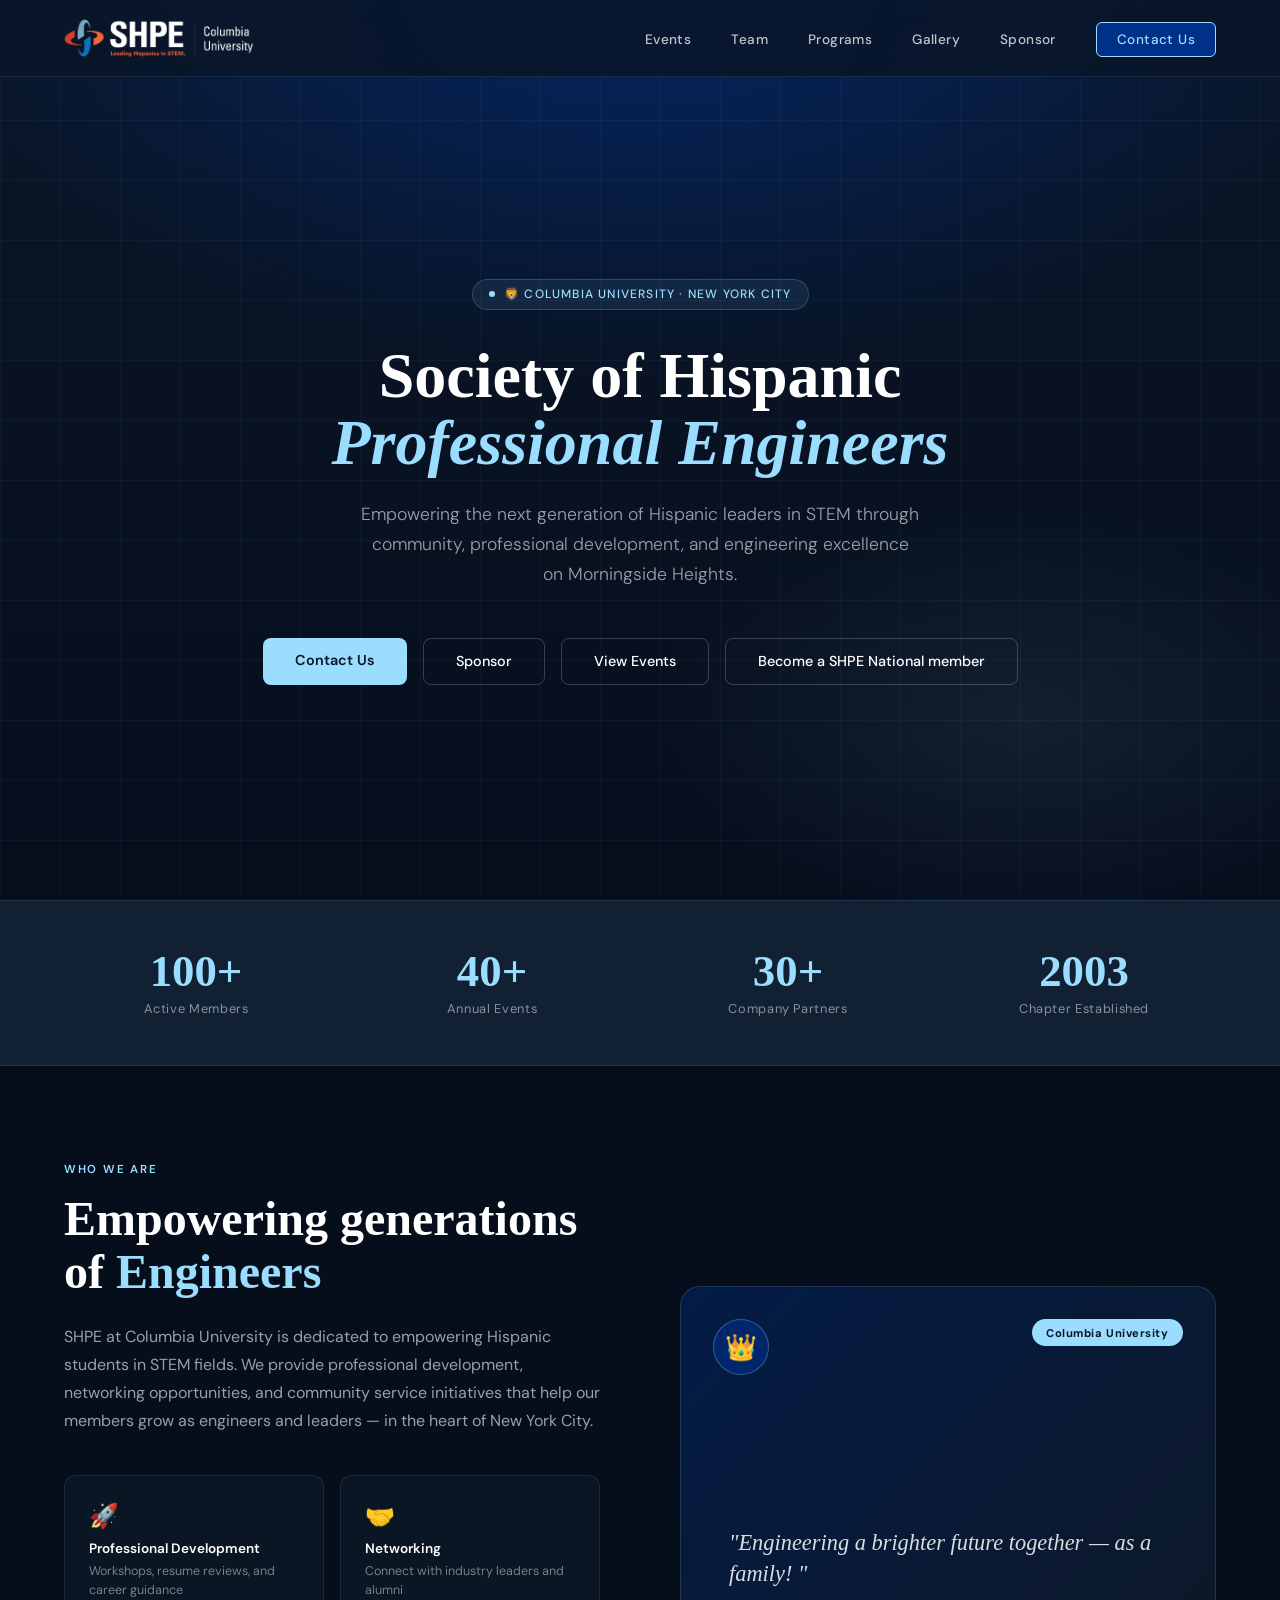
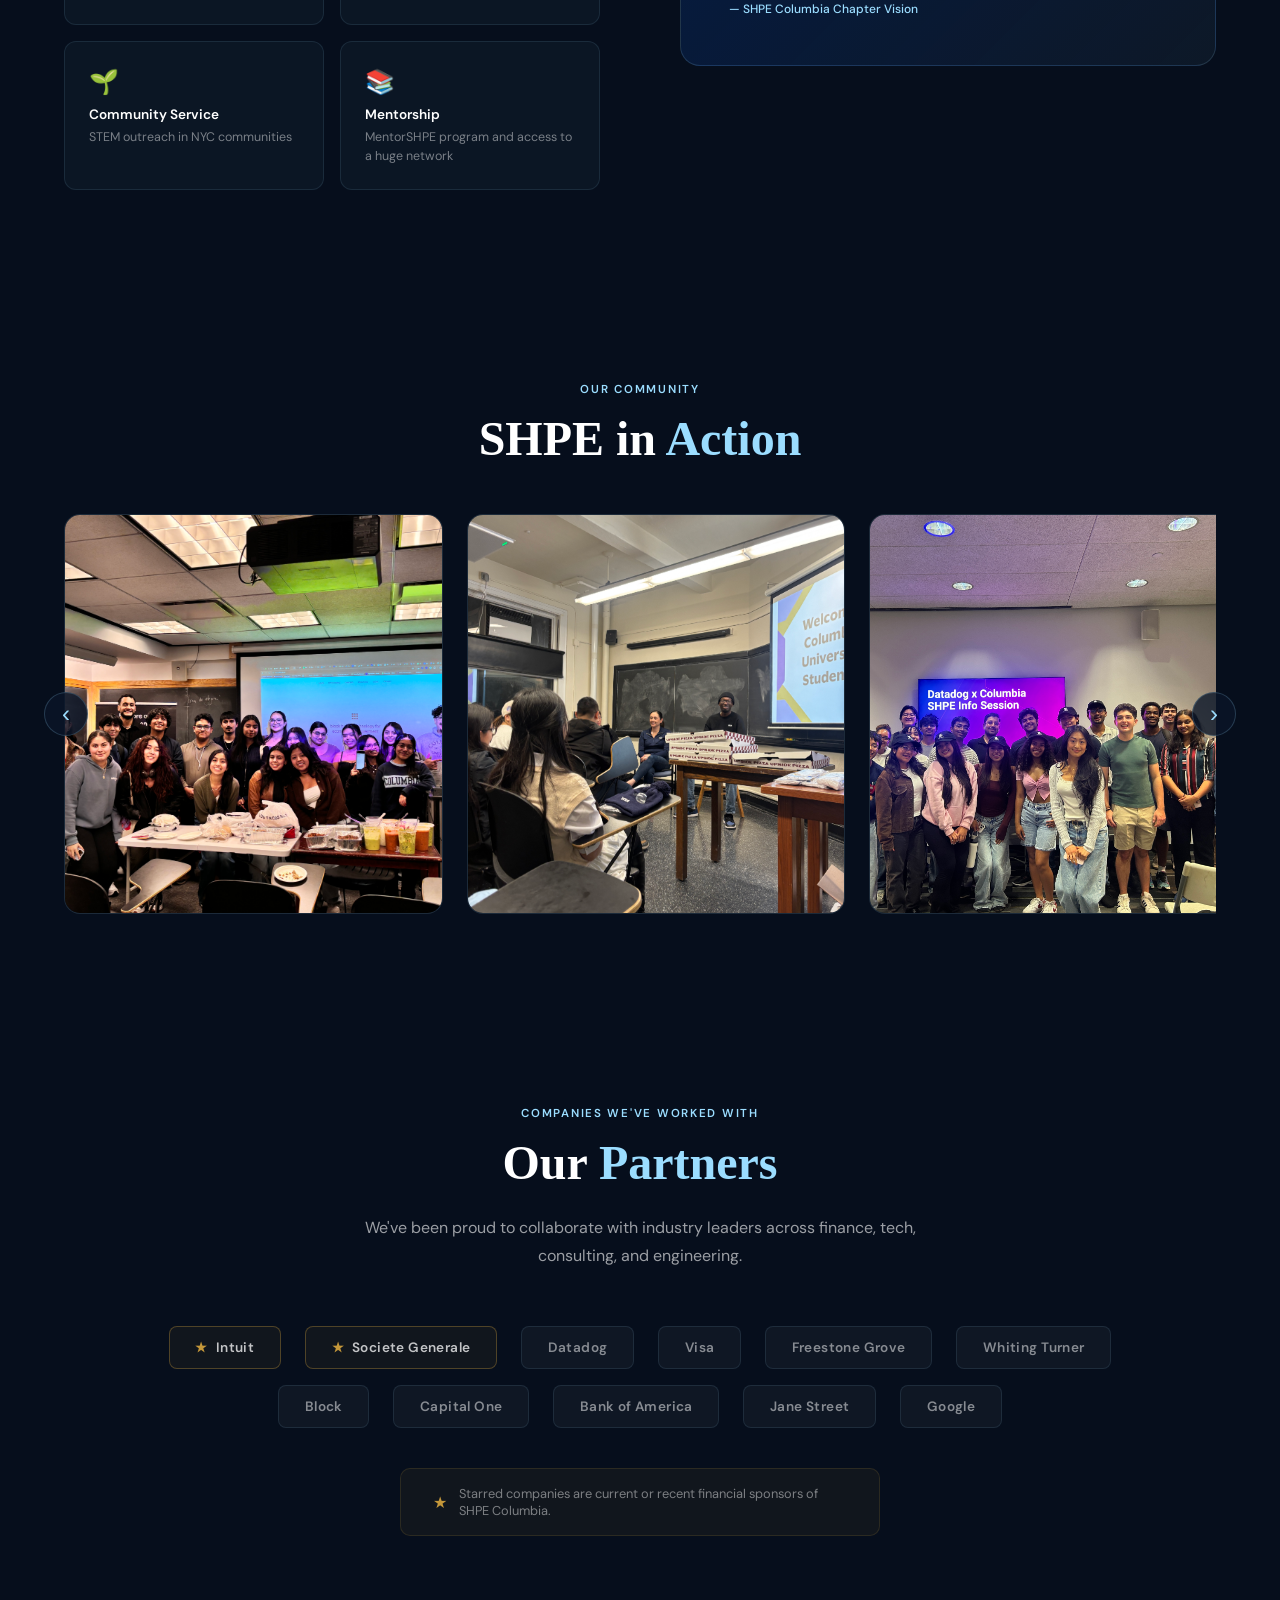
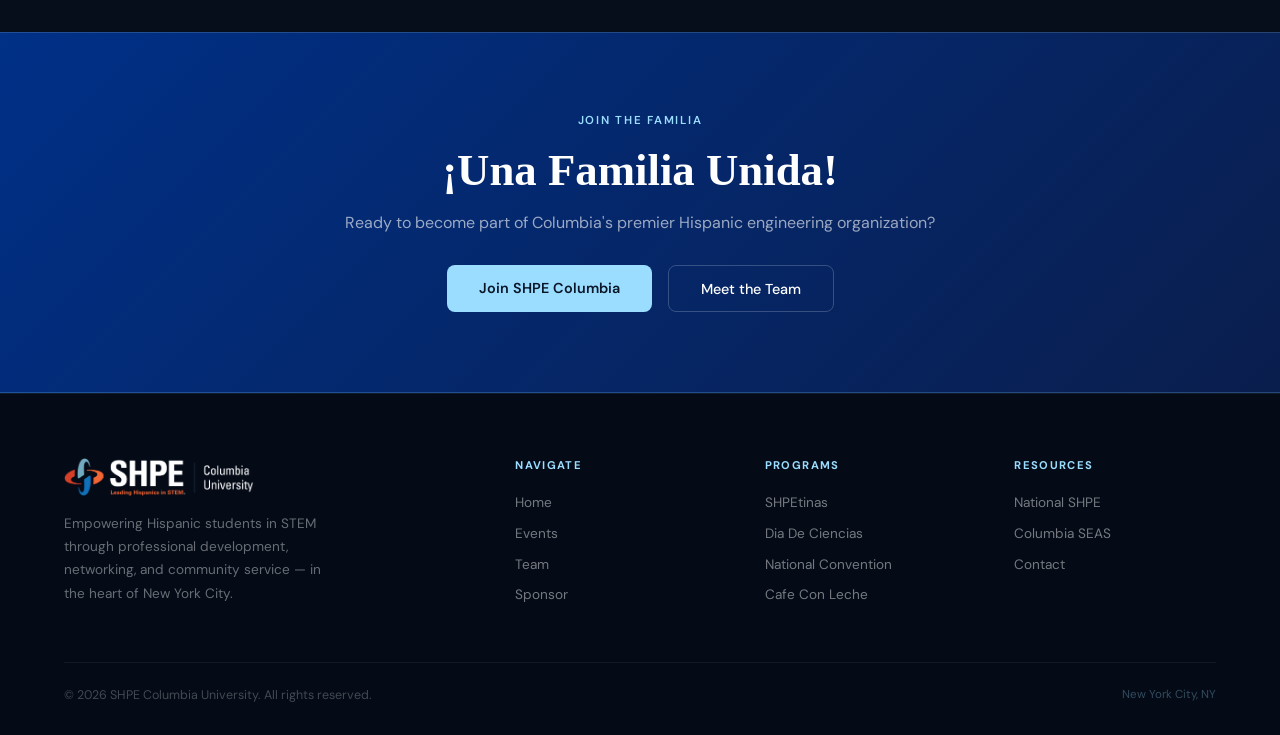
<file: index.html>
<!-- INDEX.HTML -- HOMEPAGE -->
<!-- As a reminder, make sure to comment sections and minimize commented out sections to avoid clutter & mess. -->

 <!-- This section is on every html file. It connects different files together and sets up the structure. Ensure the css files correspond to this html file. -->
<!DOCTYPE html>
<html lang="en">
<head>
  <meta charset="UTF-8" />
  <meta name="viewport" content="width=device-width, initial-scale=1.0"/>
  <title>SHPE Columbia University</title>
  <link rel="preconnect" href="https://fonts.googleapis.com"/>
  <link href="https://fonts.googleapis.com/css2?family=Playfair+Display:ital,wght@0,400;0,700;0,900;1,400&family=DM+Sans:wght@300;400;500;600&family=DM+Mono:wght@400;500&display=swap" rel="stylesheet"/>
  <link rel="stylesheet" href="Styling/index.css">
  <link rel="stylesheet" href="Styling/navigation.css">
  <link rel="stylesheet" href="Styling/footer.css">
</head>
<body>

<!-- This section is for the NAVIGATION BAR. As of now (5/3/26), you will need to make changes to EVERY file to update something on the navigation bar. -->
<nav>
  <a href="index.html" class="nav-logo">
     <img src="Logos/WhiteandColor.png" class="nav-logo-icon"/>
  </a>

  <!-- Hamburger (Shown when the screen shrinks) -->
  <div class="hamburger" id="hamburger">
    <span></span>
    <span></span>
    <span></span>
  </div>

  <!-- If you want to add a new tab, edit this and make sure to create the new .html file for it to head to. -->
  <ul class="nav-links" id="navLinks">
    <li><a href="events.html">Events</a></li>
    <li><a href="team.html">Team</a></li>
    <li><a href="programs.html">Programs</a></li>
    <li><a href="gallery.html">Gallery</a></li>
    <li><a href="sponsorship.html">Sponsor</a></li>
    <li><a href="contact.html" class="nav-cta">Contact Us</a></li>
  </ul>
</nav>

<!-- This section is the HERO section. It is basically what you see the top of this html page. -->
<section class="hero">
  <div class="hero-bg"></div>
  <div class="hero-grid"></div>
  <div class="hero-content">
    <div class="hero-eyebrow"><span></span> 🦁 Columbia University · New York City</div>
    <h1 class="hero-title">Society of Hispanic<br/><em>Professional Engineers</em></h1>
    <p class="hero-sub">Empowering the next generation of Hispanic leaders in STEM through community, professional development, and engineering excellence on Morningside Heights.</p>
    <div class="hero-btns">
      <a href="contact.html" class="btn-primary">Contact Us</a>
      <a href="sponsorship.html" class="btn-outline">Sponsor</a>
      <a href="events.html" class="btn-outline">View Events</a>
      <a href="https://shpe.org/membership/become-a-member/" class="btn-outline">Become a SHPE National member</a>
    </div>
  </div>
</section>

<!-- This section is the stats section, separating the Hero section and the About section -->
<div class="stats-strip">
  <div><div class="stat-num">100+</div><div class="stat-label">Active Members</div></div>
  <div><div class="stat-num">40+</div><div class="stat-label">Annual Events</div></div>
  <div><div class="stat-num">30+</div><div class="stat-label">Company Partners</div></div>
  <div><div class="stat-num">2003</div><div class="stat-label">Chapter Established</div></div>
</div>

<!-- This section is the ABOUT section, separating the Hero section and the About section -->
<section class="about">
  <div class="about-inner">
    <div>
      <div class="section-eyebrow">Who We Are</div>
      <h2 class="section-title">Empowering generations of <span> Engineers</span></h2>
      <p class="section-body">SHPE at Columbia University is dedicated to empowering Hispanic students in STEM fields. We provide professional development, networking opportunities, and community service initiatives that help our members grow as engineers and leaders — in the heart of New York City.</p>
      <div class="pillars">
        <div class="pillar">
          <div class="pillar-icon">🚀</div>
          <h4>Professional Development</h4>
          <p>Workshops, resume reviews, and career guidance</p>
        </div>
        <div class="pillar">
          <div class="pillar-icon">🤝</div>
          <h4>Networking</h4>
          <p>Connect with industry leaders and alumni</p>
        </div>
        <div class="pillar">
          <div class="pillar-icon">🌱</div>
          <h4>Community Service</h4>
          <p>STEM outreach in NYC communities</p>
        </div>
        <div class="pillar">
          <div class="pillar-icon">📚</div>
          <h4>Mentorship</h4>
          <p>MentorSHPE program and access to a huge network</p>
        </div>
      </div>
    </div>
    <div class="about-visual">
      <div class="columbia-crown">👑</div>
      <div class="about-visual-badge">Columbia University</div>
      <div class="about-visual-quote">"Engineering a brighter future together — as a family! "</div>
      <div class="about-visual-attr">— SHPE Columbia Chapter Vision</div>
    </div>
  </div>
</section>

<!-- THIS SECTION WAS COMMENTED OUT TO AVOID CLUTTER. BUT IF TECH CHAIR LIKES IT, FEEL FREE TO ADD. OR JUST DELETE OVERALL. MAKE SURE TO MODIFY CSS AS WELL.  -->
<!-- ***PROGRAMS PREVIEW EXAMPLE U CAN USE......***
<section class="programs">
  <div class="programs-inner">
    <div class="programs-header">
      <div class="section-eyebrow">What We Offer</div>
      <h2 class="section-title">Programs & <span>Initiatives</span></h2>
    </div>
    <div class="programs-grid">
      <a href="programs.html" class="program-card">
        <div class="card-tag">Conference</div>
        <div class="card-icon">🏆</div>
        <div class="card-title">National Convention</div>
        <p class="card-body">Join thousands of Hispanic STEM leaders at the largest national gathering, with workshops, career fairs, and celebrations.</p>
        <div class="card-arrow">Learn More →</div>
      </a>
      <a href="programs.html" class="program-card">
        <div class="card-tag">Women in STEM</div>
        <div class="card-icon">🎀</div>
        <div class="card-title">SHPEtinas</div>
        <p class="card-body">A dedicated space empowering Latina women in engineering through mentorship, workshops, and a supportive sisterhood.</p>
        <div class="card-arrow">Learn More →</div>
      </a>
      <a href="programs.html" class="program-card">
        <div class="card-tag">Outreach</div>
        <div class="card-icon">🏙️</div>
        <div class="card-title">Día de Ciencias</div>
        <p class="card-body">Partnering with local high schools to inspire the next generation of Latino engineers through hands-on STEM workshops.</p>
        <div class="card-arrow">Learn More →</div>
      </a>
      <a href="programs.html" class="program-card">
        <div class="card-tag">Academic</div>
        <div class="card-icon">📖</div>
        <div class="card-title">MentorSHPE Program</div>
        <p class="card-body">Pairing underclassmen with upperclassmen and alumni mentors for guidance on academics, research, and career paths.</p>
        <div class="card-arrow">Learn More →</div>
      </a>
       <a href="programs.html" class="program-card">
        <div class="card-tag">Networking</div>
        <div class="card-icon">📄</div>
        <div class="card-title">Café con Leche</div>
        <p class="card-body">Welcoming NYC professionals from all industries to network with current students. Event is in collaboration with LPEN. </p>
        <div class="card-arrow">Learn More →</div>
      </a>
      </a>
       <a href="programs.html" class="program-card">
        <div class="card-tag">Networking</div>
        <div class="card-icon">📄</div>
        <div class="card-title">SHPE Chapter Mixers</div>
        <p class="card-body">Connecting SHPE chapters in NYC together to encourage community, resilience, and support. </p>
        <div class="card-arrow">Learn More →</div>
      </a>
    </div>
  </div>
</section>
-->

<!-- ***EVENTS PREVIEW EXAMPLE U CAN USE......***
<section class="events-preview">
  <div class="events-inner">
    <div class="events-header">
      <div>
        <div class="section-eyebrow">Upcoming</div>
        <h2 class="section-title">Events & <span>Gatherings</span></h2>
      </div>
      <a href="events.html" class="btn-outline">All Events →</a>
    </div>
    <div class="events-grid">
      <div class="event-card">
        <div class="event-card-img">
          🎉
          <div class="event-date"><div class="month">Nov</div><div class="day">15</div></div>
        </div>
        <div class="event-card-body">
          <div class="event-type">Flagship · Gala</div>
          <div class="event-name">Annual SHPE Columbia Gala 2025</div>
          <div class="event-meta">Low Library · Columbia University · 6:00 PM</div>
        </div>
      </div>
      <div class="event-card small">
        <div class="event-card-img">🌐
          <div class="event-date"><div class="month">Oct</div><div class="day">28</div></div>
        </div>
        <div class="event-card-body">
          <div class="event-type">Workshop</div>
          <div class="event-name">Tech Industry Panel</div>
          <div class="event-meta">Mudd Hall · 5 PM</div>
        </div>
      </div>
      <div class="event-card small">
        <div class="event-card-img">🤝
          <div class="event-date"><div class="month">Sep</div><div class="day">20</div></div>
        </div>
        <div class="event-card-body">
          <div class="event-type">Social</div>
          <div class="event-name">Fall Welcome Social</div>
          <div class="event-meta">Hartley Lounge · 7 PM</div>
        </div>
      </div>
    </div>
  </div>
</section>
-->

<!-- This section is the GALLERY section. To add more pictures, just duplicate the gallery card line and reference images in the CommunityImages folder.  -->
<section class="gallery">
  <div class="gallery-inner">
    <div class="gallery-header">
      <div class="section-eyebrow">Our Community</div>
      <h2 class="section-title">SHPE in <span>Action</span></h2>
    </div>

    <div class="gallery-carousel">
  
        <button class="gallery-btn left" onclick="moveSlide(-1)">‹</button>

        <div class="gallery-viewport">
            <div class="gallery-track" id="galleryTrack">

                <div class="gallery-card"><img src="CommunityImages/Image1.jpeg" /></div>
                <div class="gallery-card"><img src="CommunityImages/Image2.JPG" /></div>
                <div class="gallery-card"><img src="CommunityImages/Image3.JPG" /></div>
                <div class="gallery-card"><img src="CommunityImages/Image4.JPG" /></div>
                <div class="gallery-card"><img src="CommunityImages/Image5.png" /></div>
                <div class="gallery-card"><img src="CommunityImages/Image6.png" /></div>
                <div class="gallery-card"><img src="CommunityImages/Image7.png" /></div>
                <div class="gallery-card"><img src="CommunityImages/Image8.png" /></div>
                <div class="gallery-card"><img src="CommunityImages/Image9.png" /></div>

            </div>
        </div>

    <button class="gallery-btn right" onclick="moveSlide(1)">›</button>

    </div>
  </div>
</section>

<!-- This section is the SPONSOR section. Make sure to differentiate our current sponsors from companies we've worked with. -->
<section class="sponsors-section" id="past-sponsors">
  <div class="sponsors-inner">
    <div class="sponsors-header">
      <div class="section-eyebrow">Companies We've Worked With</div>
      <h2 class="section-title">Our <span>Partners</span></h2>
      <p class="section-body" style="margin:0 auto;text-align:center;">We've been proud to collaborate with industry leaders across finance, tech, consulting, and engineering.</p>
    </div>

    <div class="sponsors-showcase">
      <div class="sponsor-chip featured">
        <span class="sponsor-star">★</span> Intuit
      </div>
      <div class="sponsor-chip featured">
        <span class="sponsor-star">★</span> Societe Generale
      </div>
      <div class="sponsor-chip">Datadog</div>
      <div class="sponsor-chip">Visa</div>
      <div class="sponsor-chip">Freestone Grove</div>
      <div class="sponsor-chip">Whiting Turner</div>
      <div class="sponsor-chip">Block</div>
      <div class="sponsor-chip">Capital One</div>
      <div class="sponsor-chip">Bank of America</div>
      <div class="sponsor-chip">Jane Street</div>
      <div class="sponsor-chip">Google</div>
    </div>

    <div class="sponsors-note">
      <div class="note-icon">★</div>
      <p>Starred companies are current or recent financial sponsors of SHPE Columbia.</p>
    </div>
  </div>
</section>

<!-- This section is the CTA section. -->
<div class="cta-banner">
  <div class="section-eyebrow">Join the Familia</div>
  <h2>¡Una Familia Unida!</h2>
  <p>Ready to become part of Columbia's premier Hispanic engineering organization?</p>
  <div class="hero-btns">
    <a href="contact.html" class="btn-primary">Join SHPE Columbia</a>
    <a href="team.html" class="btn-outline">Meet the Team</a>
  </div>
</div>

<!-- This section is for the FOOTER. As of now (5/3/26), you will need to make changes to EVERY file with the footer to update something on the footer. -->
<footer>
  <div class="footer-top">
    <div class="footer-brand">
      <div class="nav-logo">
        <img src="Logos/WhiteandColor.png" class="nav-logo-icon"/>
      </div>
      <p>Empowering Hispanic students in STEM through professional development, networking, and community service — in the heart of New York City.</p>
    </div>
    <div class="footer-col">
      <h5>Navigate</h5>
      <ul>
        <li><a href="index.html">Home</a></li>
        <li><a href="events.html">Events</a></li>
        <li><a href="team.html">Team</a></li>
         <li><a href="sponsorship.html">Sponsor</a></li>
      </ul>
    </div>
    <div class="footer-col">
      <h5>Programs</h5>
      <ul>
        <li><a href="programs.html">SHPEtinas</a></li>
        <li><a href="programs.html">Dia De Ciencias</a></li>
        <li><a href="programs.html">National Convention</a></li>
        <li><a href="programs.html">Cafe Con Leche</a></li>
      </ul>
    </div>
    <div class="footer-col">
      <h5>Resources</h5>
      <ul>
        <li><a href="https://www.shpe.org" target="_blank">National SHPE</a></li>
        <li><a href="https://engineering.columbia.edu" target="_blank">Columbia SEAS</a></li>
        <li><a href="contact.html">Contact</a></li>
      </ul>
    </div>
  </div>
  <div class="footer-bottom">
    <p>© 2026 SHPE Columbia University. All rights reserved.</p>
    <p style="color:rgba(155,221,255,0.3);font-size:0.72rem;">New York City, NY</p>
  </div>
</footer>
<!-- Always make sure to connect js files if they need it here. -->
    <script src="Scripts/index.js"></script>
    <script src="Scripts/navigation.js"></script>
</body>
</html>
</file>
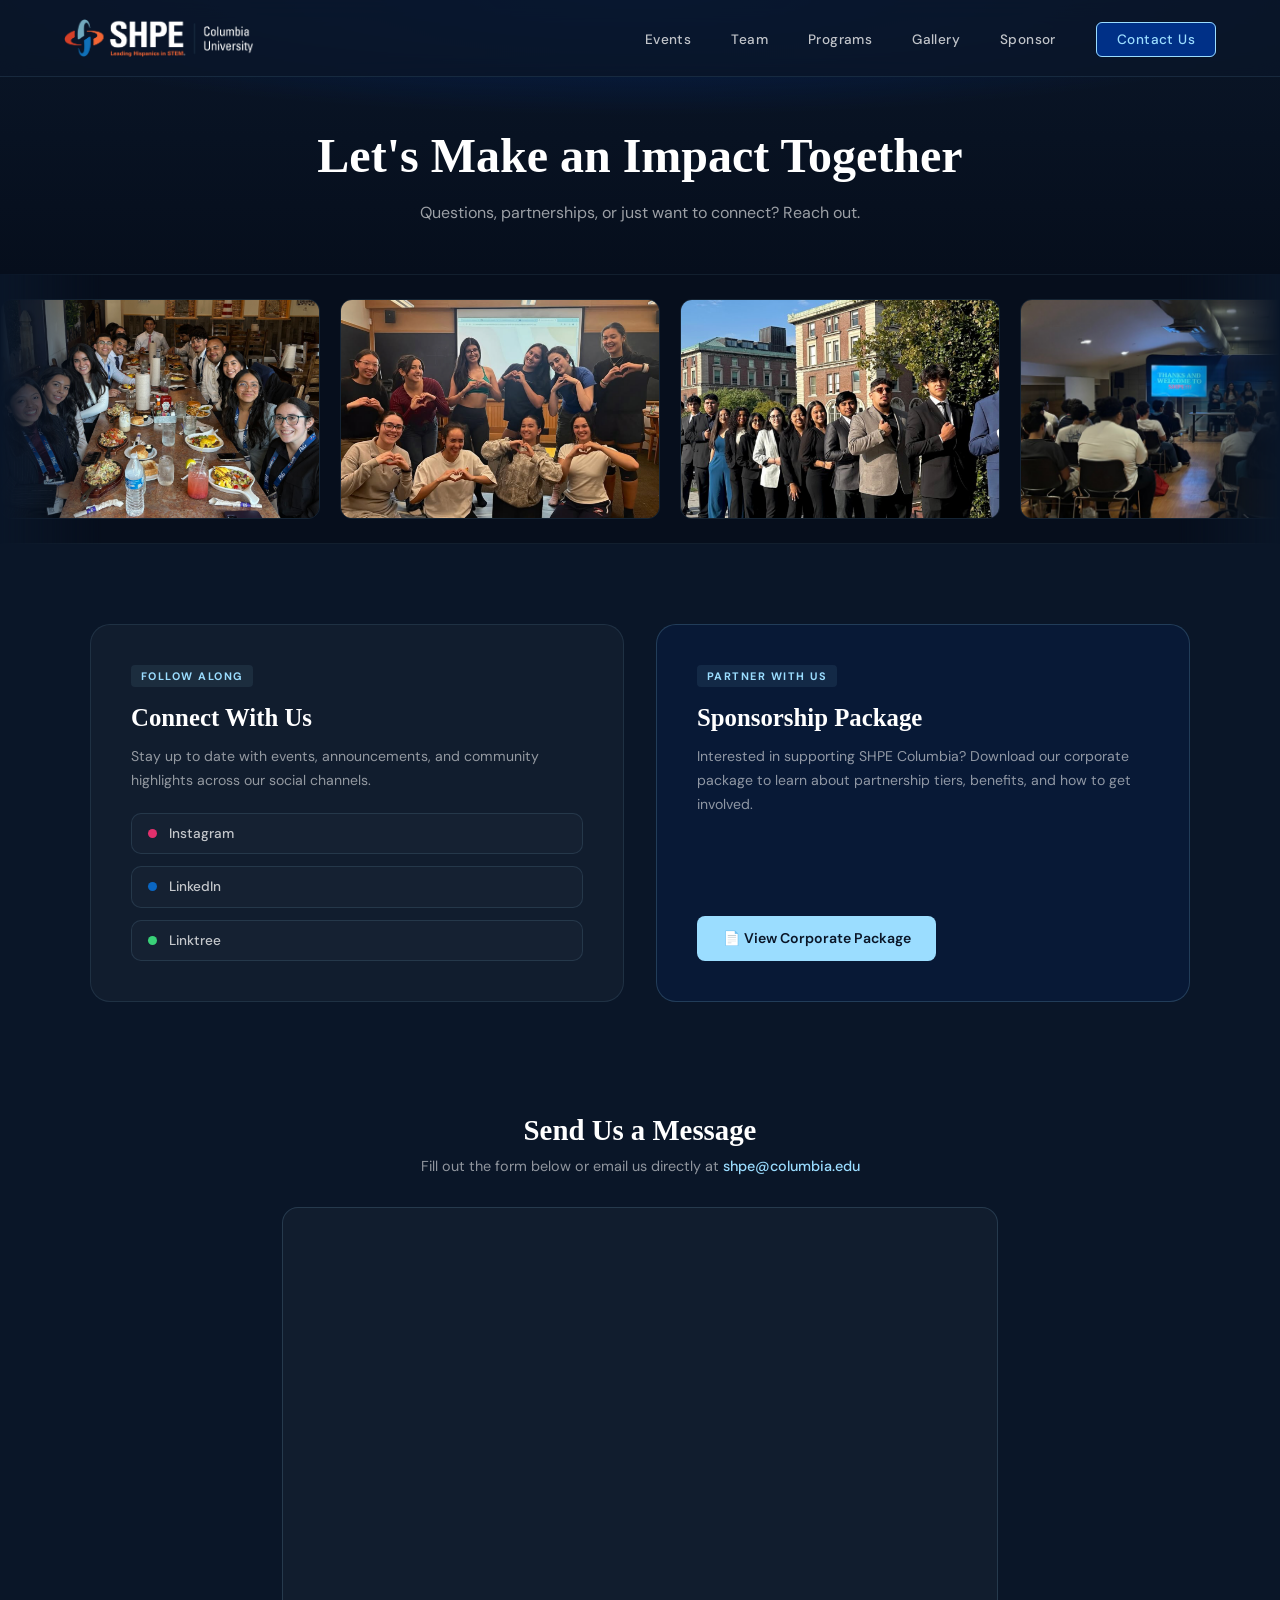
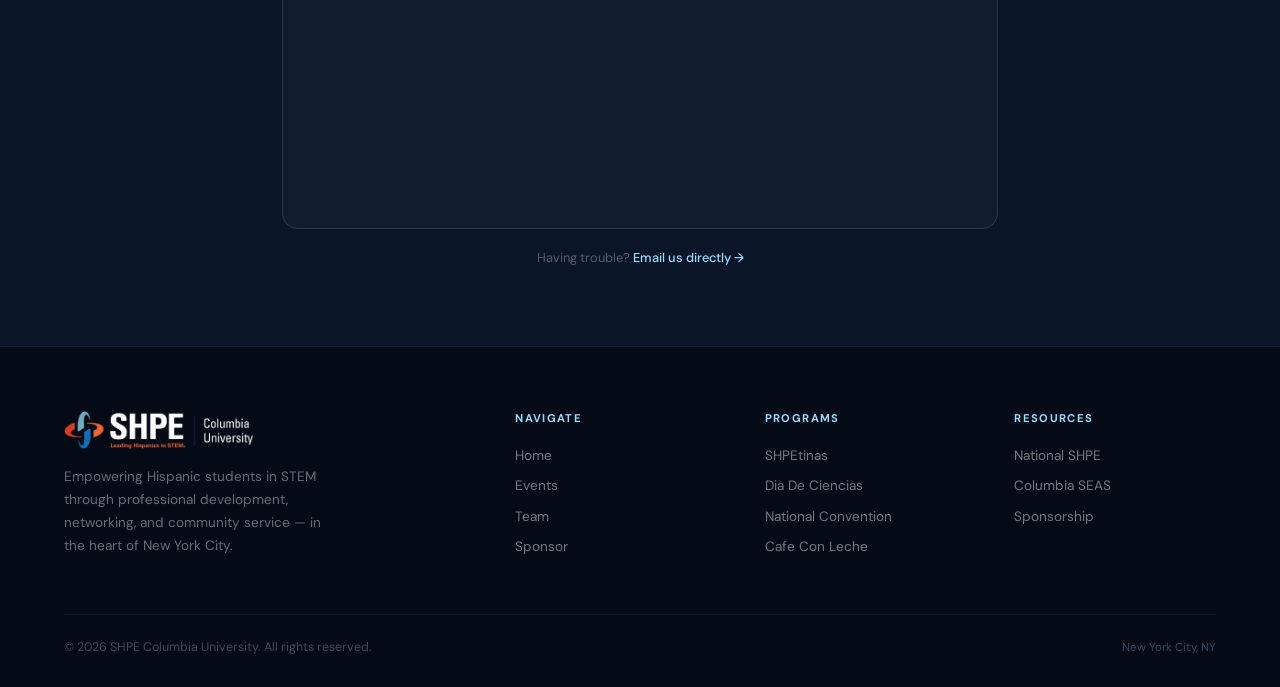
<file: contact.html>
<!-- CONTACT.HTML -- Contact us form -->
<!-- As a reminder, make sure to comment sections and minimize commented out sections to avoid clutter & mess. -->

 <!-- This section is on every html file. It connects different files together and sets up the structure. Ensure the css files correspond to this html file. -->
<!DOCTYPE html>
<html lang="en">
<head>
  <meta charset="UTF-8" />
  <meta name="viewport" content="width=device-width, initial-scale=1.0"/>
  <title>Contact | SHPE Columbia</title>

  <link rel="preconnect" href="https://fonts.googleapis.com"/>
  <link href="https://fonts.googleapis.com/css2?family=Playfair+Display:wght@400;700;900&family=DM+Sans:wght@300;400;500;600&display=swap" rel="stylesheet"/>
  <link rel="stylesheet" href="Styling/contact.css">
  <link rel="stylesheet" href="Styling/navigation.css">
  <link rel="stylesheet" href="Styling/footer.css">
</head>

<body>

<!-- This section is for the NAVIGATION BAR. As of now (5/3/26), you will need to make changes to EVERY file to update something on the navigation bar. -->
<nav>
  <a href="index.html" class="nav-logo">
     <img src="Logos/WhiteandColor.png" class="nav-logo-icon"/>
  </a>

  <!-- Hamburger (Shown when the screen shrinks) -->
  <div class="hamburger" id="hamburger">
    <span></span>
    <span></span>
    <span></span>
  </div>

  <!-- If you want to add a new tab, edit this and make sure to create the new .html file for it to head to. -->
  <ul class="nav-links" id="navLinks">
    <li><a href="events.html">Events</a></li>
    <li><a href="team.html">Team</a></li>
    <li><a href="programs.html">Programs</a></li>
    <li><a href="gallery.html">Gallery</a></li>
    <li><a href="sponsorship.html">Sponsor</a></li>
    <li><a href="contact.html" class="nav-cta">Contact Us</a></li>
  </ul>
</nav>

<!-- This section is the HERO section. It is basically what you see the top of every html page. -->
<section class="hero">
  <h1 class="hero-title">Let's Make an Impact Together</h1>
  <p class="hero-sub">Questions, partnerships, or just want to connect? Reach out.</p>
</section>

<!-- This section is for the SLIDESHOW. It automatically scrolls right now. -->
<section class="slideshow-section">
  <div class="slideshow-track" id="slideshowTrack">
    <!--
      Add images you want to 
    -->
    <img src="ContactUsImages/Image1.png" alt="SHPE community" />
    <img src="ContactUsImages/Image2.png"  alt="SHPE community" />
    <img src="ContactUsImages/Image3.png"  alt="SHPE community" />
    <img src="ContactUsImages/Image4.png"  alt="SHPE community" />
    <img src="ContactUsImages/Image5.png"  alt="SHPE community" />
    <img src="ContactUsImages/Image6.png"  alt="SHPE community" />
    <!-- Duplicate set for loop -->
    <img src="ContactUsImages/Image1.png" alt="SHPE community" />
    <img src="ContactUsImages/Image2.png"  alt="SHPE community" />
    <img src="ContactUsImages/Image3.png"  alt="SHPE community" />
    <img src="ContactUsImages/Image4.png"  alt="SHPE community" />
    <img src="ContactUsImages/Image5.png"  alt="SHPE community" />
    <img src="ContactUsImages/Image6.png"  alt="SHPE community" />
  </div>
</section>

<!-- This section is for the SOCIALS and CORPORATE PACKAGE. -->
<section class="cards-section">
  <div class="cards-inner">

    <!-- Connect With Us -->
    <div class="info-card">
      <div class="card-eyebrow">Follow Along</div>
      <h2 class="card-title">Connect With Us</h2>
      <p class="card-body">Stay up to date with events, announcements, and community highlights across our social channels.</p>
      <div class="social-links">
        <a href="https://www.instagram.com/columbia_shpe/" target="_blank">
          <span class="social-dot ig"></span> Instagram
        </a>
        <a href="https://www.linkedin.com/company/society-of-hispanic-professional-engineers-columbia-university-chapter/posts/?feedView=all" target="_blank">
          <span class="social-dot li"></span> LinkedIn
        </a>
        <a href="https://linktr.ee/columbiashpe" target="_blank">
          <span class="social-dot lt"></span> Linktree
        </a>
      </div>
    </div>

    <!-- Corporate Package -->
    <div class="info-card info-card--accent">
      <div class="card-eyebrow">Partner With Us</div>
      <h2 class="card-title">Sponsorship Package</h2>
      <p class="card-body">Interested in supporting SHPE Columbia? Download our corporate package to learn about partnership tiers, benefits, and how to get involved.</p>
      <a href="Documents/2025-2026-Sponsorship.pdf" class="pdf-link" target="_blank">
        📄 View Corporate Package
      </a>
    </div>

  </div>
</section>

<!-- This is for the GOOGLE FORM. Ownership will need to be transferred. Consider using an external software to make our own Contact Form on site! -->
<section class="contact-section">
  <div class="form-header">
    <h2>Send Us a Message</h2>
    <p>Fill out the form below or email us directly at
      <a href="mailto:shpe@columbia.edu">shpe@columbia.edu</a>
    </p>
  </div>

  <div class="form-embed-wrapper">
    <iframe
      src="https://docs.google.com/forms/d/e/1FAIpQLScVILcCZmbuZE12yxASusnEpkU-gytqft62sBJ-Y45WuFKWkA/viewform?embedded=true" 
      class="google-form-embed"
      frameborder="0"
      marginheight="0"
      marginwidth="0"
      title="SHPE Columbia Contact Form"
    >
      Loading…
    </iframe>
  </div>

  <p class="form-fallback">
    Having trouble? <a href="mailto:shpe@columbia.edu">Email us directly →</a>
  </p>
</section>

<!-- This section is for the FOOTER. As of now (5/3/26), you will need to make changes to EVERY file with the footer to update something on the footer. -->
<footer>
  <div class="footer-top">
    <div class="footer-brand">
      <div class="nav-logo">
        <img src="Logos/WhiteandColor.png" class="nav-logo-icon"/>
      </div>
      <p>Empowering Hispanic students in STEM through professional development, networking, and community service — in the heart of New York City.</p>
    </div>
    <div class="footer-col">
      <h5>Navigate</h5>
      <ul>
        <li><a href="index.html">Home</a></li>
        <li><a href="events.html">Events</a></li>
        <li><a href="team.html">Team</a></li>
        <li><a href="sponsorship.html">Sponsor</a></li>
      </ul>
    </div>
    <div class="footer-col">
      <h5>Programs</h5>
      <ul>
        <li><a href="programs.html">SHPEtinas</a></li>
        <li><a href="programs.html">Dia De Ciencias</a></li>
        <li><a href="programs.html">National Convention</a></li>
        <li><a href="programs.html">Cafe Con Leche</a></li>
      </ul>
    </div>
    <div class="footer-col">
      <h5>Resources</h5>
      <ul>
        <li><a href="https://www.shpe.org" target="_blank">National SHPE</a></li>
        <li><a href="https://engineering.columbia.edu" target="_blank">Columbia SEAS</a></li>
        <li><a href="contact.html">Sponsorship</a></li>
      </ul>
    </div>
  </div>
  <div class="footer-bottom">
    <p>© 2026 SHPE Columbia University. All rights reserved.</p>
    <p style="color:rgba(155,221,255,0.3);font-size:0.72rem;">New York City, NY</p>
  </div>
</footer>

<script src="Scripts/navigation.js"></script>

</body>
</html>
</file>
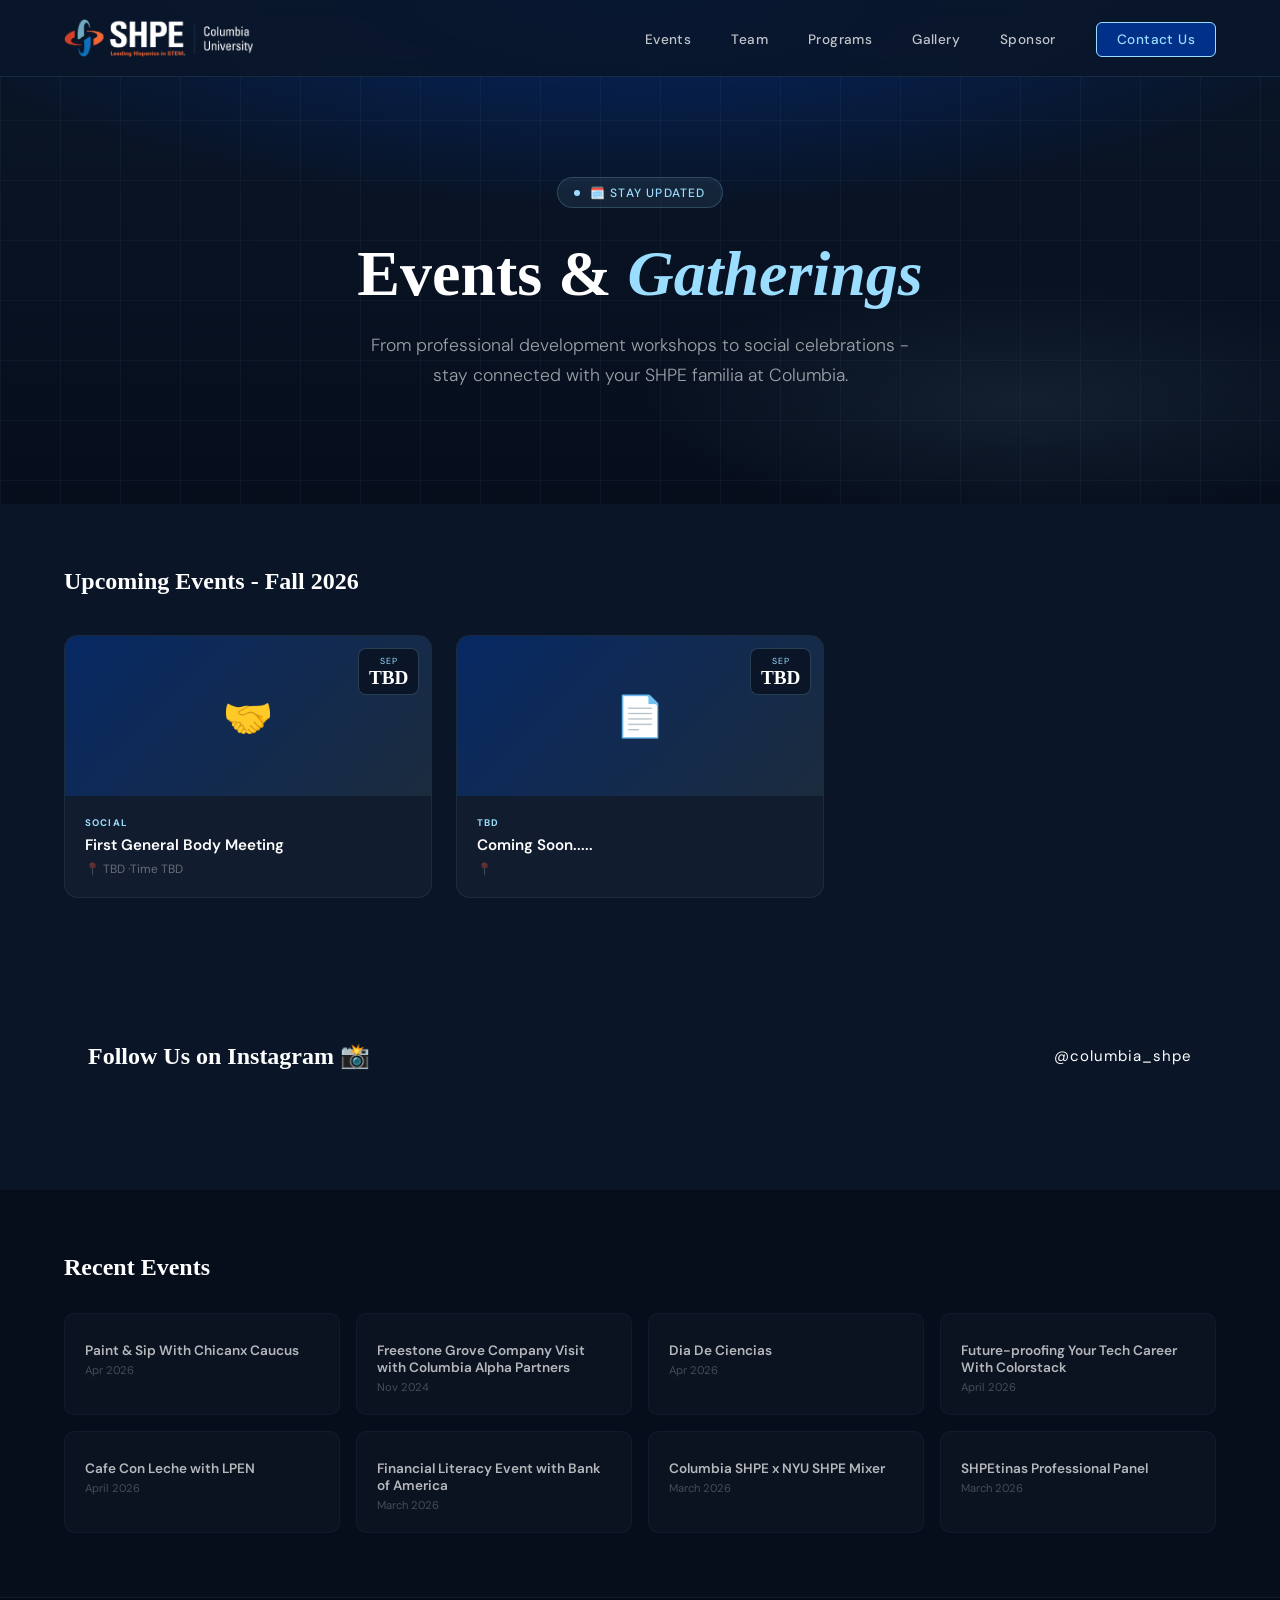
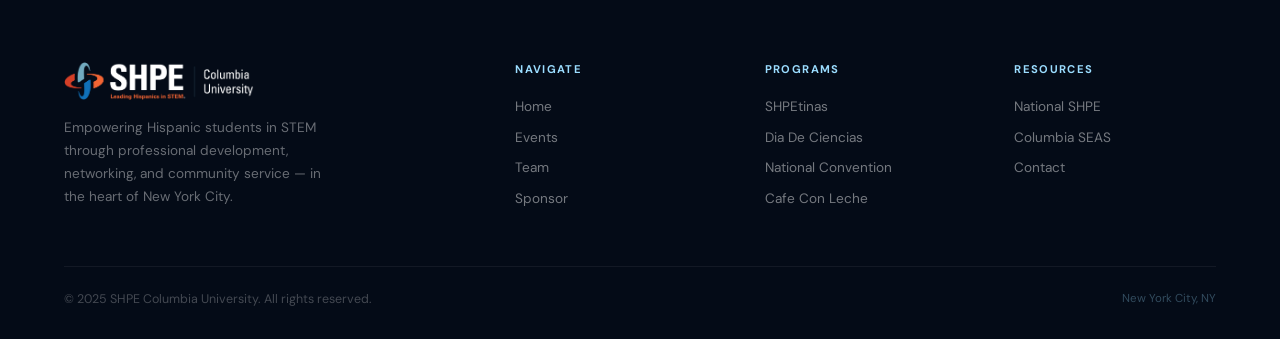
<file: events.html>
<!-- EVENTS.HTML -- PAGE WITH INFO OF EVENTS -->
<!-- As a reminder, make sure to comment sections and minimize commented out sections to avoid clutter & mess. -->

 <!-- This section is on every html file. It connects different files together and sets up the structure. Ensure the css files correspond to this html file.-->
<!DOCTYPE html>
<html lang="en">
<head>
  <meta charset="UTF-8" />
  <meta name="viewport" content="width=device-width, initial-scale=1.0"/>
  <title>Events – SHPE Columbia University</title>
  <link rel="preconnect" href="https://fonts.googleapis.com"/>
  <link href="https://fonts.googleapis.com/css2?family=Playfair+Display:ital,wght@0,400;0,700;0,900;1,400&family=DM+Sans:wght@300;400;500;600&display=swap" rel="stylesheet"/>
  <link rel="stylesheet" href="Styling/events.css?v=2">
  <link rel="stylesheet" href="Styling/navigation.css">
  <link rel="stylesheet" href="Styling/footer.css">
</head>
<body>

<!-- This section is for the NAVIGATION BAR. As of now (5/3/26), you will need to make changes to EVERY file to update something on the navigation bar. -->
<nav>
  <a href="index.html" class="nav-logo">
     <img src="Logos/WhiteandColor.png" class="nav-logo-icon"/>
  </a>

  <!-- Hamburger (Shown when the screen shrinks) -->
  <div class="hamburger" id="hamburger">
    <span></span>
    <span></span>
    <span></span>
  </div>

  <!-- If you want to add a new tab, edit this and make sure to create the new .html file for it to head to. -->
  <ul class="nav-links" id="navLinks">
    <li><a href="events.html">Events</a></li>
    <li><a href="team.html">Team</a></li>
    <li><a href="programs.html">Programs</a></li>
    <li><a href="gallery.html">Gallery</a></li>
    <li><a href="sponsorship.html">Sponsor</a></li>
    <li><a href="contact.html" class="nav-cta">Contact Us</a></li>
  </ul>
</nav>

<!-- This section is the HERO section. It is basically what you see the top of this page. -->
<section class="page-hero">
  <div class="hero-bg"></div>
  <div class="hero-grid"></div>
  <div class="page-hero-content">
    <div class="hero-eyebrow"><span></span> 🗓️ STAY UPDATED</div>
    <h1 class="hero-title">Events &amp; <em>Gatherings</em></h1>
    <p class="hero-sub">From professional development workshops to social celebrations - stay connected with your SHPE familia at Columbia.</p>
  </div>
</section>

<!--
/Feature Event Section. You can use this to countdown for National Convention or something
<div class="featured-event">
  <div class="featured-inner">
    <div class="featured-label">Featured Event</div>
    <div class="featured-card">
      <div class="featured-visual">
        🌟
        <div class="featured-badge">Flagship · 2026</div>
      </div>
      <div class="featured-content">
        <div class="event-type-tag">National Convention</div>
        <h2 class="featured-title">National SHPE Convention</h2>
        <p class="featured-desc">Join us for several days of networking, workshops, and fun.</p>
        <div class="countdown" id="countdown">
          <div class="count-box"><div class="count-num" id="cd-days">--</div><div class="count-label">Days</div></div>
          <div class="count-box"><div class="count-num" id="cd-hrs">--</div><div class="count-label">Hrs</div></div>
          <div class="count-box"><div class="count-num" id="cd-min">--</div><div class="count-label">Min</div></div>
          <div class="count-box"><div class="count-num" id="cd-sec">--</div><div class="count-label">Sec</div></div>
        </div>
        <div class="event-meta-row">
          <div class="meta-item"><span>📅</span><span> [Month][Day] 2026 · [TIME]] PM</span></div>
          <div class="meta-item"><span>📍</span><span> wherever </span></div>
          <div class="meta-item"><span>🎟️</span><span> General Admission $$$[price]</span></div>
        </div>
        <a href="contact.html" class="btn-primary">Register Now</a>
      </div>
    </div>
  </div>
</div>
-->

<!-- This section is the UPCOMING EVENTS section. As of now (5/3/26), this needs to be updated manually. Ideally, this will be changed to automatic if connected to one of our calendars once established. -->
<div class="events-section">
  <div class="events-section-inner">
    <div class="section-header">
      <h2 class="section-heading">Upcoming Events - Fall 2026</h2>
    </div>
    <div class="events-grid">

      <div class="event-card">
        <div class="event-img">🤝
          <div class="event-date-badge"><div class="badge-month">Sep</div><div class="badge-day">TBD</div></div>
        </div>
        <div class="event-body">
          <div class="ev-type">Social</div>
          <div class="ev-name">First General Body Meeting</div>
          <div class="ev-meta">📍 TBD ·Time TBD</div>
        </div>
      </div>

      <div class="event-card">
        <div class="event-img">📄
          <div class="event-date-badge"><div class="badge-month">Sep</div><div class="badge-day">TBD</div></div>
        </div>
        <div class="event-body">
          <div class="ev-type">TBD</div>
          <div class="ev-name">Coming Soon.....</div>
          <div class="ev-meta">📍</div>
        </div>
      </div>

    </div>
  </div>
</div>

<!-- This section is the INSTAGRAM WIDGET section. As of now (5/3/26), this widget is under Daniela. This should be changed. Consider changing the platform as well. -->
<div class="instagram-section">
  <div class="instagram-inner">
    <div class="section-header">
      <h2 class="section-heading">Follow Us on Instagram 📸</h2>
      <p class="section-sub">
        <a href="https://www.instagram.com/columbia_shpe/" target="_blank">@columbia_shpe</a>
      </p>
    </div>
    <div class="instagram-embed-wrapper">
      <!-- Elfsight Instagram Feed | ColumbiaSHPE -->
        <script src="https://elfsightcdn.com/platform.js" async></script>
        <div class="elfsight-app-4289514f-5c99-4eb2-a9fa-e28ac221b31d" data-elfsight-app-lazy></div>
    </div>
  </div>
</div>

<!-- This section is the RECENT EVENTS section. As of now (5/3/26), this needs to be updated manually. -->
<div class="past-events">
  <div class="past-inner">
    <div class="section-heading">Recent Events</div>
    <div class="past-grid">
      <div class="past-card"><div class="past-icon"></div><div class="past-name">Paint & Sip With Chicanx Caucus</div><div class="past-date">Apr 2026</div></div>
      <div class="past-card"><div class="past-icon"></div><div class="past-name">Freestone Grove Company Visit with Columbia Alpha Partners</div><div class="past-date">Nov 2024</div></div>
      <div class="past-card"><div class="past-icon"></div><div class="past-name">Dia De Ciencias</div><div class="past-date">Apr 2026</div></div>
      <div class="past-card"><div class="past-icon"></div><div class="past-name">Future-proofing Your Tech Career With Colorstack</div><div class="past-date">April 2026</div></div>
      <div class="past-card"><div class="past-icon"></div><div class="past-name">Cafe Con Leche with LPEN</div><div class="past-date">April 2026</div></div>
      <div class="past-card"><div class="past-icon"></div><div class="past-name">Financial Literacy Event with Bank of America</div><div class="past-date">March 2026</div></div>
      <div class="past-card"><div class="past-icon"></div><div class="past-name">Columbia SHPE x NYU SHPE Mixer</div><div class="past-date">March 2026</div></div>
      <div class="past-card"><div class="past-icon"></div><div class="past-name">SHPEtinas Professional Panel</div><div class="past-date">March 2026</div></div>
    </div>
  </div>
</div>

<!-- This section is for the FOOTER. As of now (5/3/26), you will need to make changes to EVERY file with the footer to update something on the footer. -->
<footer>
  <div class="footer-top">
    <div class="footer-brand">
      <div class="nav-logo">
        <img src="Logos/WhiteandColor.png" class="nav-logo-icon"/>
      </div>
      <p>Empowering Hispanic students in STEM through professional development, networking, and community service — in the heart of New York City.</p>
    </div>
    <div class="footer-col">
      <h5>Navigate</h5>
      <ul>
        <li><a href="index.html">Home</a></li>
        <li><a href="events.html">Events</a></li>
        <li><a href="team.html">Team</a></li>
        <li><a href="sponsorship.html">Sponsor</a></li>
      </ul>
    </div>
    <div class="footer-col">
      <h5>Programs</h5>
      <ul>
        <li><a href="programs.html">SHPEtinas</a></li>
        <li><a href="programs.html">Dia De Ciencias</a></li>
        <li><a href="programs.html">National Convention</a></li>
        <li><a href="programs.html">Cafe Con Leche</a></li>
      </ul>
    </div>
    <div class="footer-col">
      <h5>Resources</h5>
      <ul>
        <li><a href="https://www.shpe.org" target="_blank">National SHPE</a></li>
        <li><a href="https://engineering.columbia.edu" target="_blank">Columbia SEAS</a></li>
        <li><a href="contact.html">Contact</a></li>
      </ul>
    </div>
  </div>
  <div class="footer-bottom">
    <p>© 2025 SHPE Columbia University. All rights reserved.</p>
    <p style="color:rgba(155,221,255,0.3);font-size:0.72rem;">New York City, NY</p>
  </div>
</footer>

<script>

  document.querySelectorAll('.filter-btn').forEach(btn => {
    btn.addEventListener('click', () => {
      document.querySelectorAll('.filter-btn').forEach(b => b.classList.remove('active'));
      btn.classList.add('active');
    });
  });
</script>

<script src="Scripts/navigation.js"></script>
</body>
</html>
</file>
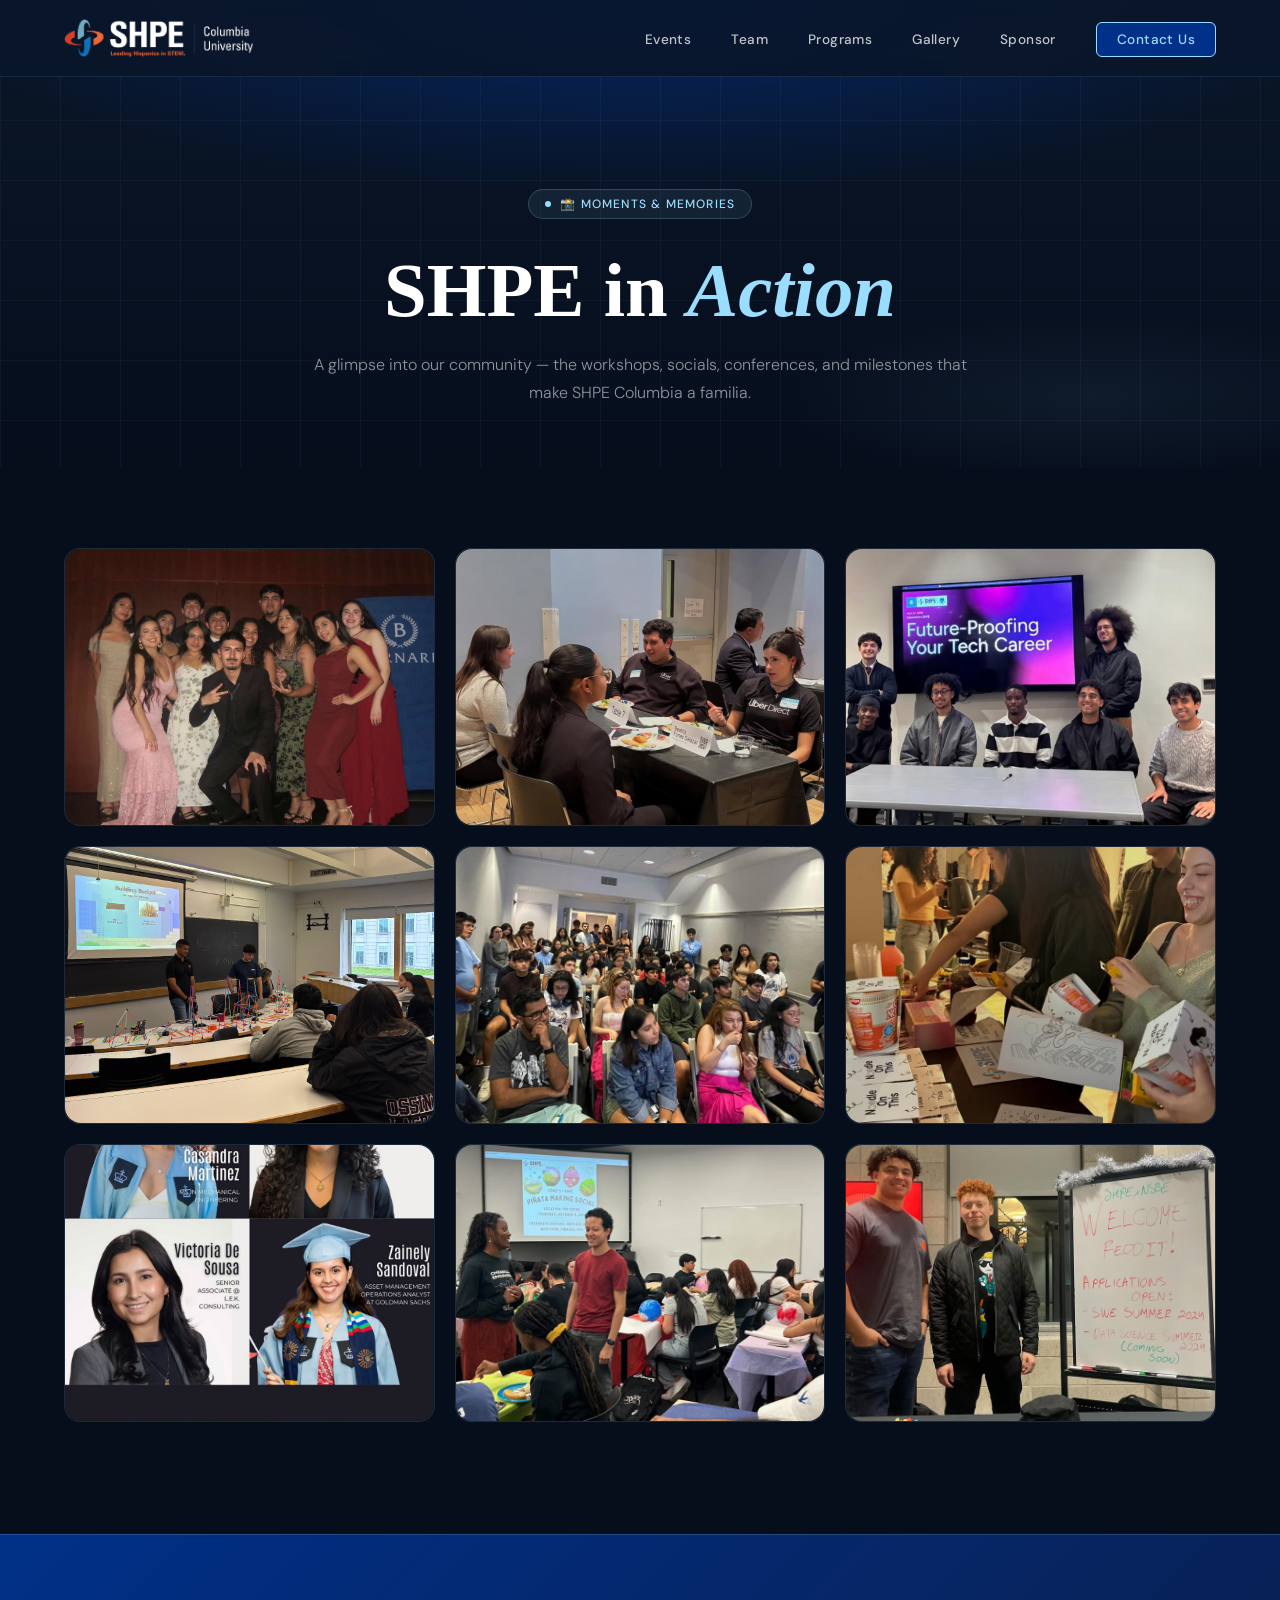
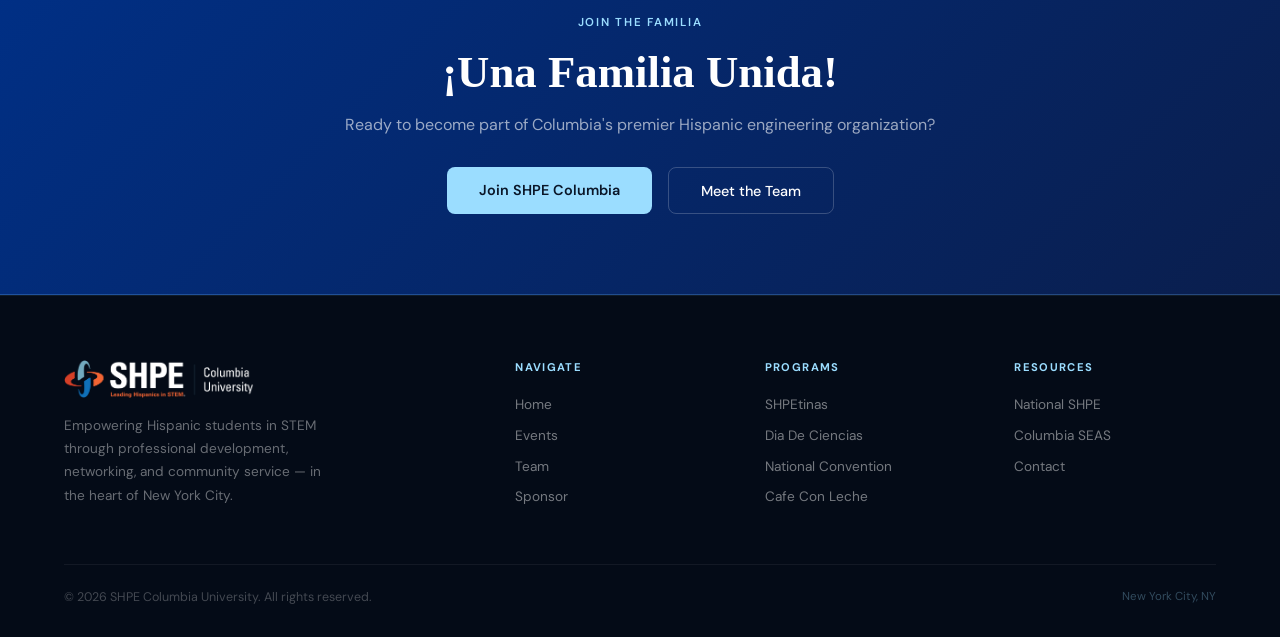
<file: gallery.html>
<!-- GALLERY.HTML -- PAGE WITH INFO OF EVENTS -->
<!-- As a reminder, make sure to comment sections and minimize commented out sections to avoid clutter & mess. -->

<!-- This section is on every html file. It connects different files together and sets up the structure. Ensure the css files correspond to this html file.-->
<!DOCTYPE html>
<html lang="en">
<head>
  <meta charset="UTF-8" />
  <meta name="viewport" content="width=device-width, initial-scale=1.0"/>
  <title>Gallery · SHPE Columbia University</title>
  <link rel="preconnect" href="https://fonts.googleapis.com"/>
  <link href="https://fonts.googleapis.com/css2?family=Playfair+Display:ital,wght@0,400;0,700;0,900;1,400&family=DM+Sans:wght@300;400;500;600&family=DM+Mono:wght@400;500&display=swap" rel="stylesheet"/>
  <link rel="stylesheet" href="Styling/navigation.css">
  <link rel="stylesheet" href="Styling/footer.css">
  <link rel="stylesheet" href="Styling/gallery.css">
</head>
<body>

<!-- This section is for the NAVIGATION BAR. As of now (5/3/26), you will need to make changes to EVERY file to update something on the navigation bar. -->
<nav>
  <a href="index.html" class="nav-logo">
     <img src="Logos/WhiteandColor.png" class="nav-logo-icon"/>
  </a>

  <!-- Hamburger (Shown when the screen shrinks) -->
  <div class="hamburger" id="hamburger">
    <span></span>
    <span></span>
    <span></span>
  </div>

  <!-- If you want to add a new tab, edit this and make sure to create the new .html file for it to head to. -->
  <ul class="nav-links" id="navLinks">
    <li><a href="events.html">Events</a></li>
    <li><a href="team.html">Team</a></li>
    <li><a href="programs.html">Programs</a></li>
    <li><a href="gallery.html">Gallery</a></li>
    <li><a href="sponsorship.html">Sponsor</a></li>
    <li><a href="contact.html" class="nav-cta">Contact Us</a></li>
  </ul>
</nav>

<!-- This section is the HERO section. It is basically what you see the top of every html page. -->
<section class="gallery-hero">
  <div class="gallery-hero-bg"></div>
  <div class="gallery-hero-grid"></div>
  <div class="gallery-hero-content">
    <div class="hero-eyebrow"><span></span> 📸 Moments & Memories</div>
    <h1 class="gallery-hero-title">SHPE in <em>Action</em></h1>
    <p class="gallery-hero-sub">A glimpse into our community — the workshops, socials, conferences, and milestones that make SHPE Columbia a familia.</p>
  </div>
</section>

<!-- This section is the GALLERY section. Duplicate the blocks of code and change text as needed. -->
<section class="gallery-section">
  <div class="gallery-grid-inner">

    <div class="photo-card fade-in" data-delay="0">
      <div class="photo-inner">
        <img src="Gallery/Award.png" alt="SHPE Award" />
        <div class="photo-overlay">
          <div class="photo-tag">Award</div>
          <p class="photo-desc">SHPE Columbia wins the "Pre-Professional Award" at the 2026 Noche De Gala.</p>
        </div>
      </div>
    </div>

    <div class="photo-card fade-in" data-delay="100">
      <div class="photo-inner">
        <img src="Gallery/Cafe426.png" alt="SHPE Event" />
        <div class="photo-overlay">
          <div class="photo-tag">Program</div>
          <p class="photo-desc">Networking and growing during Cafe Con Leche — one of our collaborative professional development sessions with NYC professionals.</p>
        </div>
      </div>
    </div>

    <div class="photo-card fade-in" data-delay="200">
      <div class="photo-inner">
        <img src="Gallery/Colorstack_426.png" alt="SHPE Event" />
        <div class="photo-overlay">
          <div class="photo-tag">Professional Development</div>
          <p class="photo-desc">Hosting a workshop and panel alongside Colorstack at Columbia to help students entering tech.</p>
        </div>
      </div>
    </div>

    <div class="photo-card fade-in" data-delay="0">
      <div class="photo-inner">
        <img src="Gallery/DiaDe.png" alt="SHPE Event" />
        <div class="photo-overlay">
          <div class="photo-tag">Program</div>
          <p class="photo-desc">The Annual SHPE Columbia Dia De Ciencias — our biggest celebration of the year, increasing awareness of engineering fields to high school students.</p>
        </div>
      </div>
    </div>

    <div class="photo-card fade-in" data-delay="100">
      <div class="photo-inner">
        <img src="Gallery/GeneralBody.png" alt="SHPE Event" />
        <div class="photo-overlay">
          <div class="photo-tag">General Body</div>
          <p class="photo-desc">Columbia SHPE members gather for the first general body meeting of the semester.</p>
        </div>
      </div>
    </div>

    <div class="photo-card fade-in" data-delay="200">
      <div class="photo-inner">
        <img src="Gallery/Notion26.png" alt="SHPE Event" />
        <div class="photo-overlay">
          <div class="photo-tag">Social</div>
          <p class="photo-desc">A study break event in collaboration with Notion.</p>
        </div>
      </div>
    </div>

    <div class="photo-card fade-in" data-delay="0">
      <div class="photo-inner">
        <img src="Gallery/Panel326.png" alt="SHPE Event" />
        <div class="photo-overlay">
          <div class="photo-tag">SHPEtinas</div>
          <p class="photo-desc">Welcoming Columbia SHPE alumni to a panel, discussing experiences as women in STEM.</p>
        </div>
      </div>
    </div>

    <div class="photo-card fade-in" data-delay="100">
      <div class="photo-inner">
        <img src="Gallery/Pinata.png" alt="SHPE Event" />
        <div class="photo-overlay">
          <div class="photo-tag">Social</div>
          <p class="photo-desc">Making piñatas alongside CORE^2.</p>
        </div>
      </div>
    </div>

    <div class="photo-card fade-in" data-delay="200">
      <div class="photo-inner">
        <img src="Gallery/RedditVisit.png" alt="SHPE Event" />
        <div class="photo-overlay">
          <div class="photo-tag">Company Visit</div>
          <p class="photo-desc">A fireside chat and info session with Reddit.</p>
        </div>
      </div>
    </div>

  </div>
</section>

<!-- This section is the CTA section. -->
<div class="cta-banner">
  <div class="section-eyebrow">Join the Familia</div>
  <h2>¡Una Familia Unida!</h2>
  <p>Ready to become part of Columbia's premier Hispanic engineering organization?</p>
  <div class="hero-btns">
    <a href="contact.html" class="btn-primary">Join SHPE Columbia</a>
    <a href="team.html" class="btn-outline">Meet the Team</a>
  </div>
</div>

<!-- This section is for the FOOTER. As of now (5/3/26), you will need to make changes to EVERY file with the footer to update something on the footer. -->
<footer>
  <div class="footer-top">
    <div class="footer-brand">
      <div class="nav-logo">
        <img src="Logos/WhiteandColor.png" class="nav-logo-icon"/>
      </div>
      <p>Empowering Hispanic students in STEM through professional development, networking, and community service — in the heart of New York City.</p>
    </div>
    <div class="footer-col">
      <h5>Navigate</h5>
      <ul>
        <li><a href="index.html">Home</a></li>
        <li><a href="events.html">Events</a></li>
        <li><a href="team.html">Team</a></li>
        <li><a href="sponsorship.html">Sponsor</a></li>
      </ul>
    </div>
    <div class="footer-col">
      <h5>Programs</h5>
      <ul>
        <li><a href="programs.html">SHPEtinas</a></li>
        <li><a href="programs.html">Dia De Ciencias</a></li>
        <li><a href="programs.html">National Convention</a></li>
        <li><a href="programs.html">Cafe Con Leche</a></li>
      </ul>
    </div>
    <div class="footer-col">
      <h5>Resources</h5>
      <ul>
        <li><a href="https://www.shpe.org" target="_blank">National SHPE</a></li>
        <li><a href="https://engineering.columbia.edu" target="_blank">Columbia SEAS</a></li>
        <li><a href="contact.html">Contact</a></li>
      </ul>
    </div>
  </div>
  <div class="footer-bottom">
    <p>© 2026 SHPE Columbia University. All rights reserved.</p>
    <p style="color:rgba(155,221,255,0.3);font-size:0.72rem;">New York City, NY</p>
  </div>
</footer>

    <script src="Scripts/gallery.js"></script>
    <script src="Scripts/navigation.js"></script>
</body>
</html>
</file>
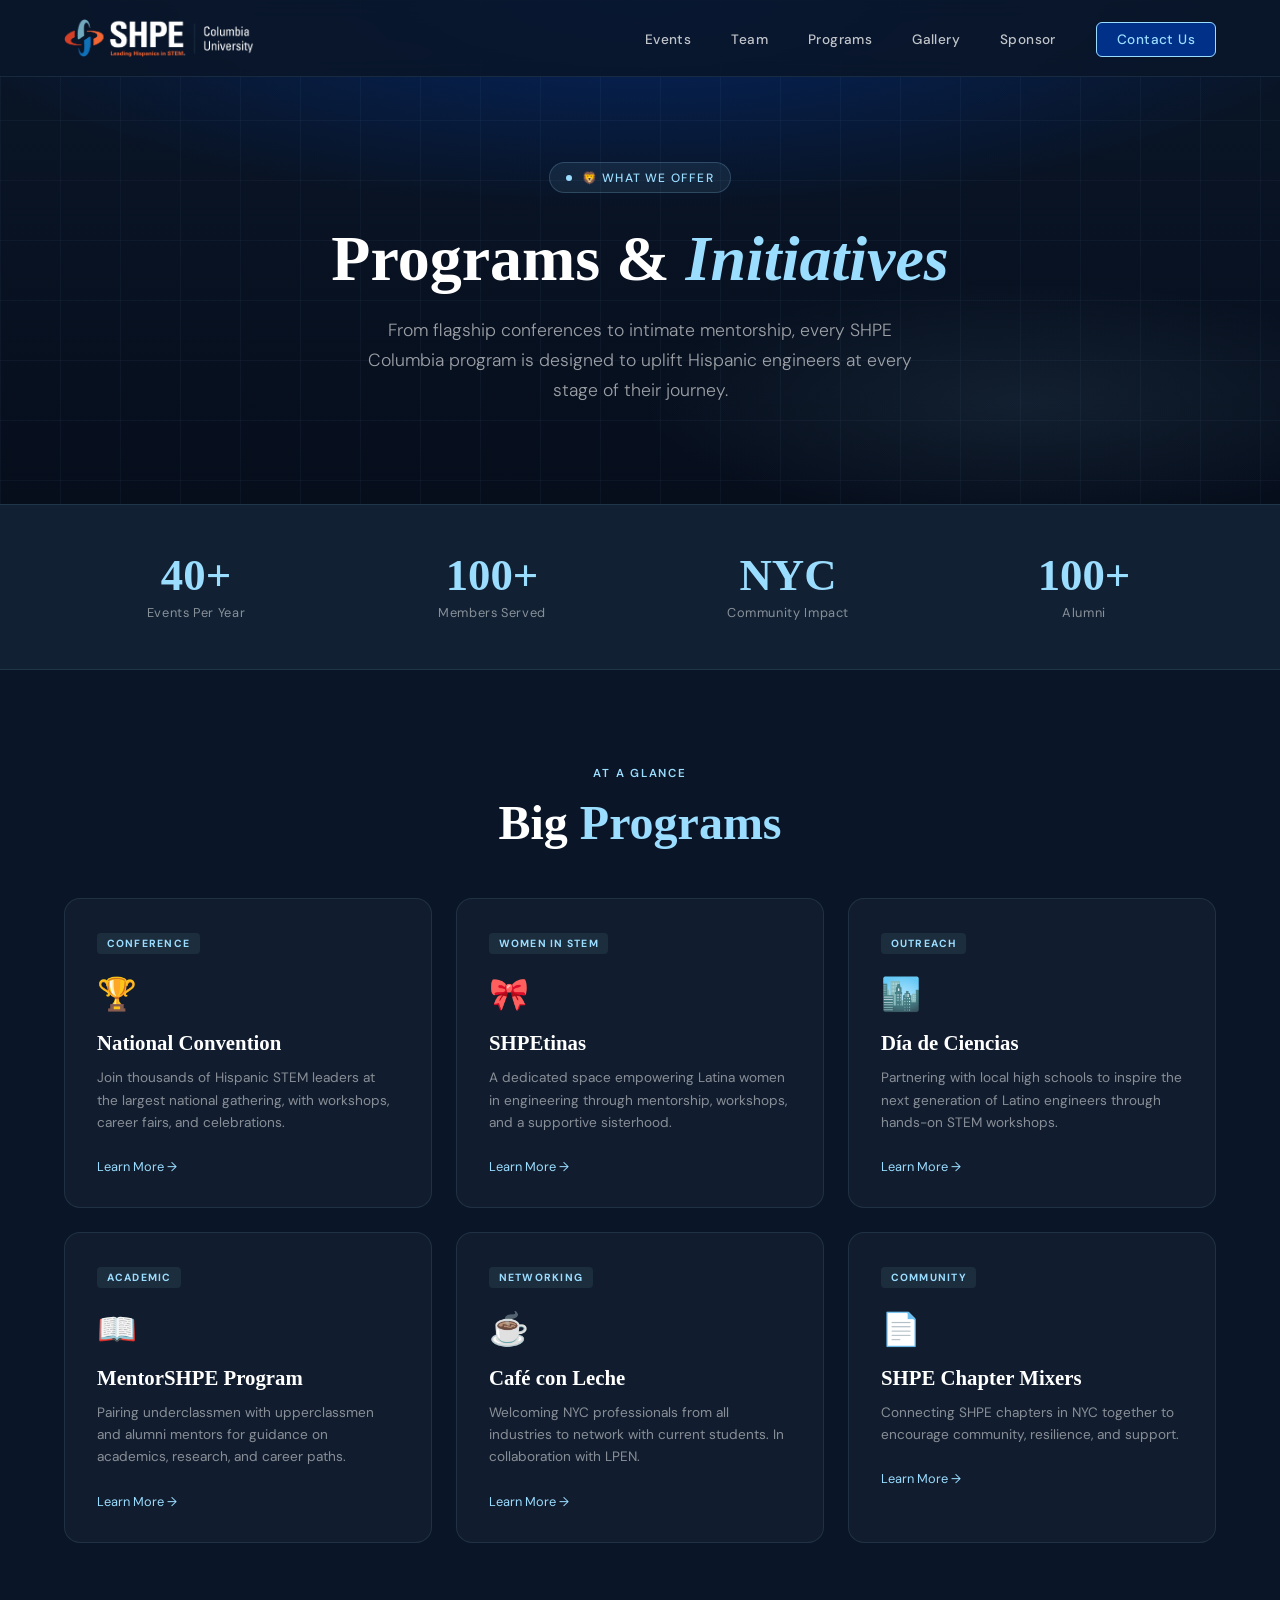
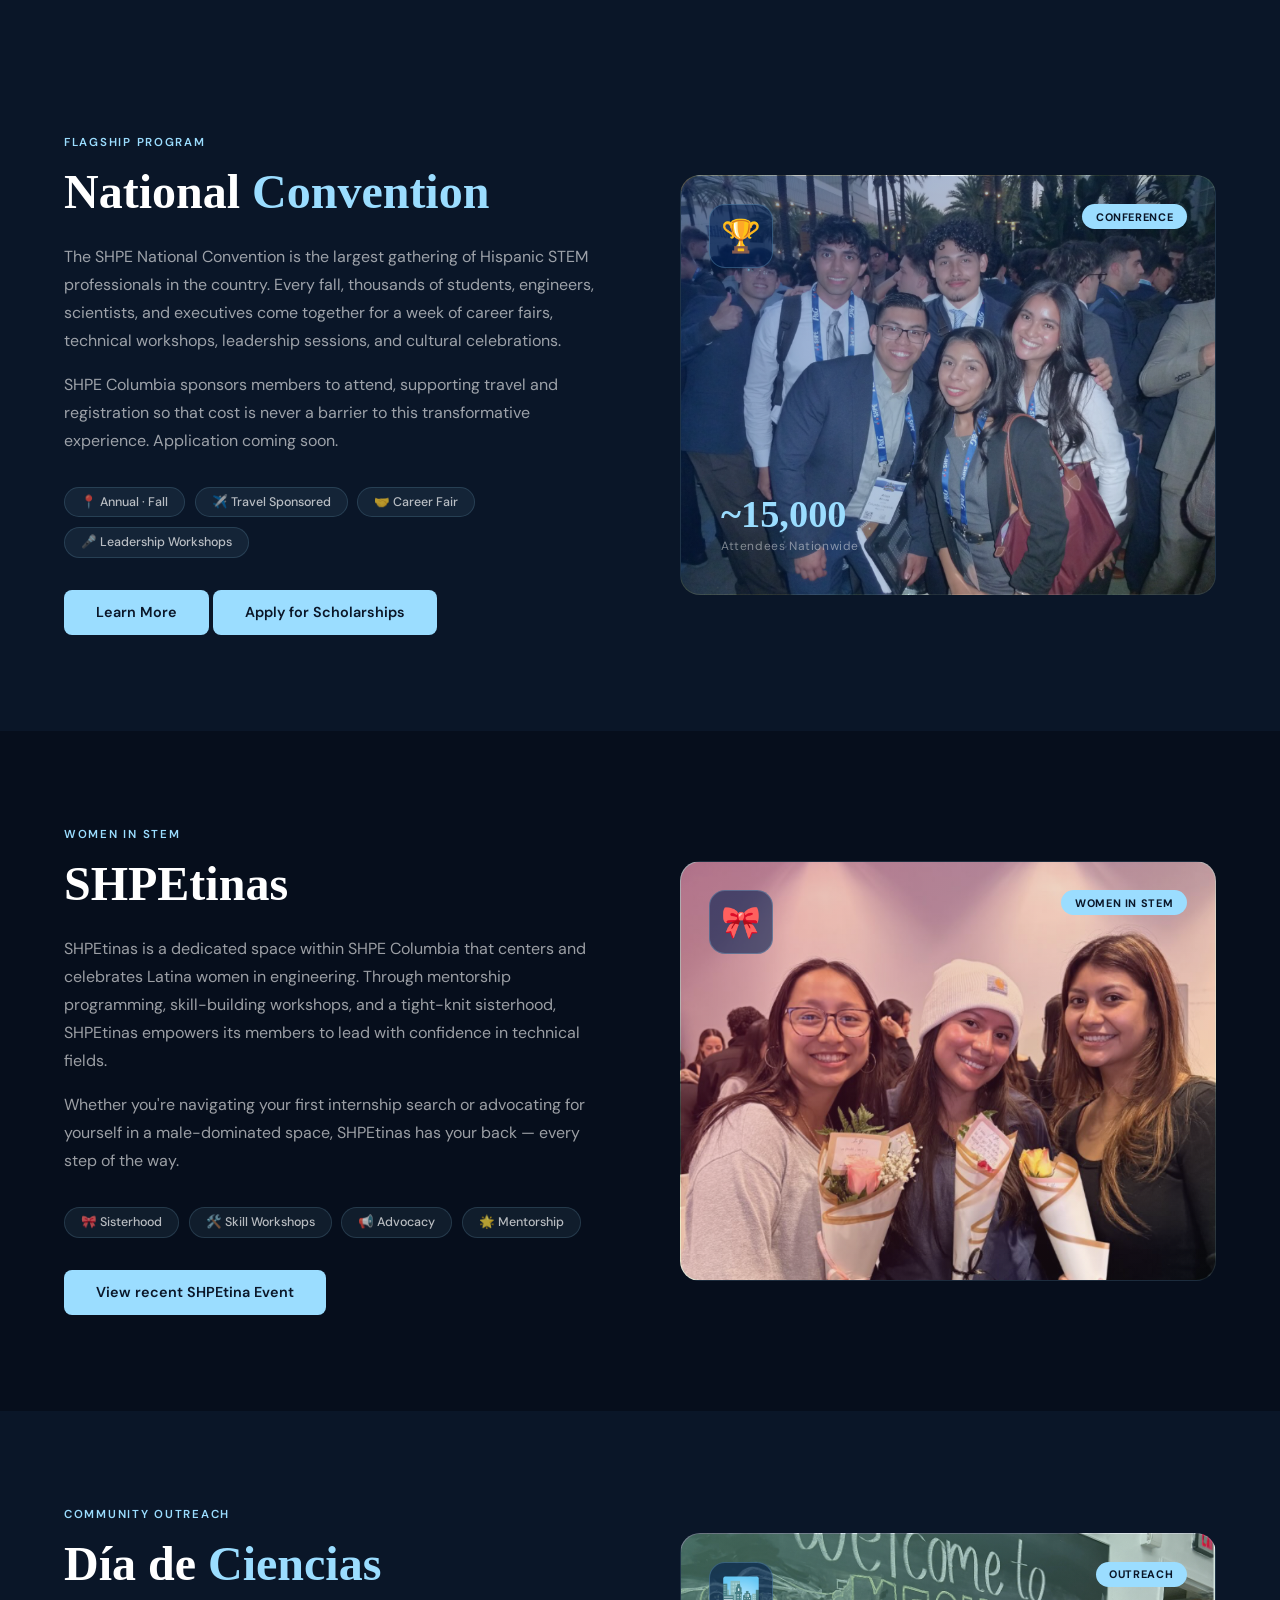
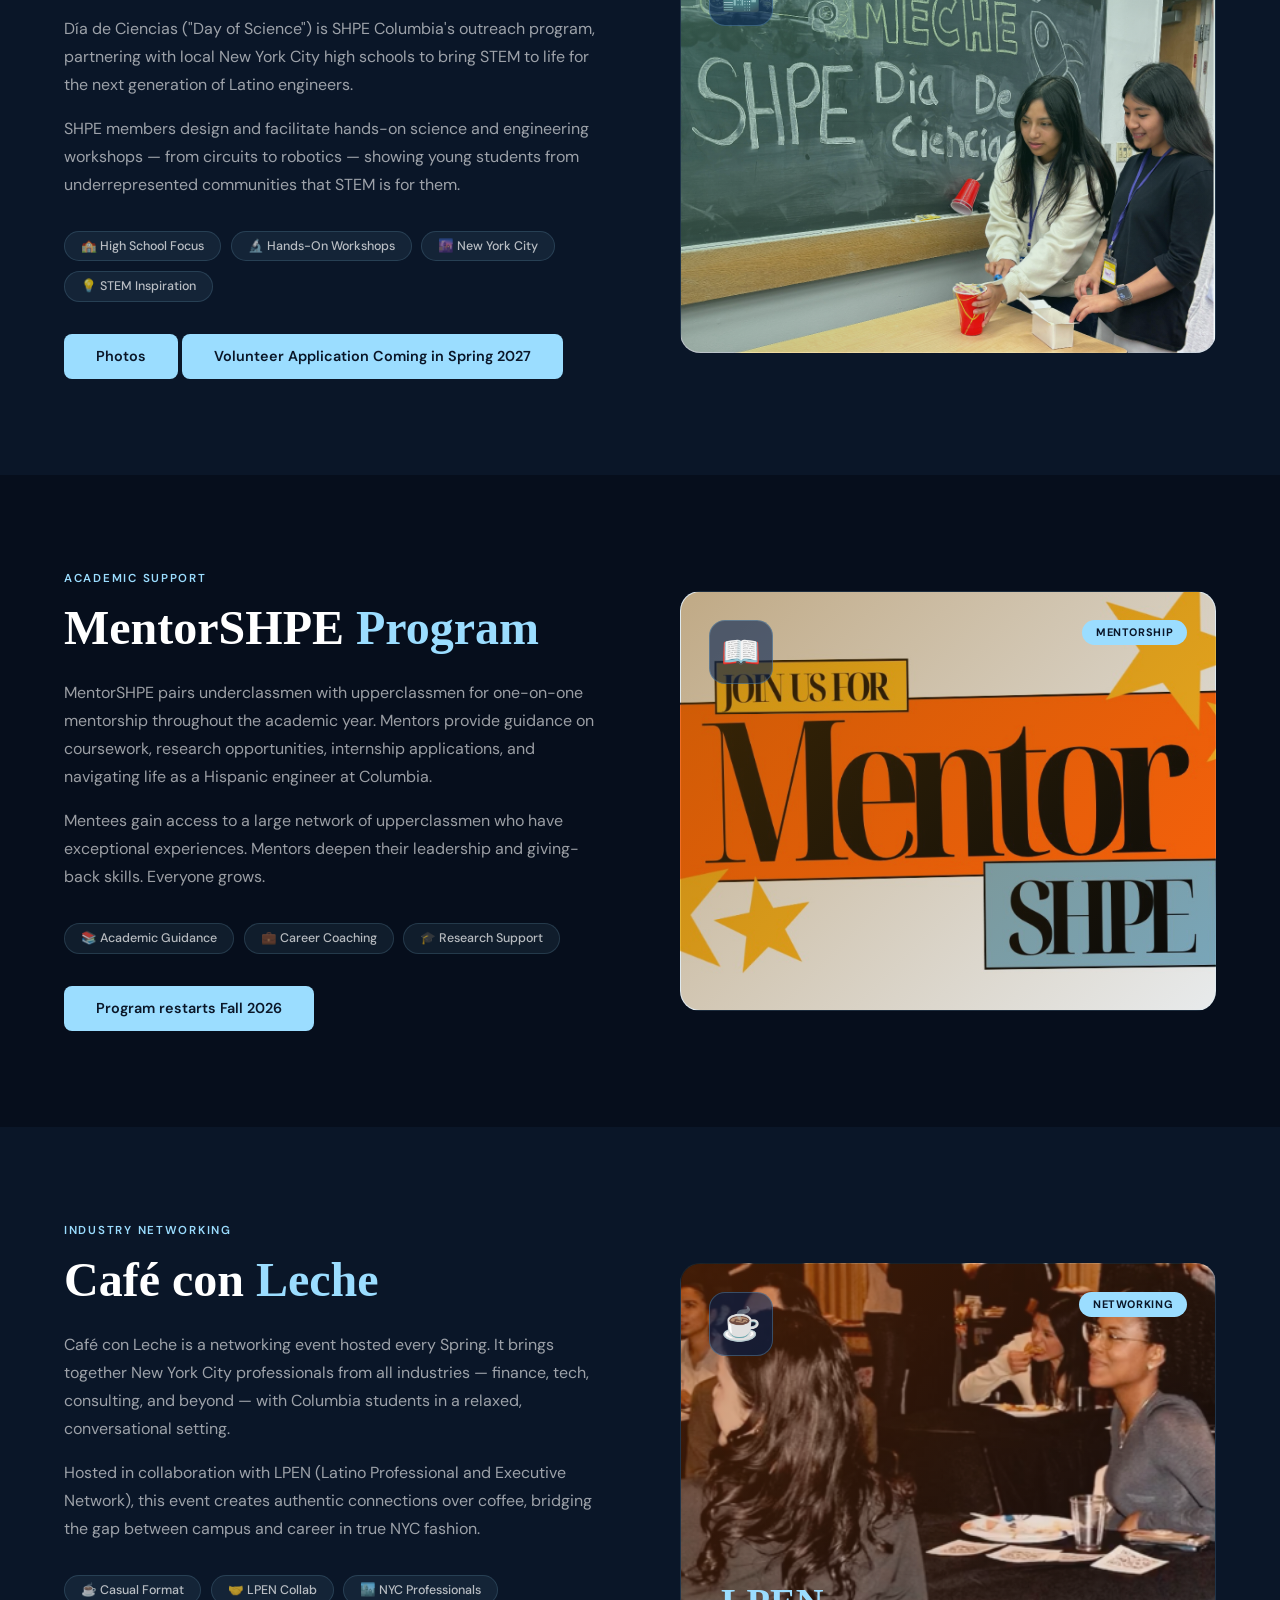
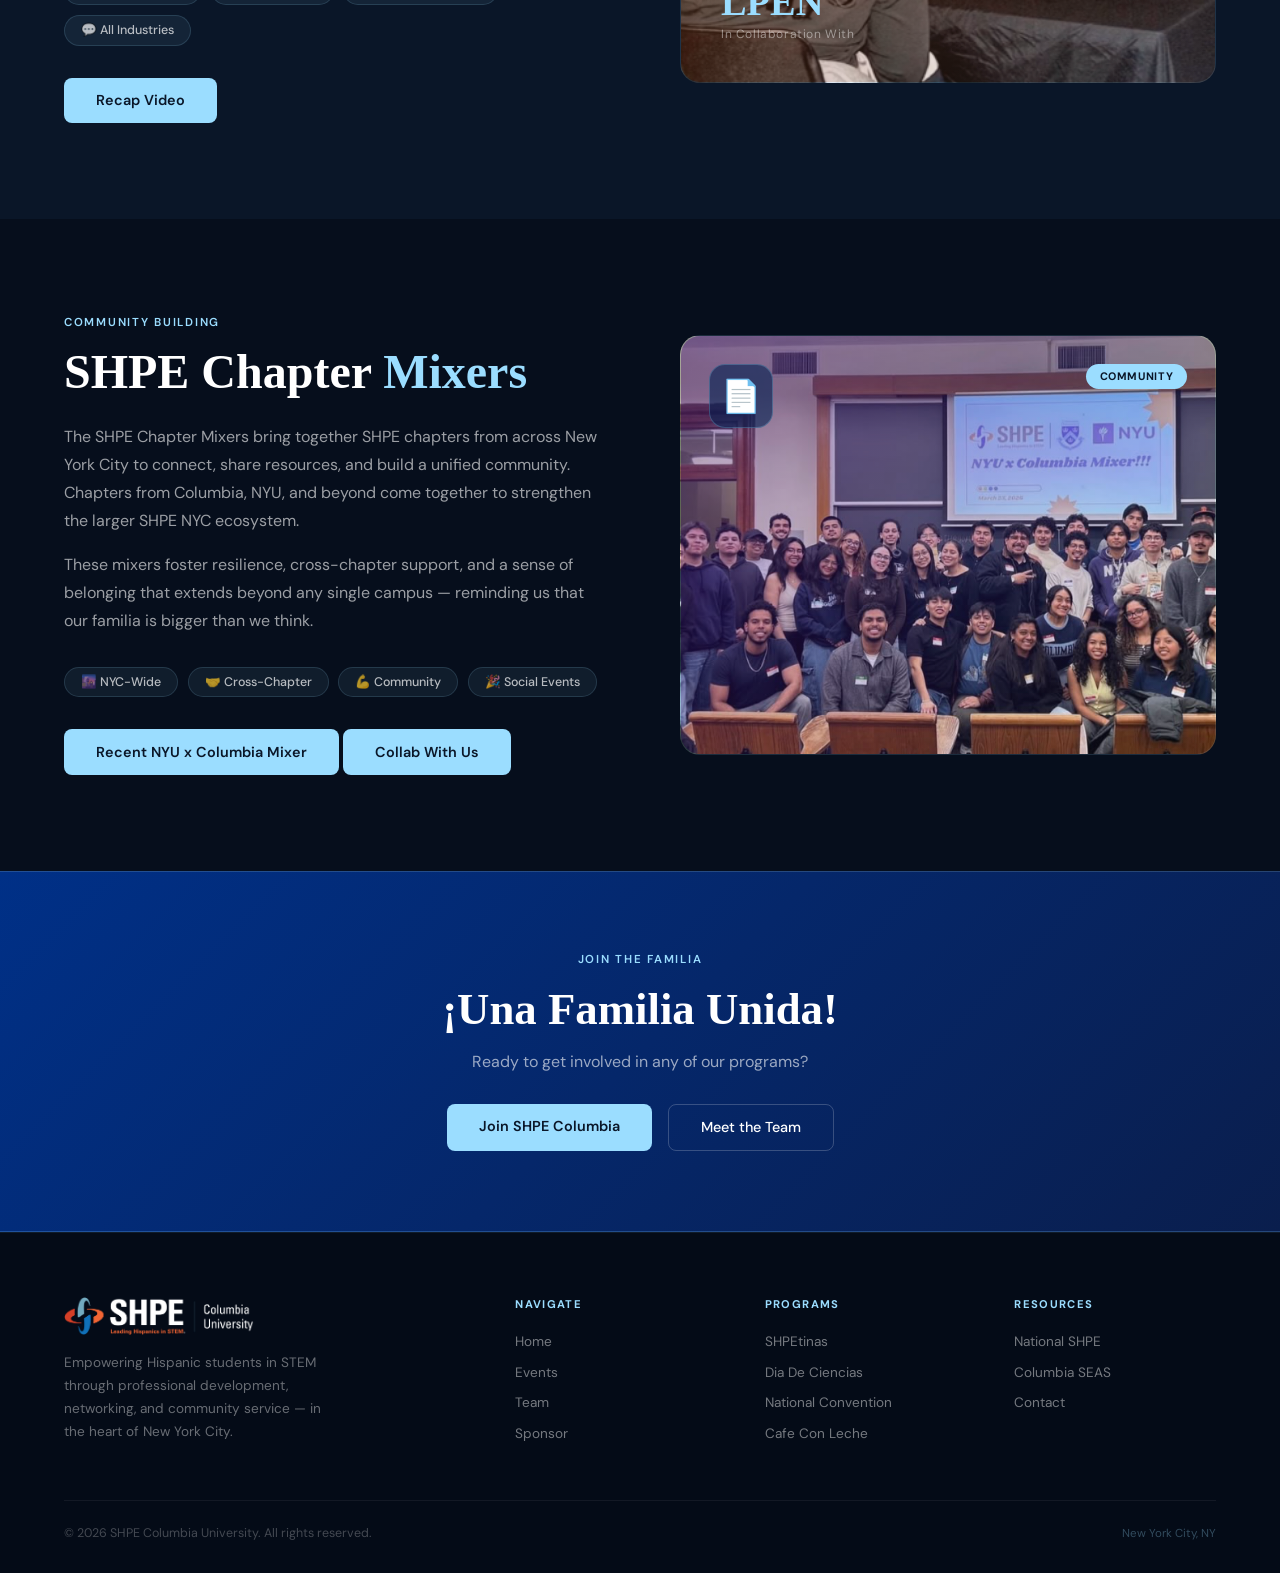
<file: programs.html>
<!-- PROGRAMS.HTML -- Big events -->
<!-- As a reminder, make sure to comment sections and minimize commented out sections to avoid clutter & mess. -->

 <!-- This section is on every html file. It connects different files together and sets up the structure. Ensure the css files correspond to this html file. -->
<!DOCTYPE html>
<html lang="en">
<head>
  <meta charset="UTF-8" />
  <meta name="viewport" content="width=device-width, initial-scale=1.0"/>
  <title>Programs — SHPE Columbia University</title>
  <link rel="preconnect" href="https://fonts.googleapis.com"/>
  <link href="https://fonts.googleapis.com/css2?family=Playfair+Display:ital,wght@0,400;0,700;0,900;1,400&family=DM+Sans:wght@300;400;500;600&family=DM+Mono:wght@400;500&display=swap" rel="stylesheet"/>
  <link rel="stylesheet" href="Styling/navigation.css">
  <link rel="stylesheet" href="Styling/footer.css">
  <link rel="stylesheet" href="Styling/programs.css">
</head>
<body>

<!-- This section is for the NAVIGATION BAR. As of now (5/3/26), you will need to make changes to EVERY file to update something on the navigation bar. -->
<nav>
  <a href="index.html" class="nav-logo">
     <img src="Logos/WhiteandColor.png" class="nav-logo-icon"/>
  </a>

  <!-- Hamburger (Shown when the screen shrinks) -->
  <div class="hamburger" id="hamburger">
    <span></span>
    <span></span>
    <span></span>
  </div>

  <!-- If you want to add a new tab, edit this and make sure to create the new .html file for it to head to. -->
  <ul class="nav-links" id="navLinks">
    <li><a href="events.html">Events</a></li>
    <li><a href="team.html">Team</a></li>
    <li><a href="programs.html">Programs</a></li>
    <li><a href="gallery.html">Gallery</a></li>
    <li><a href="sponsorship.html">Sponsor</a></li>
    <li><a href="contact.html" class="nav-cta">Contact Us</a></li>
  </ul>
</nav>

<!-- This section is the HERO section. It is basically what you see the top of this page. -->
<section class="page-hero">
  <div class="hero-bg"></div>
  <div class="hero-grid"></div>
  <div class="page-hero-content">
    <div class="hero-eyebrow"><span></span> 🦁 What We Offer</div>
    <h1 class="hero-title">Programs &amp; <em>Initiatives</em></h1>
    <p class="hero-sub">From flagship conferences to intimate mentorship, every SHPE Columbia program is designed to uplift Hispanic engineers at every stage of their journey.</p>
  </div>
</section>

<!-- This is the STATS Section. -->
<div class="intro-strip">
  <div><div class="stat-num">40+</div><div class="stat-label">Events Per Year</div></div>
  <div><div class="stat-num">100+</div><div class="stat-label">Members Served</div></div>
  <div><div class="stat-num">NYC</div><div class="stat-label">Community Impact</div></div>
  <div><div class="stat-num">100+</div><div class="stat-label">Alumni</div></div>
</div>

<!-- ALL PROGRAMS QUICK-GLANCE GRID -->
<section class="quickglance">
  <div class="quickglance-inner">
    <div class="programs-header" style="text-align:center;margin-bottom:3rem;">
      <div class="section-eyebrow">At a Glance</div>
      <h2 class="section-title">Big <span>Programs</span></h2>
    </div>
    <div class="programs-grid">
      <a href="#national-convention" class="program-card">
        <div class="card-tag">Conference</div>
        <div class="card-icon">🏆</div>
        <div class="card-title">National Convention</div>
        <p class="card-body">Join thousands of Hispanic STEM leaders at the largest national gathering, with workshops, career fairs, and celebrations.</p>
        <div class="card-arrow">Learn More →</div>
      </a>
      <a href="#shpetinas" class="program-card">
        <div class="card-tag">Women in STEM</div>
        <div class="card-icon">🎀</div>
        <div class="card-title">SHPEtinas</div>
        <p class="card-body">A dedicated space empowering Latina women in engineering through mentorship, workshops, and a supportive sisterhood.</p>
        <div class="card-arrow">Learn More →</div>
      </a>
      <a href="#dia-de-ciencias" class="program-card">
        <div class="card-tag">Outreach</div>
        <div class="card-icon">🏙️</div>
        <div class="card-title">Día de Ciencias</div>
        <p class="card-body">Partnering with local high schools to inspire the next generation of Latino engineers through hands-on STEM workshops.</p>
        <div class="card-arrow">Learn More →</div>
      </a>
      <a href="#mentorshpe" class="program-card">
        <div class="card-tag">Academic</div>
        <div class="card-icon">📖</div>
        <div class="card-title">MentorSHPE Program</div>
        <p class="card-body">Pairing underclassmen with upperclassmen and alumni mentors for guidance on academics, research, and career paths.</p>
        <div class="card-arrow">Learn More →</div>
      </a>
      <a href="#cafe-con-leche" class="program-card">
        <div class="card-tag">Networking</div>
        <div class="card-icon">☕</div>
        <div class="card-title">Café con Leche</div>
        <p class="card-body">Welcoming NYC professionals from all industries to network with current students. In collaboration with LPEN.</p>
        <div class="card-arrow">Learn More →</div>
      </a>
      <a href="#chapter-mixers" class="program-card">
        <div class="card-tag">Community</div>
        <div class="card-icon">📄</div>
        <div class="card-title">SHPE Chapter Mixers</div>
        <p class="card-body">Connecting SHPE chapters in NYC together to encourage community, resilience, and support.</p>
        <div class="card-arrow">Learn More →</div>
      </a>
    </div>
  </div>
</section>

<!-- NATIONAL CONVENTION SECTION -- Update as we get closer to the event -->
<section class="prog-section prog-convention" id="national-convention">
  <div class="prog-inner reverse">
    <div class="prog-visual" style="background-image: url('CommunityImages/Image10.png'); background-size: cover; background-position: center; background-repeat: no-repeat;">
      <div class="prog-visual-bg"></div>
      <div class="prog-badge">Conference</div>
      <div class="prog-icon-large">🏆</div>
      <div class="prog-visual-stat">
        <div class="vs-num">~15,000</div>
        <div class="vs-label">Attendees Nationwide</div>
      </div>
    </div>
    <div class="prog-text">
      <div class="section-eyebrow">Flagship Program</div>
      <h2 class="section-title">National <span>Convention</span></h2>
      <p class="section-body">The SHPE National Convention is the largest gathering of Hispanic STEM professionals in the country. Every fall, thousands of students, engineers, scientists, and executives come together for a week of career fairs, technical workshops, leadership sessions, and cultural celebrations.</p>
      <p class="section-body" style="margin-top:1rem;">SHPE Columbia sponsors members to attend, supporting travel and registration so that cost is never a barrier to this transformative experience. Application coming soon.</p>
      <div class="prog-highlights">
        <div class="highlight-chip">📍 Annual · Fall</div>
        <div class="highlight-chip">✈️ Travel Sponsored</div>
        <div class="highlight-chip">🤝 Career Fair</div>
        <div class="highlight-chip">🎤 Leadership Workshops</div>
      </div>
      <a href="https://shpe.org/engage/events/national-convention/" class="btn-primary" style="display:inline-block;margin-top:2rem;">Learn More</a>
      <a href="https://shpe.org/avail-scholarships/" class="btn-primary" style="display:inline-block;margin-top:2rem;">Apply for Scholarships</a>
    </div>
  </div>
</section>

<!-- SHPETINAS SECTION -- Update when we have recent SHPEtinas events -->
<section class="prog-section prog-shpetinas" id="shpetinas">
  <div class="prog-inner">
    <div class="prog-text">
      <div class="section-eyebrow">Women in STEM</div>
      <h2 class="section-title">SHPEtinas</h2>
      <p class="section-body">SHPEtinas is a dedicated space within SHPE Columbia that centers and celebrates Latina women in engineering. Through mentorship programming, skill-building workshops, and a tight-knit sisterhood, SHPEtinas empowers its members to lead with confidence in technical fields.</p>
      <p class="section-body" style="margin-top:1rem;">Whether you're navigating your first internship search or advocating for yourself in a male-dominated space, SHPEtinas has your back — every step of the way.</p>
      <div class="prog-highlights">
        <div class="highlight-chip">🎀 Sisterhood</div>
        <div class="highlight-chip">🛠️ Skill Workshops</div>
        <div class="highlight-chip">📢 Advocacy</div>
        <div class="highlight-chip">🌟 Mentorship</div>
      </div>
      <a href="https://www.instagram.com/p/DWOqn0oDm0J/?utm_source=ig_web_button_share_sheet&igsh=MzRlODBiNWFlZA==" class="btn-primary" style="display:inline-block;margin-top:2rem;">View recent SHPEtina Event</a>
    </div>
    <div class="prog-visual shpetinas-visual" style="background-image: url('CommunityImages/Image11.png'); background-size: cover; background-position: center; background-repeat: no-repeat;">
      <div class="prog-visual-bg pink"></div>
      <div class="prog-badge">Women in STEM</div>
      <div class="prog-icon-large">🎀</div>
    </div>
  </div>
</section>

<!-- DIA DE CIENCIAS SECTION -- Update when we have a Dia De Ciencias recap and when we are requesting volunteers!!  -->
<section class="prog-section prog-dia" id="dia-de-ciencias">
  <div class="prog-inner reverse">
    <div class="prog-visual dia-visual" style="background-image: url('CommunityImages/Image12.png'); background-size: cover; background-position: center; background-repeat: no-repeat;">
      <div class="prog-visual-bg green"></div>
      <div class="prog-badge">Outreach</div>
      <div class="prog-icon-large">🏙️</div>
    </div>
    <div class="prog-text">
      <div class="section-eyebrow">Community Outreach</div>
      <h2 class="section-title">Día de <span>Ciencias</span></h2>
      <p class="section-body">Día de Ciencias ("Day of Science") is SHPE Columbia's outreach program, partnering with local New York City high schools to bring STEM to life for the next generation of Latino engineers.</p>
      <p class="section-body" style="margin-top:1rem;">SHPE members design and facilitate hands-on science and engineering workshops — from circuits to robotics — showing young students from underrepresented communities that STEM is for them.</p>
      <div class="prog-highlights">
        <div class="highlight-chip">🏫 High School Focus</div>
        <div class="highlight-chip">🔬 Hands-On Workshops</div>
        <div class="highlight-chip">🌆 New York City</div>
        <div class="highlight-chip">💡 STEM Inspiration</div>
      </div>
      <a href="https://www.instagram.com/p/CrmnCAVO8Zd/?utm_source=ig_web_copy_link&igsh=MzRlODBiNWFlZA==" class="btn-primary" style="display:inline-block;margin-top:2rem;">Photos</a>
      <a href="" class="btn-primary" style="display:inline-block;margin-top:2rem;">Volunteer Application Coming in Spring 2027</a>
    </div>
  </div>
</section>

<!-- MENTORSHPE SECTION - Update when we have the form out to apply -->
<section class="prog-section prog-mentor" id="mentorshpe">
  <div class="prog-inner">
    <div class="prog-text">
      <div class="section-eyebrow">Academic Support</div>
      <h2 class="section-title">MentorSHPE <span>Program</span></h2>
      <p class="section-body">MentorSHPE pairs underclassmen with upperclassmen for one-on-one mentorship throughout the academic year. Mentors provide guidance on coursework, research opportunities, internship applications, and navigating life as a Hispanic engineer at Columbia.</p>
      <p class="section-body" style="margin-top:1rem;">Mentees gain access to a large network of upperclassmen who have exceptional experiences. Mentors deepen their leadership and giving-back skills. Everyone grows.</p>
      <div class="prog-highlights">
        <div class="highlight-chip">📚 Academic Guidance</div>
        <div class="highlight-chip">💼 Career Coaching</div>
        <div class="highlight-chip">🎓 Research Support</div>
      </div>
      <a href="" class="btn-primary" style="display:inline-block;margin-top:2rem;">Program restarts Fall 2026</a>
    </div>
    <div class="prog-visual mentor-visual" style="background-image: url('CommunityImages/Image14.png'); background-size: cover; background-position: center; background-repeat: no-repeat;">
      <div class="prog-visual-bg gold"></div>
      <div class="prog-badge">Mentorship</div>
      <div class="prog-icon-large">📖</div>
    </div>
  </div>
</section>

<!-- Café con Leche SECTION -- update when we need professionals -->
<section class="prog-section prog-cafe" id="cafe-con-leche">
  <div class="prog-inner reverse">
    <div class="prog-visual cafe-visual" style="background-image: url('CommunityImages/Image13.png'); background-size: cover; background-position: center; background-repeat: no-repeat;">
      <div class="prog-visual-bg warm"></div>
      <div class="prog-badge">Networking</div>
      <div class="prog-icon-large">☕</div>
      <div class="prog-visual-stat">
        <div class="vs-num">LPEN</div>
        <div class="vs-label">In Collaboration With</div>
      </div>
    </div>
    <div class="prog-text">
      <div class="section-eyebrow">Industry Networking</div>
      <h2 class="section-title">Café con <span>Leche</span></h2>
      <p class="section-body">Café con Leche is a networking event hosted every Spring. It brings together New York City professionals from all industries — finance, tech, consulting, and beyond — with Columbia students in a relaxed, conversational setting.</p>
      <p class="section-body" style="margin-top:1rem;">Hosted in collaboration with LPEN (Latino Professional and Executive Network), this event creates authentic connections over coffee, bridging the gap between campus and career in true NYC fashion.</p>
      <div class="prog-highlights">
        <div class="highlight-chip">☕ Casual Format</div>
        <div class="highlight-chip">🤝 LPEN Collab</div>
        <div class="highlight-chip">🏙️ NYC Professionals</div>
        <div class="highlight-chip">💬 All Industries</div>
      </div>
      <a href="https://www.instagram.com/reel/DWyyh_djvs9/?utm_source=ig_web_button_share_sheet&igsh=MzRlODBiNWFlZA==" class="btn-primary" style="display:inline-block;margin-top:2rem;">Recap Video</a>
    </div>
  </div>
</section>

<!-- MIXERS: Update when we have mixers or want to do the REGION4 mixer-->
<section class="prog-section prog-mixers" id="chapter-mixers">
  <div class="prog-inner">
    <div class="prog-text">
      <div class="section-eyebrow">Community Building</div>
      <h2 class="section-title">SHPE Chapter <span>Mixers</span></h2>
      <p class="section-body">The SHPE Chapter Mixers bring together SHPE chapters from across New York City to connect, share resources, and build a unified community. Chapters from Columbia, NYU, and beyond come together to strengthen the larger SHPE NYC ecosystem.</p>
      <p class="section-body" style="margin-top:1rem;">These mixers foster resilience, cross-chapter support, and a sense of belonging that extends beyond any single campus — reminding us that our familia is bigger than we think.</p>
      <div class="prog-highlights">
        <div class="highlight-chip">🌆 NYC-Wide</div>
        <div class="highlight-chip">🤝 Cross-Chapter</div>
        <div class="highlight-chip">💪 Community</div>
        <div class="highlight-chip">🎉 Social Events</div>
      </div>
      <a href="https://www.instagram.com/p/DWfLhKqlfo_/?utm_source=ig_web_button_share_sheet&igsh=MzRlODBiNWFlZA==" class="btn-primary" style="display:inline-block;margin-top:2rem;">Recent NYU x Columbia Mixer</a>
      <a href="contact.html" class="btn-primary" style="display:inline-block;margin-top:2rem;">Collab With Us</a>
    </div>
    <div class="prog-visual mixer-visual" style="background-image: url('CommunityImages/Image15.png'); background-size: cover; background-position: center; background-repeat: no-repeat;">
      <div class="prog-visual-bg purple"></div>
      <div class="prog-badge">Community</div>
      <div class="prog-icon-large">📄</div>
    </div>
  </div>
</section>


<!-- This section is the CTA section. -->
<div class="cta-banner">
  <div class="section-eyebrow">Join the Familia</div>
  <h2>¡Una Familia Unida!</h2>
  <p>Ready to get involved in any of our programs?</p>
  <div class="hero-btns">
    <a href="contact.html" class="btn-primary">Join SHPE Columbia</a>
    <a href="team.html" class="btn-outline">Meet the Team</a>
  </div>
</div>

<!-- This section is for the FOOTER. As of now (5/3/26), you will need to make changes to EVERY file with the footer to update something on the footer. -->
<footer>
  <div class="footer-top">
    <div class="footer-brand">
      <div class="nav-logo">
        <img src="Logos/WhiteandColor.png" class="nav-logo-icon"/>
      </div>
      <p>Empowering Hispanic students in STEM through professional development, networking, and community service — in the heart of New York City.</p>
    </div>
    <div class="footer-col">
      <h5>Navigate</h5>
      <ul>
        <li><a href="index.html">Home</a></li>
        <li><a href="events.html">Events</a></li>
        <li><a href="team.html">Team</a></li>
        <li><a href="sponsorship.html">Sponsor</a></li>
      </ul>
    </div>
    <div class="footer-col">
      <h5>Programs</h5>
      <ul>
        <li><a href="programs.html#shpetinas">SHPEtinas</a></li>
        <li><a href="programs.html#dia-de-ciencias">Dia De Ciencias</a></li>
        <li><a href="programs.html#national-convention">National Convention</a></li>
        <li><a href="programs.html#cafe-con-leche">Cafe Con Leche</a></li>
      </ul>
    </div>
    <div class="footer-col">
      <h5>Resources</h5>
      <ul>
        <li><a href="https://www.shpe.org" target="_blank">National SHPE</a></li>
        <li><a href="https://engineering.columbia.edu" target="_blank">Columbia SEAS</a></li>
        <li><a href="contact.html">Contact</a></li>
      </ul>
    </div>
  </div>
  <div class="footer-bottom">
    <p>© 2026 SHPE Columbia University. All rights reserved.</p>
    <p style="color:rgba(155,221,255,0.3);font-size:0.72rem;">New York City, NY</p>
  </div>
</footer>

<script src="Scripts/navigation.js"></script>
</body>
</html>
</file>
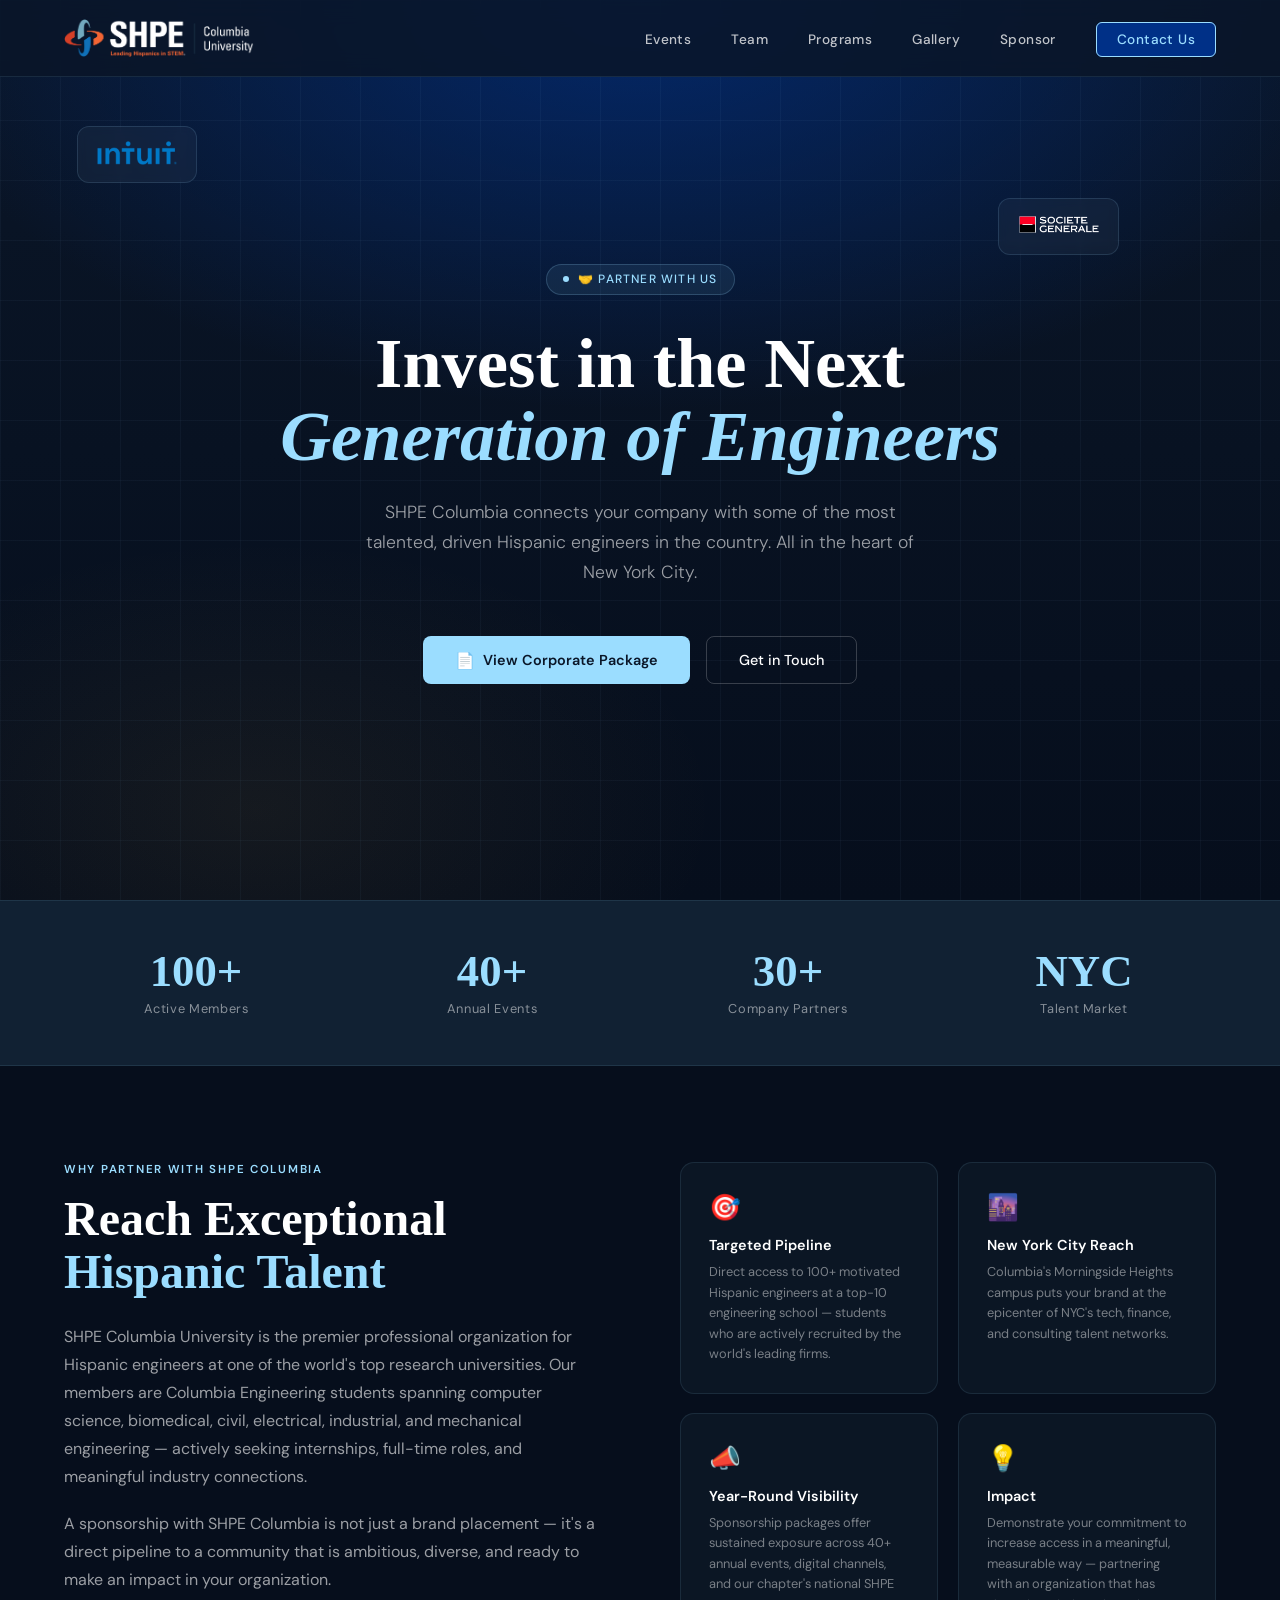
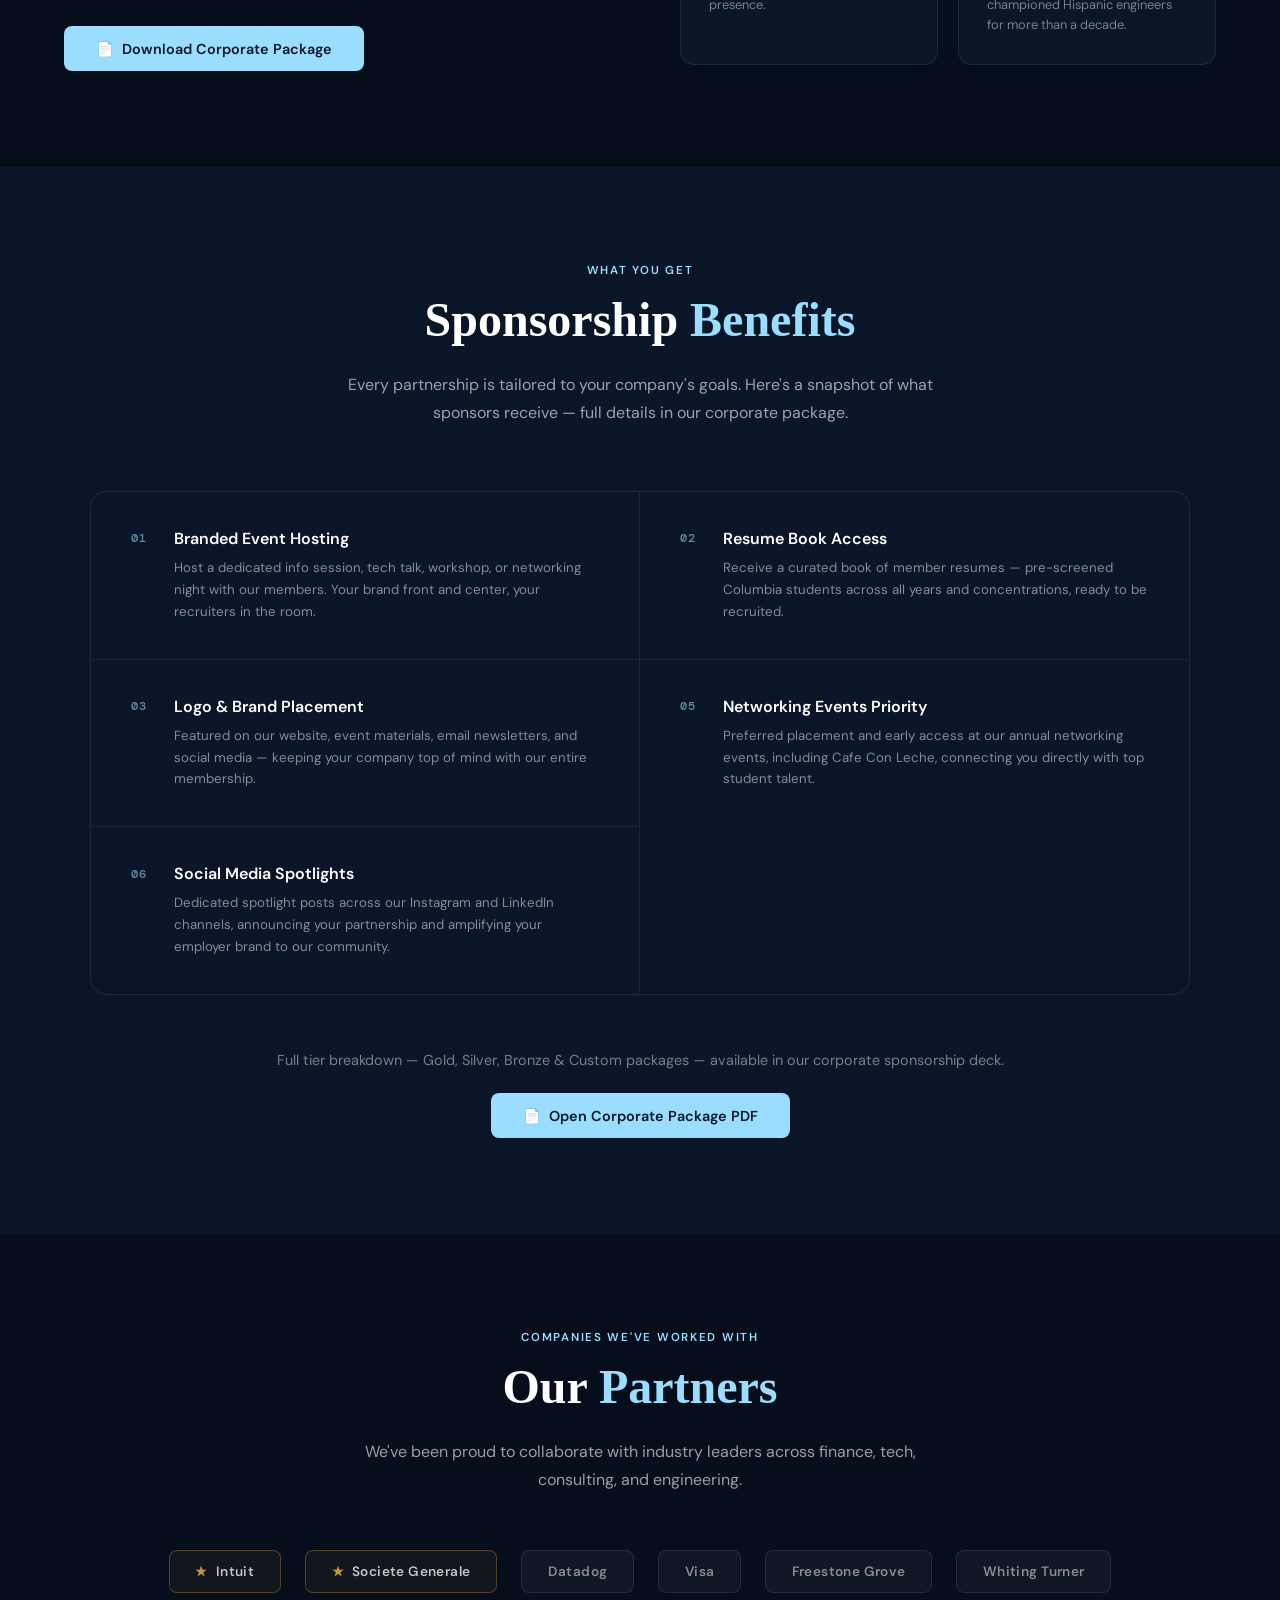
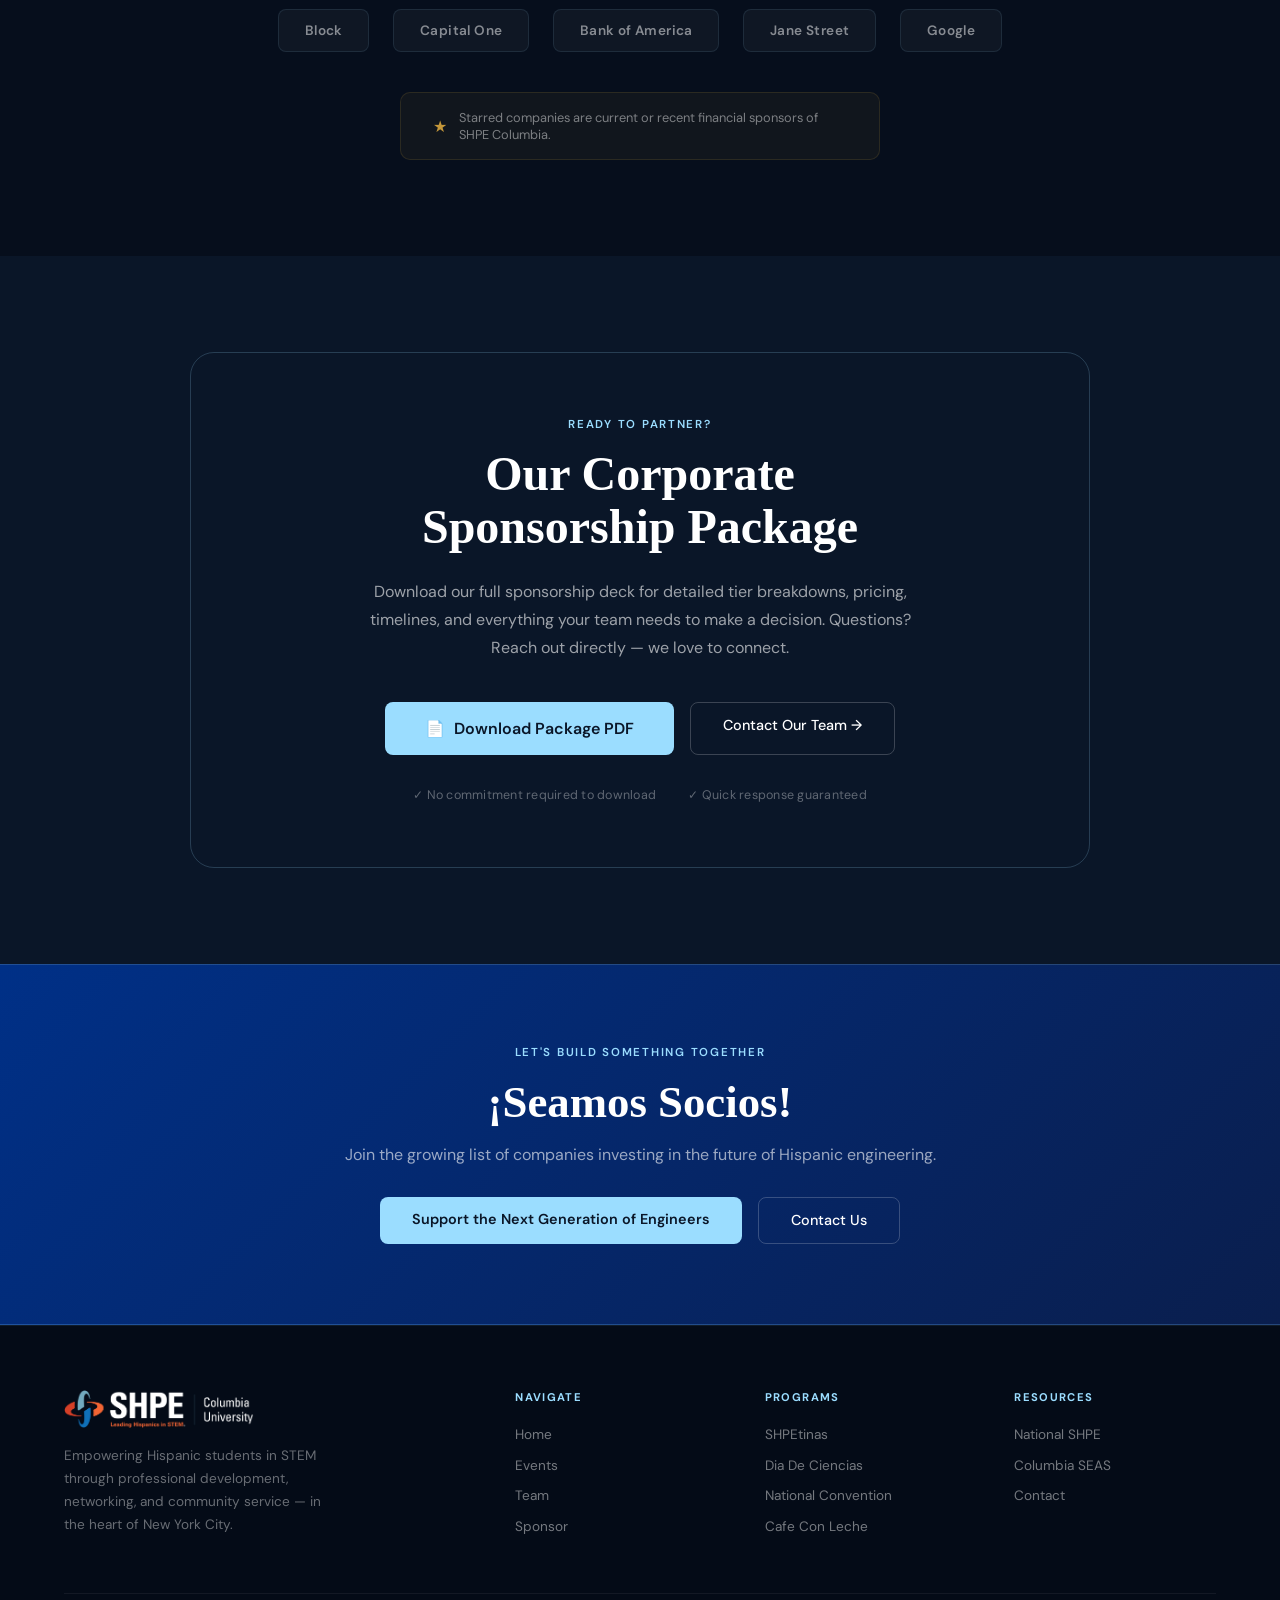
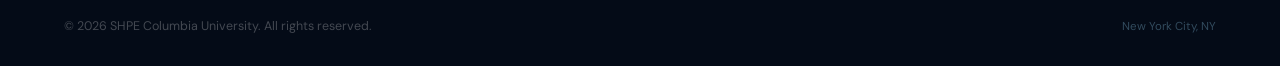
<file: sponsorship.html>
<!DOCTYPE html>
<html lang="en">
<head>
  <meta charset="UTF-8" />
  <meta name="viewport" content="width=device-width, initial-scale=1.0"/>
  <title>Sponsor Us — SHPE Columbia University</title>
  <link rel="preconnect" href="https://fonts.googleapis.com"/>
  <link href="https://fonts.googleapis.com/css2?family=Playfair+Display:ital,wght@0,400;0,700;0,900;1,400&family=DM+Sans:wght@300;400;500;600&family=DM+Mono:wght@400;500&display=swap" rel="stylesheet"/>
  <link rel="stylesheet" href="Styling/navigation.css">
  <link rel="stylesheet" href="Styling/footer.css">
  <link rel="stylesheet" href="Styling/sponsorship.css">
</head>
<body>

<!-- This section is for the NAVIGATION BAR. As of now (5/3/26), you will need to make changes to EVERY file to update something on the navigation bar. -->
<nav>
  <a href="index.html" class="nav-logo">
     <img src="Logos/WhiteandColor.png" class="nav-logo-icon"/>
  </a>

  <!-- Hamburger (Shown when the screen shrinks) -->
  <div class="hamburger" id="hamburger">
    <span></span>
    <span></span>
    <span></span>
  </div>

  <!-- If you want to add a new tab, edit this and make sure to create the new .html file for it to head to. -->
  <ul class="nav-links" id="navLinks">
    <li><a href="events.html">Events</a></li>
    <li><a href="team.html">Team</a></li>
    <li><a href="programs.html">Programs</a></li>
    <li><a href="gallery.html">Gallery</a></li>
    <li><a href="sponsorship.html">Sponsor</a></li>
    <li><a href="contact.html" class="nav-cta">Contact Us</a></li>
  </ul>
</nav>

<!-- PAGE HERO -->
<section class="page-hero">
  <div class="hero-bg"></div>
  <div class="hero-grid"></div>

  <!-- FLOATING LOGOS -->
  <div class="float-logo fl-1">
    <img src="CompanyLogos/Intuit.png" alt="Intuit" />
  </div>
  <div class="float-logo fl-2">
    <img src="CompanyLogos/SocGen.png" alt="Societe Generale" />
  </div>

  <div class="page-hero-content">
    <div class="hero-eyebrow"><span></span> 🤝 Partner With Us</div>
    <h1 class="hero-title">Invest in the Next<br/><em>Generation of Engineers</em></h1>
    <p class="hero-sub">SHPE Columbia connects your company with some of the most talented, driven Hispanic engineers in the country. All in the heart of New York City.</p>
    <div class="hero-btns">
      <a href="./Documents/2025-2026-Sponsorship.pdf" target="_blank" class="btn-primary btn-package">
        <span class="btn-icon">📄</span> View Corporate Package
      </a>
      <a href="contact.html" class="btn-outline">Get in Touch</a>
    </div>
  </div>
</section>

<!-- IMPACT STRIP -->
<div class="impact-strip">
  <div><div class="stat-num">100+</div><div class="stat-label">Active Members</div></div>
  <div><div class="stat-num">40+</div><div class="stat-label">Annual Events</div></div>
  <div><div class="stat-num">30+</div><div class="stat-label">Company Partners</div></div>
  <div><div class="stat-num">NYC</div><div class="stat-label"> Talent Market</div></div>
</div>

<!-- WHY SPONSOR -->
<section class="why-section">
  <div class="why-inner">
    <div class="why-text">
      <div class="section-eyebrow">Why Partner With SHPE Columbia</div>
      <h2 class="section-title">Reach Exceptional <span>Hispanic Talent</span></h2>
      <p class="section-body">SHPE Columbia University is the premier professional organization for Hispanic engineers at one of the world's top research universities. Our members are Columbia Engineering students spanning computer science, biomedical, civil, electrical, industrial, and mechanical engineering — actively seeking internships, full-time roles, and meaningful industry connections.</p>
      <p class="section-body" style="margin-top:1.2rem;">A sponsorship with SHPE Columbia is not just a brand placement — it's a direct pipeline to a community that is ambitious, diverse, and ready to make an impact in your organization.</p>
      <a href="./Documents/2025-2026-Sponsorship.pdf" target="_blank" class="btn-primary" style="display:inline-flex;align-items:center;gap:0.5rem;margin-top:2rem;">
        <span>📄</span> Download Corporate Package
      </a>
    </div>
    <div class="why-reasons">
      <div class="reason-card">
        <div class="reason-icon">🎯</div>
        <h4>Targeted Pipeline</h4>
        <p>Direct access to 100+ motivated Hispanic engineers at a top-10 engineering school — students who are actively recruited by the world's leading firms.</p>
      </div>
      <div class="reason-card">
        <div class="reason-icon">🌆</div>
        <h4>New York City Reach</h4>
        <p>Columbia's Morningside Heights campus puts your brand at the epicenter of NYC's tech, finance, and consulting talent networks.</p>
      </div>
      <div class="reason-card">
        <div class="reason-icon">📣</div>
        <h4>Year-Round Visibility</h4>
        <p>Sponsorship packages offer sustained exposure across 40+ annual events, digital channels, and our chapter's national SHPE presence.</p>
      </div>
      <div class="reason-card">
        <div class="reason-icon">💡</div>
        <h4>Impact</h4>
        <p>Demonstrate your commitment to increase access in a meaningful, measurable way — partnering with an organization that has championed Hispanic engineers for more than a decade.</p>
      </div>
    </div>
  </div>
</section>

<!-- BENEFITS BREAKDOWN -->
<section class="benefits-section" id="benefits">
  <div class="benefits-inner">
    <div class="benefits-header">
      <div class="section-eyebrow">What You Get</div>
      <h2 class="section-title">Sponsorship <span>Benefits</span></h2>
      <p class="section-body" style="margin:0 auto;text-align:center;">Every partnership is tailored to your company's goals. Here's a snapshot of what sponsors receive — full details in our corporate package.</p>
    </div>

    <div class="benefits-grid">

      <div class="benefit-item">
        <div class="benefit-num">01</div>
        <div class="benefit-content">
          <h4>Branded Event Hosting</h4>
          <p>Host a dedicated info session, tech talk, workshop, or networking night with our members. Your brand front and center, your recruiters in the room.</p>
        </div>
      </div>

      <div class="benefit-item">
        <div class="benefit-num">02</div>
        <div class="benefit-content">
          <h4>Resume Book Access</h4>
          <p>Receive a curated book of member resumes — pre-screened Columbia students across all years and concentrations, ready to be recruited.</p>
        </div>
      </div>

      <div class="benefit-item">
        <div class="benefit-num">03</div>
        <div class="benefit-content">
          <h4>Logo & Brand Placement</h4>
          <p>Featured on our website, event materials, email newsletters, and social media — keeping your company top of mind with our entire membership.</p>
        </div>
      </div>


      <div class="benefit-item">
        <div class="benefit-num">05</div>
        <div class="benefit-content">
          <h4>Networking Events Priority</h4>
          <p>Preferred placement and early access at our annual networking events, including Cafe Con Leche, connecting you directly with top student talent.</p>
        </div>
      </div>

      <div class="benefit-item">
        <div class="benefit-num">06</div>
        <div class="benefit-content">
          <h4>Social Media Spotlights</h4>
          <p>Dedicated spotlight posts across our Instagram and LinkedIn channels, announcing your partnership and amplifying your employer brand to our community.</p>
        </div>
      </div>

    </div>

    <div class="benefits-cta">
      <p>Full tier breakdown — Gold, Silver, Bronze & Custom packages — available in our corporate sponsorship deck.</p>
      <a href="./Documents/2025-2026-Sponsorship.pdf" target="_blank" class="btn-primary" style="display:inline-flex;align-items:center;gap:0.5rem;">
        <span>📄</span> Open Corporate Package PDF
      </a>
    </div>
  </div>
</section>

<!-- PAST SPONSORS SHOWCASE -->
<section class="sponsors-section" id="past-sponsors">
  <div class="sponsors-inner">
    <div class="sponsors-header">
      <div class="section-eyebrow">Companies We've Worked With</div>
      <h2 class="section-title">Our <span>Partners</span></h2>
      <p class="section-body" style="margin:0 auto;text-align:center;">We've been proud to collaborate with industry leaders across finance, tech, consulting, and engineering. </p>
    </div>

    <div class="sponsors-showcase">
      <div class="sponsor-chip featured">
        <span class="sponsor-star">★</span> Intuit
      </div>
      <div class="sponsor-chip featured">
        <span class="sponsor-star">★</span> Societe Generale
      </div>
      <div class="sponsor-chip">Datadog</div>
      <div class="sponsor-chip">Visa</div>
      <div class="sponsor-chip">Freestone Grove</div>
      <div class="sponsor-chip">Whiting Turner</div>
      <div class="sponsor-chip">Block</div>
      <div class="sponsor-chip">Capital One</div>
      <div class="sponsor-chip">Bank of America</div>
      <div class="sponsor-chip">Jane Street</div>
      <div class="sponsor-chip">Google</div>
    </div>

    <div class="sponsors-note">
      <div class="note-icon">★</div>
      <p>Starred companies are current or recent financial sponsors of SHPE Columbia.</p>
    </div>
  </div>
</section>

<!-- CORPORATE PACKAGE CTA -->
<section class="package-section">
  <div class="package-inner">
    <div class="package-card">
      <div class="package-card-bg"></div>
      <div class="package-eyebrow">Ready to Partner?</div>
      <h2 class="package-title">Our Corporate<br/>Sponsorship Package</h2>
      <p class="package-body">Download our full sponsorship deck for detailed tier breakdowns, pricing, timelines, and everything your team needs to make a decision. Questions? Reach out directly — we love to connect.</p>
      <div class="package-btns">
        <a href="./Documents/2025-2026-Sponsorship.pdf" target="_blank" class="btn-primary btn-package-large">
          <span>📄</span> Download Package PDF
        </a>
        <a href="contact.html" class="btn-outline">Contact Our Team →</a>
      </div>
      <div class="package-reassurance">
        <span>✓ No commitment required to download</span>
        <span>✓ Quick response guaranteed</span>
      </div>
    </div>
  </div>
</section>

<!-- This section is the CTA section. -->
<div class="cta-banner">
  <div class="section-eyebrow">Let's Build Something Together</div>
  <h2>¡Seamos Socios!</h2>
  <p>Join the growing list of companies investing in the future of Hispanic engineering.</p>
  <div class="hero-btns">
    <a href="./Documents/2025-2026-Sponsorship.pdf" target="_blank" class="btn-primary">Support the Next Generation of Engineers</a>
    <a href="contact.html" class="btn-outline">Contact Us</a>
  </div>
</div>

<!-- This section is for the FOOTER. As of now (5/3/26), you will need to make changes to EVERY file with the footer to update something on the footer. -->
<footer>
  <div class="footer-top">
    <div class="footer-brand">
      <div class="nav-logo">
        <img src="Logos/WhiteandColor.png" class="nav-logo-icon"/>
      </div>
      <p>Empowering Hispanic students in STEM through professional development, networking, and community service — in the heart of New York City.</p>
    </div>
    <div class="footer-col">
      <h5>Navigate</h5>
      <ul>
        <li><a href="index.html">Home</a></li>
        <li><a href="events.html">Events</a></li>
        <li><a href="team.html">Team</a></li>
        <li><a href="sponsorship.html">Sponsor</a></li>
      </ul>
    </div>
    <div class="footer-col">
      <h5>Programs</h5>
      <ul>
        <li><a href="programs.html#shpetinas">SHPEtinas</a></li>
        <li><a href="programs.html#dia-de-ciencias">Dia De Ciencias</a></li>
        <li><a href="programs.html#national-convention">National Convention</a></li>
        <li><a href="programs.html#cafe-con-leche">Cafe Con Leche</a></li>
      </ul>
    </div>
    <div class="footer-col">
      <h5>Resources</h5>
      <ul>
        <li><a href="https://www.shpe.org" target="_blank">National SHPE</a></li>
        <li><a href="https://engineering.columbia.edu" target="_blank">Columbia SEAS</a></li>
        <li><a href="contact.html">Contact</a></li>
      </ul>
    </div>
  </div>
  <div class="footer-bottom">
    <p>© 2026 SHPE Columbia University. All rights reserved.</p>
    <p style="color:rgba(155,221,255,0.3);font-size:0.72rem;">New York City, NY</p>
  </div>
</footer>

<script src="Scripts/navigation.js"></script>
</body>
</html>
</file>
<file: Styling/index.css>
:root {
      --columbia-blue: #9BDDFF;
      --columbia-dark: #003087;
      --navy: #0A1628;
      --gold: #C4973A;
      --cream: #F8F4EE;
      --red-accent: #C8102E;
      --text: #1a1a2e;
      --muted: #6B7280;
      --white: #ffffff;
    }
    *, *::before, *::after { box-sizing: border-box; margin: 0; padding: 0; }
    html { scroll-behavior: smooth; }
    body {
      font-family: 'DM Sans', sans-serif;
      background: var(--navy);
      color: var(--white);
      overflow-x: hidden;
    }

    /* HERO */
    .hero {
      min-height: 100vh;
      display: flex; flex-direction: column; align-items: center; justify-content: center;
      position: relative; overflow: hidden;
      padding: 8rem 2rem 4rem;
      text-align: center;
    }
    .hero-bg {
      position: absolute; inset: 0; z-index: 0;
      background:
        radial-gradient(ellipse 80% 60% at 50% 0%, rgba(0,48,135,0.6) 0%, transparent 70%),
        radial-gradient(ellipse 50% 40% at 80% 80%, rgba(155,221,255,0.08) 0%, transparent 60%),
        linear-gradient(180deg, #0A1628 0%, #060e1c 100%);
    }
    .hero-grid {
      position: absolute; inset: 0; z-index: 0;
      background-image:
        linear-gradient(rgba(155,221,255,0.04) 1px, transparent 1px),
        linear-gradient(90deg, rgba(155,221,255,0.04) 1px, transparent 1px);
      background-size: 60px 60px;
    }
    .hero-content { position: relative; z-index: 1; max-width: 820px; }
    .hero-eyebrow {
      display: inline-flex; align-items: center; gap: 0.6rem;
      background: rgba(155,221,255,0.08); border: 1px solid rgba(155,221,255,0.2);
      padding: 0.4rem 1rem; border-radius: 100px;
      font-size: 0.75rem; font-weight: 500; color: var(--columbia-blue);
      letter-spacing: 0.1em; text-transform: uppercase;
      margin-bottom: 2rem;
      animation: fadeUp 0.8s ease both;
    }
    .hero-eyebrow span { width: 6px; height: 6px; border-radius: 50%; background: var(--columbia-blue); }
    .hero-title {
      font-family: 'Georgia', serif;
      font-size: clamp(3rem, 5vw, 5.5rem);
      font-weight: 700; line-height: 1.05;
      color: var(--white); margin-bottom: 1.5rem;
      animation: fadeUp 0.8s 0.1s ease both;
    }
    .hero-title em { font-style: italic; color: var(--columbia-blue); }
    .hero-sub {
      font-size: 1.1rem; color: rgba(255,255,255,0.6); font-weight: 300;
      max-width: 560px; margin: 0 auto 3rem;
      line-height: 1.7;
      animation: fadeUp 0.8s 0.2s ease both;
    }
    .hero-btns {
      display: flex; gap: 1rem; justify-content: center; flex-wrap: wrap;
      animation: fadeUp 0.8s 0.3s ease both;
    }
    .btn-primary {
      background: var(--columbia-blue); color: var(--navy);
      padding: 0.85rem 2rem; border-radius: 8px;
      font-weight: 600; font-size: 0.9rem;
      text-decoration: none; transition: all 0.2s;
      border: none; cursor: pointer;
    }
    .btn-primary:hover { background: #fff; transform: translateY(-1px); }
    .btn-outline {
      background: transparent; color: var(--white);
      padding: 0.85rem 2rem; border-radius: 8px;
      font-weight: 500; font-size: 0.9rem;
      text-decoration: none; transition: all 0.2s;
      border: 1px solid rgba(255,255,255,0.2);
    }
    .btn-outline:hover { border-color: var(--columbia-blue); color: var(--columbia-blue); }

    /* STATS STRIP */
    .stats-strip {
      background: rgba(155,221,255,0.05);
      border-top: 1px solid rgba(155,221,255,0.1);
      border-bottom: 1px solid rgba(155,221,255,0.1);
      padding: 3rem 4rem;
      display: grid; grid-template-columns: repeat(4, 1fr);
      gap: 2rem; text-align: center;
    }
    .stat-num {
      font-family: 'Georgia', serif;
      font-size: 2.8rem; font-weight: 900;
      color: var(--columbia-blue); line-height: 1;
    }
    .stat-label { font-size: 0.8rem; color: rgba(255,255,255,0.5); margin-top: 0.4rem; letter-spacing: 0.05em; }

    /* SECTION BASE */
    section { padding: 6rem 4rem; }
    .section-eyebrow {
      font-size: 0.72rem; font-weight: 600; color: var(--columbia-blue);
      letter-spacing: 0.15em; text-transform: uppercase; margin-bottom: 1rem;
    }
    .section-title {
      font-family: 'Georgia', serif;
      font-size: clamp(2rem, 4vw, 3rem);
      font-weight: 800; line-height: 1.1;
      margin-bottom: 1.5rem;
    }
    .section-title span { color: var(--columbia-blue); }
    .section-body { color: rgba(255,255,255,0.6); font-size: 1rem; line-height: 1.75; max-width: 600px; }

    /* ABOUT */
    .about { background: #060e1c; }
    .about-inner {
      display: grid; grid-template-columns: 1fr 1fr;
      gap: 5rem; align-items: center; max-width: 1200px; margin: 0 auto;
    }
    .pillars { display: grid; grid-template-columns: 1fr 1fr; gap: 1rem; margin-top: 2.5rem; }
    .pillar {
      background: rgba(155,221,255,0.04);
      border: 1px solid rgba(155,221,255,0.1);
      border-radius: 12px; padding: 1.5rem;
      transition: border-color 0.2s;
    }
    .pillar:hover { border-color: rgba(155,221,255,0.35); }
    .pillar-icon { font-size: 1.5rem; margin-bottom: 0.6rem; }
    .pillar h4 { font-size: 0.85rem; font-weight: 600; margin-bottom: 0.3rem; }
    .pillar p { font-size: 0.78rem; color: rgba(255,255,255,0.45); line-height: 1.5; }
    .about-visual {
      position: relative;
      background: linear-gradient(135deg, rgba(0,48,135,0.4), rgba(155,221,255,0.05));
      border: 1px solid rgba(155,221,255,0.15);
      border-radius: 20px; padding: 3rem;
      min-height: 380px;
      display: flex; flex-direction: column; justify-content: flex-end;
    }
    .about-visual-badge {
      position: absolute; top: 2rem; right: 2rem;
      background: var(--columbia-blue); color: var(--navy);
      padding: 0.4rem 0.9rem; border-radius: 100px;
      font-size: 0.7rem; font-weight: 700; letter-spacing: 0.05em;
    }
    .about-visual-quote {
      font-family: 'Georgia', serif;
      font-size: 1.4rem; font-style: italic; line-height: 1.4;
      color: rgba(255,255,255,0.85);
    }
    .about-visual-attr {
      margin-top: 0.75rem;
      font-size: 0.75rem; color: var(--columbia-blue); font-weight: 500;
    }
    .columbia-crown {
      position: absolute; top: 2rem; left: 2rem;
      width: 56px; height: 56px;
      background: rgba(0,48,135,0.6);
      border: 1px solid rgba(155,221,255,0.3);
      border-radius: 50%;
      display: flex; align-items: center; justify-content: center;
      font-size: 1.6rem;
    }

    /* PROGRAMS / CARDS */
    .programs { background: var(--navy); }
    .programs-inner { max-width: 1200px; margin: 0 auto; }
    .programs-header { text-align: center; margin-bottom: 4rem; }
    .programs-grid { display: grid; grid-template-columns: repeat(3, 1fr); gap: 1.5rem; }
    .program-card {
      background: rgba(255,255,255,0.03);
      border: 1px solid rgba(155,221,255,0.1);
      border-radius: 16px; padding: 2rem;
      position: relative; overflow: hidden;
      transition: border-color 0.2s, transform 0.2s;
      text-decoration: none; color: var(--white);
      display: block;
    }
    .program-card::before {
      content: '';
      position: absolute; top: 0; left: 0; right: 0; height: 2px;
      background: linear-gradient(90deg, var(--columbia-blue), transparent);
      opacity: 0; transition: opacity 0.2s;
    }
    .program-card:hover { border-color: rgba(155,221,255,0.3); transform: translateY(-4px); }
    .program-card:hover::before { opacity: 1; }
    .card-tag {
      font-size: 0.65rem; font-weight: 700; letter-spacing: 0.12em;
      text-transform: uppercase; color: var(--columbia-blue);
      background: rgba(155,221,255,0.08); border-radius: 4px;
      padding: 0.25rem 0.6rem; display: inline-block; margin-bottom: 1.2rem;
    }
    .card-icon { font-size: 2rem; margin-bottom: 1rem; }
    .card-title { font-family: 'Georgia', serif; font-size: 1.3rem; font-weight: 700; margin-bottom: 0.75rem; }
    .card-body { font-size: 0.85rem; color: rgba(255,255,255,0.5); line-height: 1.65; }
    .card-arrow {
      margin-top: 1.5rem; font-size: 0.8rem;
      color: var(--columbia-blue); display: flex; align-items: center; gap: 0.4rem;
    }

    /* EVENTS PREVIEW (You can use this to display a preview of the events! Up to you)*/
    .events-preview { background: #060e1c; }
    .events-inner { max-width: 1200px; margin: 0 auto; }
    .events-header {
      display: flex; justify-content: space-between; align-items: flex-end;
      margin-bottom: 3rem;
    }
    .events-grid { display: grid; grid-template-columns: 2fr 1fr 1fr; gap: 1.5rem; }
    .event-card {
      background: rgba(255,255,255,0.03);
      border: 1px solid rgba(155,221,255,0.1);
      border-radius: 16px; overflow: hidden;
    }
    .event-card-img {
      height: 200px;
      background: linear-gradient(135deg, rgba(0,48,135,0.7), rgba(155,221,255,0.1));
      display: flex; align-items: center; justify-content: center;
      font-size: 3rem;
      position: relative;
    }
    .event-card-img .event-date {
      position: absolute; top: 1rem; right: 1rem;
      background: var(--navy); border: 1px solid rgba(155,221,255,0.2);
      border-radius: 8px; padding: 0.4rem 0.7rem; text-align: center;
    }
    .event-date .month { font-size: 0.6rem; color: var(--columbia-blue); letter-spacing: 0.1em; text-transform: uppercase; }
    .event-date .day { font-family: 'Georgia', serif; font-size: 1.3rem; font-weight: 900; }
    .event-card-body { padding: 1.5rem; }
    .event-type { font-size: 0.65rem; font-weight: 700; color: var(--columbia-blue); letter-spacing: 0.1em; text-transform: uppercase; margin-bottom: 0.5rem; }
    .event-name { font-weight: 600; font-size: 1rem; margin-bottom: 0.4rem; }
    .event-meta { font-size: 0.78rem; color: rgba(255,255,255,0.4); }
    .event-card.small .event-card-img { height: 130px; }

  /* GALLERY */
.gallery {
  background: #060e1c;
}

.gallery-inner {
  max-width: 2200px;
  margin: 0 auto;
}

.gallery-header {
  text-align: center;
  margin-bottom: 3rem;
}

/* CAROUSEL WRAPPER */
.gallery-carousel {
  position: relative;
  display: flex;
  align-items: center;
}

/* VIEWPORT (hides overflow) */
.gallery-viewport {
  overflow: hidden;
  width: 100%;
}

/* TRACK */
.gallery-track {
  display: flex;
  gap: 1.5rem;
  transition: transform 0.5s ease;
}

/* CARDS */
.gallery-card {
  flex: 0 0 calc((100% - 1rem) / 3);
  height: 400px;
  border-radius: 16px;
  overflow: hidden;

  background: rgba(255,255,255,0.03);
  border: 1px solid rgba(155,221,255,0.1);

  transition: transform 0.25s ease, border-color 0.25s ease;
}

.gallery-card img {
  width: 100%;
  height: 100%;
  object-fit: cover;
  transition: transform 0.4s ease;
}

/* hover */
.gallery-card:hover {
  transform: translateY(-6px);
  border-color: rgba(155,221,255,0.3);
}

.gallery-card:hover img {
  transform: scale(1.05);
}

/* ARROWS */
.gallery-btn {
  position: absolute;
  top: 50%;
  transform: translateY(-50%);
  z-index: 2;

  background: rgba(10,22,40,0.8);
  border: 1px solid rgba(155,221,255,0.2);
  color: var(--columbia-blue);

  width: 44px;
  height: 44px;
  border-radius: 50%;

  cursor: pointer;
  font-size: 1.5rem;

  display: flex;
  align-items: center;
  justify-content: center;

  transition: all 0.2s ease;
}

.gallery-btn:hover {
  background: var(--columbia-blue);
  color: var(--navy);
}

.gallery-btn.left {
  left: -20px;
}

.gallery-btn.right {
  right: -20px;
}

/* MOBILE */
@media (max-width: 768px) {
  .gallery-card {
    flex: 0 0 100%;
  }
}

    /* ── PAST SPONSORS ── */
.sponsors-section { background: #060e1c; }
.sponsors-inner { max-width: 1000px; margin: 0 auto; }
.sponsors-header { text-align: center; margin-bottom: 3.5rem; }

.sponsors-showcase {
  display: flex; flex-wrap: wrap; justify-content: center;
  gap: 1rem 1.5rem;
}
.sponsor-chip {
  background: rgba(255,255,255,0.04);
  border: 1px solid rgba(155,221,255,0.1);
  border-radius: 8px; padding: 0.75rem 1.6rem;
  font-size: 0.85rem; font-weight: 600;
  color: rgba(255,255,255,0.5);
  letter-spacing: 0.03em;
  transition: border-color 0.2s, color 0.2s;
  display: flex; align-items: center; gap: 0.5rem;
}
.sponsor-chip:hover {
  border-color: rgba(155,221,255,0.25);
  color: rgba(255,255,255,0.75);
}
.sponsor-chip.featured {
  border-color: rgba(196,151,58,0.35);
  background: rgba(196,151,58,0.06);
  color: rgba(255,255,255,0.75);
}
.sponsor-chip.featured:hover {
  border-color: rgba(196,151,58,0.6);
}
.sponsor-star {
  color: var(--gold); font-size: 0.8rem;
}

.sponsors-note {
  margin-top: 3rem;
  display: flex; align-items: center; gap: 0.75rem;
  justify-content: center;
  padding: 1rem 2rem;
  background: rgba(196,151,58,0.06);
  border: 1px solid rgba(196,151,58,0.15);
  border-radius: 10px;
  max-width: 480px; margin: 2.5rem auto 0;
}
.note-icon { color: var(--gold); font-size: 1rem; flex-shrink: 0; }
.sponsors-note p { font-size: 0.8rem; color: rgba(255,255,255,0.45); }

    /* CTA BANNER */
    .cta-banner {
      background: linear-gradient(135deg, var(--columbia-dark) 0%, #0a1e4d 100%);
      border-top: 1px solid rgba(155,221,255,0.2);
      border-bottom: 1px solid rgba(155,221,255,0.2);
      text-align: center; padding: 5rem 2rem;
    }
    .cta-banner h2 {
      font-family: 'Georgia', serif;
      font-size: clamp(1.8rem, 4vw, 2.8rem);
      margin-bottom: 1rem;
    }
    .cta-banner p { color: rgba(255,255,255,0.6); margin-bottom: 2rem; }

    /* ANIMATIONS */
    @keyframes fadeUp {
      from { opacity: 0; transform: translateY(24px); }
      to { opacity: 1; transform: translateY(0); }
    }

    @media (max-width: 768px) {
      section { padding: 4rem 1.5rem; }
      .stats-strip { grid-template-columns: 2fr 2fr; padding: 2rem 1.5rem; }
      .about-inner { grid-template-columns: 1fr; }
      .pillars { grid-template-columns: 1fr 1fr; }
      .programs-grid { grid-template-columns: 1fr; }
      .events-grid { grid-template-columns: 1fr; }
      .footer-top { grid-template-columns: 1fr 1fr; }
    }
</file>
<file: Styling/navigation.css>
nav {
      position: fixed; top: 0; width: 100%; z-index: 100;
      display: flex; align-items: center; justify-content: space-between;
      padding: 1.2rem 4rem;
      background: rgba(10,22,40,0.85);
      backdrop-filter: blur(12px);
      border-bottom: 1px solid rgba(155,221,255,0.1);
    }
    .nav-logo {
      display: flex; align-items: center; gap: 0.75rem;
      text-decoration: none;
    }
    .nav-logo-icon {
      width: 190px; height: 38px;
      display: flex; align-items: center; justify-content: center;
    }
    .nav-logo-text { font-size: 1rem; font-weight: 600; color: var(--white); line-height: 1.1; }
    .nav-logo-sub { font-size: 0.7rem; color: var(--columbia-blue); font-weight: 300; letter-spacing: 0.05em; }
    .nav-links { display: flex; gap: 2.5rem; list-style: none; }
    .nav-links a {
      text-decoration: none; color: rgba(255,255,255,0.75);
      font-size: 0.85rem; font-weight: 500; letter-spacing: 0.03em;
      transition: color 0.2s;
    }
    .nav-links a:hover { color: var(--columbia-blue); }
    .nav-cta {
      background: var(--columbia-dark); color: var(--columbia-blue) !important;
      padding: 0.5rem 1.25rem; border-radius: 6px;
      border: 1px solid var(--columbia-blue);
      transition: background 0.2s !important;
    }
    .nav-cta:hover { background: var(--columbia-blue) !important; color: var(--navy) !important; }

    /* Hamburger default hidden */
    .hamburger {
    display: none;
    flex-direction: column;
    cursor: pointer;
    }

    .hamburger span {
    height: 3px;
    width: 25px;
    background: white;
    margin: 4px 0;
    display: block;
    }
    
@media (max-width: 768px) {
  nav { 
    padding: 1rem 1.5rem; 
    display: flex;
    justify-content: space-between;
    align-items: center;
  }

  /* Show hamburger */
  .hamburger {
    display: flex;
  }

  /* Hide menu by default */
  .nav-links {
    display: none !important;
    position: absolute;
    top: 70px;
    left: 0;
    background: var(--columbia-dark);
    width: 100%;
    flex-direction: column;
    text-align: center;
    padding: 1.5rem 0;
  }

  /* Show menu when active */
  .nav-links.active {
    display: flex !important;
  }
}
</file>
<file: Styling/footer.css>
/* FOOTER */
    footer {
      background: #040b17;
      padding: 4rem 4rem 2rem;
      border-top: 1px solid rgba(155,221,255,0.08);
    }
    .footer-top {
      display: grid; grid-template-columns: 2fr 1fr 1fr 1fr;
      gap: 3rem; margin-bottom: 3rem;
    }
    .footer-brand p {
      font-size: 0.85rem; color: rgba(255,255,255,0.4);
      line-height: 1.7; margin-top: 1rem; max-width: 280px;
    }
    .footer-col h5 {
      font-size: 0.7rem; font-weight: 700; letter-spacing: 0.12em;
      text-transform: uppercase; color: var(--columbia-blue);
      margin-bottom: 1.2rem;
    }
    .footer-col ul { list-style: none; }
    .footer-col li { margin-bottom: 0.6rem; }
    .footer-col a {
      font-size: 0.85rem; color: rgba(255,255,255,0.45);
      text-decoration: none; transition: color 0.2s;
    }
    .footer-col a:hover { color: var(--columbia-blue); }
    .footer-bottom {
      border-top: 1px solid rgba(255,255,255,0.06);
      padding-top: 1.5rem;
      display: flex; justify-content: space-between; align-items: center;
    }
    .footer-bottom p { font-size: 0.78rem; color: rgba(255,255,255,0.25); }


@media (max-width: 900px) {
  .footer-top {
    grid-template-columns: 1fr 1fr;
    gap: 2rem;
  }
}

@media (max-width: 600px) {
  footer {
    padding: 3rem 1.5rem 2rem;
  }

  .footer-top {
    grid-template-columns: 1fr;
    gap: 2rem;
  }

  .footer-bottom {
    flex-direction: column;
    align-items: flex-start;
    gap: 0.8rem;
  }

  .footer-brand p {
    max-width: 100%;
  }
}
</file>
<file: Styling/contact.css>
:root {
  --columbia-blue: #9BDDFF;
  --columbia-dark: #003087;
  --navy: #0A1628;
  --white: #ffffff;
}

* { box-sizing: border-box; margin: 0; padding: 0; }

body {
  font-family: 'DM Sans', sans-serif;
  background: var(--navy);
  color: var(--white);
  overflow-x: hidden;
}

/* ─── HERO ─────────────────────────────────── */
.hero {
  padding: 8rem 2rem 3rem;
  text-align: center;
  background:
    radial-gradient(ellipse 80% 60% at 50% 0%, rgba(0,48,135,0.55) 0%, transparent 70%),
    linear-gradient(180deg, #0A1628 0%, #060e1c 100%);
}
.hero-title {
  font-family: 'Georgia', serif;
  font-size: 3rem;
  font-weight: 900;
}
.hero-sub {
  margin-top: 1rem;
  color: rgba(255,255,255,0.6);
  font-size: 1rem;
  line-height: 1.7;
}

/* ─── AUTO SLIDESHOW ────────────────────────── */
.slideshow-section {
  width: 100%;
  overflow: hidden;
  background: #060e1c;
  border-top: 1px solid rgba(155,221,255,0.08);
  border-bottom: 1px solid rgba(155,221,255,0.08);
  /* Fade out left & right edges */
  -webkit-mask-image: linear-gradient(
    to right,
    transparent 0%,
    black 8%,
    black 92%,
    transparent 100%
  );
  mask-image: linear-gradient(
    to right,
    transparent 0%,
    black 8%,
    black 92%,
    transparent 100%
  );
}

.slideshow-track {
  display: flex;
  gap: 1.25rem;
  padding: 1.5rem 0;
  width: max-content;
  animation: slideLoop 32s linear infinite;
}

.slideshow-track:hover {
  animation-play-state: paused;
}

.slideshow-track img {
  width: 320px;
  height: 220px;
  object-fit: cover;
  border-radius: 12px;
  border: 1px solid rgba(155,221,255,0.1);
  flex-shrink: 0;
  transition: transform 0.3s ease, border-color 0.3s ease;
}

.slideshow-track img:hover {
  transform: scale(1.03);
  border-color: rgba(155,221,255,0.35);
}

@keyframes slideLoop {
  0%   { transform: translateX(0); }
  100% { transform: translateX(-50%); }
  /* -50% moves exactly the first (original) set out of view,
     at which point the duplicate set fills in — creating a seamless loop */
}

/*  SIDE-BY-SIDE CARDS  */
.cards-section {
  background: var(--navy);
  padding: 5rem 4rem;
}

.cards-inner {
  max-width: 1100px;
  margin: 0 auto;
  display: grid;
  grid-template-columns: 1fr 1fr;
  gap: 2rem;
  align-items: stretch;
}

.info-card {
  background: rgba(255,255,255,0.03);
  border: 1px solid rgba(155,221,255,0.1);
  border-radius: 20px;
  padding: 2.5rem;
  position: relative;
  overflow: hidden;
  display: flex;
  flex-direction: column;
  gap: 0.75rem;
  transition: border-color 0.25s, transform 0.25s;
}

.info-card::before {
  content: '';
  position: absolute;
  top: 0; left: 0; right: 0;
  height: 2px;
  background: linear-gradient(90deg, var(--columbia-blue), transparent);
  opacity: 0;
  transition: opacity 0.25s;
}
.info-card:hover { border-color: rgba(155,221,255,0.3); transform: translateY(-4px); }
.info-card:hover::before { opacity: 1; }

/* Accent variant — slightly blue-tinted background for the PDF card */
.info-card--accent {
  background: rgba(0,48,135,0.15);
  border-color: rgba(155,221,255,0.18);
}

.card-eyebrow {
  font-size: 0.68rem;
  font-weight: 700;
  letter-spacing: 0.14em;
  text-transform: uppercase;
  color: var(--columbia-blue);
  background: rgba(155,221,255,0.08);
  border-radius: 4px;
  padding: 0.25rem 0.6rem;
  display: inline-block;
  width: fit-content;
}

.card-title {
  font-family: 'Georgia', serif;
  font-size: 1.55rem;
  font-weight: 700;
  line-height: 1.2;
  margin-top: 0.25rem;
}

.card-body {
  font-size: 0.88rem;
  color: rgba(255,255,255,0.55);
  line-height: 1.7;
  flex: 1;
}

/* Social links inside card */
.social-links {
  display: flex;
  flex-direction: column;
  gap: 0.75rem;
  margin-top: 0.5rem;
}

.social-links a {
  display: flex;
  align-items: center;
  gap: 0.75rem;
  border: 1px solid rgba(155,221,255,0.12);
  padding: 0.7rem 1rem;
  border-radius: 10px;
  text-decoration: none;
  color: rgba(255,255,255,0.75);
  font-size: 0.85rem;
  font-weight: 500;
  background: rgba(255,255,255,0.02);
  transition: all 0.2s;
}
.social-links a:hover {
  color: var(--white);
  border-color: rgba(155,221,255,0.35);
  background: rgba(155,221,255,0.06);
  transform: translateX(3px);
}

/* Colored dot per platform */
.social-dot {
  width: 9px; height: 9px;
  border-radius: 50%;
  flex-shrink: 0;
}
.social-dot.ig { background: #e1306c; }
.social-dot.li { background: #0a66c2; }
.social-dot.lt { background: #39d178; }

/* PDF button inside card */
.pdf-link {
  display: inline-flex;
  align-items: center;
  gap: 0.5rem;
  margin-top: 0.5rem;
  padding: 0.85rem 1.6rem;
  border-radius: 8px;
  background: var(--columbia-blue);
  color: var(--navy);
  font-weight: 600;
  font-size: 0.88rem;
  text-decoration: none;
  transition: all 0.2s;
  width: fit-content;
}
.pdf-link:hover {
  background: #fff;
  transform: translateY(-1px);
}

/* GOOGLE FORM STYLING */
.contact-section {
  max-width: 780px;
  margin: 0 auto;
  padding: 2rem 2rem 5rem;
}

.form-header {
  text-align: center;
  margin-bottom: 2rem;
}
.form-header h2 {
  font-family: 'Georgia', serif;
  font-size: 1.8rem;
  font-weight: 700;
  margin-bottom: 0.6rem;
}
.form-header p {
  color: rgba(255,255,255,0.55);
  font-size: 0.9rem;
}
.form-header a {
  color: var(--columbia-blue);
  text-decoration: none;
  font-weight: 500;
}
.form-header a:hover { text-decoration: underline; }

.form-embed-wrapper {
  background: rgba(255,255,255,0.03);
  border: 1px solid rgba(155,221,255,0.15);
  border-radius: 16px;
  overflow: hidden;
}

.google-form-embed {
  width: 100%;
  height: 620px;
  display: block;
  border: none;
}

.form-fallback {
  text-align: center;
  margin-top: 1.25rem;
  font-size: 0.8rem;
  color: rgba(255,255,255,0.3);
}
.form-fallback a {
  color: var(--columbia-blue);
  text-decoration: none;
  font-weight: 500;
}
.form-fallback a:hover { text-decoration: underline; }

/*  SPONSORS  */
.sponsors {
  padding: 4rem 2rem;
  text-align: center;
  background: #060e1c;
  border-top: 1px solid rgba(155,221,255,0.08);
}
.sponsors h2 {
  font-family: 'Georgia', serif;
  font-size: 1.6rem;
  font-weight: 700;
}
.sponsor-grid {
  display: flex;
  flex-wrap: wrap;
  justify-content: center;
  gap: 2rem;
  margin-top: 2rem;
}
.sponsor {
  background: rgba(255,255,255,0.03);
  border: 1px solid rgba(155,221,255,0.1);
  padding: 1rem 1.5rem;
  border-radius: 10px;
  font-size: 0.85rem;
  color: rgba(255,255,255,0.6);
  transition: border-color 0.2s;
}
.sponsor:hover { border-color: rgba(155,221,255,0.3); }
.sponsor img {
  max-width: 120px;
  display: block;
  margin: 0 auto 0.5rem;
}

/*  RESPONSIVE  */
@media (max-width: 768px) {
  nav { padding: 1rem 1.5rem; }
  .nav-links { display: none; }
  .cards-section { padding: 3rem 1.5rem; }
  .cards-inner { grid-template-columns: 1fr; }
  .slideshow-track img { width: 240px; height: 170px; }
  .google-form-embed { height: 700px; }
  .contact-section { padding: 1.5rem 1rem 3rem; }
}
</file>
<file: Styling/events.css>
:root {
      --columbia-blue: #9BDDFF;
      --columbia-dark: #003087;
      --navy: #0A1628;
      --gold: #C4973A;
      --cream: #F8F4EE;
      --white: #ffffff;
    }
    *, *::before, *::after { box-sizing: border-box; margin: 0; padding: 0; }
    html { scroll-behavior: smooth; }
    body { font-family: 'DM Sans', sans-serif; background: var(--navy); color: var(--white); overflow-x: hidden; }

    /*  PAGE HERO  */
  .page-hero {
    min-height: 56vh;
    display: flex; flex-direction: column; align-items: center; justify-content: center;
    position: relative; overflow: hidden;
    padding: 9rem 2rem 5rem;
    text-align: center;
  }
  .page-hero .hero-bg {
    position: absolute; inset: 0; z-index: 0;
    background:
      radial-gradient(ellipse 80% 60% at 50% 0%, rgba(0,48,135,0.6) 0%, transparent 70%),
      radial-gradient(ellipse 50% 40% at 80% 80%, rgba(155,221,255,0.08) 0%, transparent 60%),
      linear-gradient(180deg, #0A1628 0%, #060e1c 100%);
  } 
  .page-hero .hero-grid {
    position: absolute; inset: 0; z-index: 0;
    background-image:
      linear-gradient(rgba(155,221,255,0.04) 1px, transparent 1px),
      linear-gradient(90deg, rgba(155,221,255,0.04) 1px, transparent 1px);
    background-size: 60px 60px;
  }
  .page-hero-content { position: relative; z-index: 1; max-width: 720px; }

  .hero-eyebrow {
    display: inline-flex; align-items: center; gap: 0.6rem;
    background: rgba(155,221,255,0.08); border: 1px solid rgba(155,221,255,0.2);
    padding: 0.4rem 1rem; border-radius: 100px;
    font-size: 0.75rem; font-weight: 500; color: var(--columbia-blue);
    letter-spacing: 0.1em; text-transform: uppercase;
    margin-bottom: 2rem;
    animation: fadeUp 0.8s ease both;
  }
  .hero-eyebrow span { width: 6px; height: 6px; border-radius: 50%; background: var(--columbia-blue); }

  .hero-title {
    font-family: 'Georgia', serif;
    font-size: clamp(2.8rem, 5vw, 5rem);
    font-weight: 700; line-height: 1.05;
    color: var(--white); margin-bottom: 1.5rem;
    animation: fadeUp 0.8s 0.1s ease both;
  }
  .hero-title em { font-style: italic; color: var(--columbia-blue); }

  .hero-sub {
    font-size: 1.1rem; color: rgba(255,255,255,0.6); font-weight: 300;
    max-width: 560px; margin: 0 auto;
    line-height: 1.7;
    animation: fadeUp 0.8s 0.2s ease both;
  }

    /* PAGE HEADER */
    .page-header {
      padding: 10rem 4rem 5rem;
      background:
        radial-gradient(ellipse 70% 50% at 50% 0%, rgba(0,48,135,0.5) 0%, transparent 70%),
        linear-gradient(180deg, #0A1628 0%, #060e1c 100%);
      text-align: center; position: relative;
    }
    .page-header::after {
      content: '';
      position: absolute; inset: 0;
      background-image: linear-gradient(rgba(155,221,255,0.03) 1px, transparent 1px), linear-gradient(90deg, rgba(155,221,255,0.03) 1px, transparent 1px);
      background-size: 60px 60px;
      pointer-events: none;
    }
    .eyebrow { font-size: 0.72rem; font-weight: 600; color: var(--columbia-blue); letter-spacing: 0.15em; text-transform: uppercase; margin-bottom: 1rem; }
    .page-title {
      font-family: 'Georgia', serif;
      font-size: clamp(2.5rem, 6vw, 4.5rem);
      font-weight: 900; line-height: 1.05; margin-bottom: 1rem;
    }
    .page-title em { font-style: italic; color: var(--columbia-blue); }
    .page-sub { color: rgba(255,255,255,0.55); max-width: 560px; margin: 0 auto; line-height: 1.7; }

    /* FILTER TABS */
    .filters {
      background: #060e1c;
      border-bottom: 1px solid rgba(155,221,255,0.08);
      padding: 1.5rem 4rem;
      display: flex; gap: 0.75rem; overflow-x: auto;
    }
    .filter-btn {
      background: rgba(255,255,255,0.04); border: 1px solid rgba(155,221,255,0.1);
      color: rgba(255,255,255,0.55); padding: 0.5rem 1.25rem; border-radius: 100px;
      font-size: 0.8rem; font-weight: 500; cursor: pointer;
      transition: all 0.2s; white-space: nowrap;
    }
    .filter-btn:hover, .filter-btn.active {
      background: var(--columbia-dark); border-color: var(--columbia-blue);
      color: var(--columbia-blue);
    }

    /* FEATURED EVENT....u can use this for a special event. maybe for national convention? */
    .featured-event {
      background: #060e1c; padding: 4rem;
    }
    .featured-inner { max-width: 1200px; margin: 0 auto; }
    .featured-label {
      font-size: 0.7rem; font-weight: 700; letter-spacing: 0.15em; text-transform: uppercase;
      color: var(--gold); margin-bottom: 1.5rem; display: flex; align-items: center; gap: 0.5rem;
    }
    .featured-label::before { content: '★'; }
    .featured-card {
      background: linear-gradient(135deg, rgba(0,48,135,0.4) 0%, rgba(155,221,255,0.04) 100%);
      border: 1px solid rgba(155,221,255,0.2);
      border-radius: 20px; overflow: hidden;
      display: grid; grid-template-columns: 1fr 1fr;
    }
    .featured-visual {
      background: linear-gradient(135deg, rgba(0,48,135,0.8), rgba(10,22,40,0.9));
      min-height: 360px;
      display: flex; align-items: center; justify-content: center;
      font-size: 6rem; position: relative;
    }
    .featured-badge {
      position: absolute; top: 1.5rem; left: 1.5rem;
      background: var(--gold); color: #1a0a00;
      padding: 0.3rem 0.8rem; border-radius: 6px;
      font-size: 0.65rem; font-weight: 700; letter-spacing: 0.08em; text-transform: uppercase;
    }
    .featured-content { padding: 3rem; display: flex; flex-direction: column; justify-content: center; }
    .event-type-tag {
      font-size: 0.65rem; font-weight: 700; letter-spacing: 0.12em; text-transform: uppercase;
      color: var(--columbia-blue); background: rgba(155,221,255,0.08);
      padding: 0.25rem 0.7rem; border-radius: 4px; display: inline-block; margin-bottom: 1rem;
    }
    .featured-title { font-family: 'Georgia', serif; font-size: 2rem; font-weight: 800; margin-bottom: 1rem; line-height: 1.2; }
    .featured-desc { color: rgba(255,255,255,0.55); line-height: 1.7; margin-bottom: 1.5rem; }
    .event-meta-row { display: flex; flex-direction: column; gap: 0.5rem; margin-bottom: 2rem; }
    .meta-item { display: flex; align-items: center; gap: 0.6rem; font-size: 0.85rem; color: rgba(255,255,255,0.5); }
    .meta-item span:first-child { font-size: 1rem; }
    .btn-primary {
      background: var(--columbia-blue); color: var(--navy);
      padding: 0.85rem 2rem; border-radius: 8px; font-weight: 600;
      font-size: 0.9rem; text-decoration: none; transition: all 0.2s;
      display: inline-block;
    }
    .btn-primary:hover { background: #fff; }

    /* COUNTDOWN FOR FEATURED EVENT */
    .countdown { display: flex; gap: 1rem; margin: 1.5rem 0; }
    .count-box {
      background: rgba(0,0,0,0.3); border: 1px solid rgba(155,221,255,0.15);
      border-radius: 8px; padding: 0.6rem 1rem; text-align: center; min-width: 64px;
    }
    .count-num { font-family: 'Georgia', serif; font-size: 1.8rem; font-weight: 900; color: var(--columbia-blue); line-height: 1; }
    .count-label { font-size: 0.6rem; color: rgba(255,255,255,0.35); letter-spacing: 0.08em; text-transform: uppercase; margin-top: 0.2rem; }

    
    /*INSTAGRAM*/
    .instagram-section {
    padding: 80px 0;
    background: var(--navy-dark);
    border-top: 1px solid var(--border);
    border-bottom: 1px solid var(--border);
    }

    .instagram-inner {
    max-width: 1200px;
    margin: 0 auto;
    padding: 0 48px;
    }

    .instagram-embed-wrapper {
    margin-top: 40px;
    border-radius: 12px;
    overflow: hidden;
    }

    .section-sub a {
    color: var(--blue-electric);
    text-decoration: none;
    font-size: 15px;
    letter-spacing: 1px;
    }

    .section-sub a:hover {
    text-decoration: underline;
    }

    
    /* EVENTS GRID */
    .events-section { padding: 4rem; background: var(--navy); }
    .events-section-inner { max-width: 1200px; margin: 0 auto; }
    .section-header { display: flex; justify-content: space-between; align-items: center; margin-bottom: 2.5rem; }
    .section-heading { font-family: 'Georgia', serif; font-size: 1.5rem; font-weight: 700; }
    .events-grid { display: grid; grid-template-columns: repeat(3, 1fr); gap: 1.5rem; }
    .event-card {
      background: rgba(255,255,255,0.03);
      border: 1px solid rgba(155,221,255,0.08);
      border-radius: 14px; overflow: hidden;
      transition: border-color 0.2s, transform 0.2s;
      cursor: pointer;
    }
    .event-card:hover { border-color: rgba(155,221,255,0.25); transform: translateY(-3px); }
    .event-img {
      height: 160px;
      background: linear-gradient(135deg, rgba(0,48,135,0.6), rgba(155,221,255,0.08));
      display: flex; align-items: center; justify-content: center; font-size: 2.5rem;
      position: relative;
    }
    .event-date-badge {
      position: absolute; top: 0.75rem; right: 0.75rem;
      background: var(--navy); border: 1px solid rgba(155,221,255,0.2);
      border-radius: 8px; padding: 0.35rem 0.6rem; text-align: center;
    }
    .badge-month { font-size: 0.55rem; color: var(--columbia-blue); text-transform: uppercase; letter-spacing: 0.08em; }
    .badge-day { font-family: 'Georgia', serif; font-size: 1.2rem; font-weight: 900; }
    .event-body { padding: 1.25rem; }
    .ev-type { font-size: 0.6rem; font-weight: 700; letter-spacing: 0.12em; text-transform: uppercase; color: var(--columbia-blue); margin-bottom: 0.4rem; }
    .ev-name { font-weight: 600; font-size: 0.95rem; margin-bottom: 0.35rem; }
    .ev-meta { font-size: 0.75rem; color: rgba(255,255,255,0.35); }

    /* PAST EVENTS */
    .past-events { background: #060e1c; padding: 4rem; }
    .past-inner { max-width: 1200px; margin: 0 auto; }
    .past-grid { display: grid; grid-template-columns: repeat(4, 1fr); gap: 1rem; margin-top: 2rem; }
    .past-card {
      background: rgba(255,255,255,0.03); border: 1px solid rgba(155,221,255,0.06);
      border-radius: 10px; padding: 1.25rem; opacity: 0.7; transition: opacity 0.2s;
    }
    .past-card:hover { opacity: 1; }
    .past-icon { font-size: 1.4rem; margin-bottom: 0.5rem; }
    .past-name { font-size: 0.85rem; font-weight: 600; margin-bottom: 0.25rem; }
    .past-date { font-size: 0.7rem; color: rgba(255,255,255,0.35); }

    @media (max-width: 768px) {
      nav { padding: 1rem 1.5rem; }
      .nav-links { display: none; }
      .page-header, .featured-event, .events-section, .past-events { padding: 4rem 1.5rem; }
      .filters { padding: 1rem 1.5rem; }
      .featured-card { grid-template-columns: 1fr; }
      .events-grid { grid-template-columns: 1fr; }
      .past-grid { grid-template-columns: 1fr 1fr; }
    }
</file>
<file: Styling/gallery.css>
/* ================================
   GALLERY PAGE — gallery.css
   Save to: Styling/gallery.css
   ================================ */

:root {
  --columbia-blue: #9BDDFF;
  --columbia-dark: #003087;
  --navy: #0A1628;
  --gold: #C4973A;
  --cream: #F8F4EE;
  --red-accent: #C8102E;
  --text: #1a1a2e;
  --muted: #6B7280;
  --white: #ffffff;
}

*, *::before, *::after { box-sizing: border-box; margin: 0; padding: 0; }
html { scroll-behavior: smooth; }

body {
  font-family: 'DM Sans', sans-serif;
  background: var(--navy);
  color: var(--white);
  overflow-x: hidden;
}

/* HERO */
.gallery-hero {
  min-height: 52vh;
  display: flex;
  flex-direction: column;
  align-items: center;
  justify-content: center;
  position: relative;
  overflow: hidden;
  padding: 8rem 2rem 0rem;
  text-align: center;
}

.gallery-hero-bg {
  position: absolute; inset: 0; z-index: 0;
  background:
    radial-gradient(ellipse 80% 60% at 50% 0%, rgba(0,48,135,0.65) 0%, transparent 70%),
    radial-gradient(ellipse 40% 30% at 85% 85%, rgba(155,221,255,0.06) 0%, transparent 60%),
    linear-gradient(180deg, #0A1628 0%, #060e1c 100%);
}

.gallery-hero-grid {
  position: absolute; inset: 0; z-index: 0;
  background-image:
    linear-gradient(rgba(155,221,255,0.04) 1px, transparent 1px),
    linear-gradient(90deg, rgba(155,221,255,0.04) 1px, transparent 1px);
  background-size: 60px 60px;
}

.gallery-hero-content {
  position: relative;
  z-index: 1;
  max-width: 680px;
}

.hero-eyebrow {
  display: inline-flex;
  align-items: center;
  gap: 0.6rem;
  background: rgba(155,221,255,0.08);
  border: 1px solid rgba(155,221,255,0.2);
  padding: 0.4rem 1rem;
  border-radius: 100px;
  font-size: 0.75rem;
  font-weight: 500;
  color: var(--columbia-blue);
  letter-spacing: 0.1em;
  text-transform: uppercase;
  margin-bottom: 2rem;
  animation: fadeUp 0.8s ease both;
}

.hero-eyebrow span {
  width: 6px; height: 6px;
  border-radius: 50%;
  background: var(--columbia-blue);
}

.gallery-hero-title {
  font-family: 'Georgia', serif;
  font-size: clamp(3rem, 6vw, 5rem);
  font-weight: 700;
  line-height: 1.05;
  color: var(--white);
  margin-bottom: 1.2rem;
  animation: fadeUp 0.8s 0.1s ease both;
}

.gallery-hero-title em {
  font-style: italic;
  color: var(--columbia-blue);
}

.gallery-hero-sub {
  font-size: 1rem;
  color: rgba(255,255,255,0.55);
  font-weight: 300;
  line-height: 1.75;
  animation: fadeUp 0.8s 0.2s ease both;
}

/* GALLERY SECTION
    */
.gallery-section {
  background: #060e1c;
  padding: 5rem 4rem 7rem;
}

.gallery-grid-inner {
  max-width: 1300px;
  margin: 0 auto;
  display: grid;
  grid-template-columns: repeat(3, 1fr);
  gap: 1.25rem;
}

/* PHOTO CARDS */
.photo-card {
  position: relative;
  border-radius: 16px;
  overflow: visible; /* allow scale to bleed outside */
  cursor: pointer;
  background: rgba(255,255,255,0.03);
  border: 1px solid rgba(155,221,255,0.1);

  /* Scroll fade-in: start invisible */
  opacity: 0;
  transform: translateY(36px);
  transition:
    opacity 0.65s ease,
    transform 0.65s ease,
    border-color 0.25s ease,
    box-shadow 0.35s ease;

  /* Uniform fixed aspect ratio — all cards identical height */
  aspect-ratio: 4 / 3;
}

/* Clip the image normally but let the card itself scale on hover */
.photo-card .photo-inner {
  position: absolute;
  inset: 0;
  border-radius: 16px;
  overflow: hidden;
  transition: transform 0.4s cubic-bezier(0.25, 0.46, 0.45, 0.94);
}

/* After JS adds .visible, card fades in */
.photo-card.visible {
  opacity: 1;
  transform: translateY(0);
}

.photo-card img {
  width: 100%;
  height: 100%;
  object-fit: cover;
  display: block;
  transition: transform 0.5s ease;
}

/* HOVER OVERLAY WITH DESCRIPTION */
.photo-overlay {
  position: absolute;
  inset: 0;
  border-radius: 16px;
  background: linear-gradient(
    to top,
    rgba(6, 14, 28, 0.96) 0%,
    rgba(0, 48, 135, 0.65) 50%,
    rgba(0, 0, 0, 0.1) 100%
  );
  display: flex;
  flex-direction: column;
  justify-content: flex-end;
  padding: 1.75rem 1.5rem;

  opacity: 0;
  transform: translateY(6px);
  transition:
    opacity 0.35s ease,
    transform 0.35s ease;
}

/* Scale the inner container (image + overlay) on hover — shows "full image bigger" */
.photo-card:hover .photo-inner {
  transform: scale(1.07);
}

.photo-card:hover .photo-overlay {
  opacity: 1;
  transform: translateY(0);
}

.photo-card:hover {
  border-color: rgba(155,221,255,0.4);
  box-shadow:
    0 0 0 1px rgba(155,221,255,0.2),
    0 20px 60px rgba(0,0,0,0.5);
  z-index: 2;
}

.photo-tag {
  display: inline-block;
  background: rgba(155,221,255,0.15);
  border: 1px solid rgba(155,221,255,0.3);
  color: var(--columbia-blue);
  font-size: 0.62rem;
  font-weight: 700;
  letter-spacing: 0.14em;
  text-transform: uppercase;
  padding: 0.25rem 0.65rem;
  border-radius: 4px;
  margin-bottom: 0.75rem;
  width: fit-content;
}

.photo-desc {
  font-size: 0.85rem;
  color: rgba(255,255,255,0.82);
  font-weight: 300;
  line-height: 1.6;
}

/* SECTION / SHARED UTILITIES */
.section-eyebrow {
  font-size: 0.72rem;
  font-weight: 600;
  color: var(--columbia-blue);
  letter-spacing: 0.15em;
  text-transform: uppercase;
  margin-bottom: 1rem;
}

/* CTA BANNER */
.cta-banner {
  background: linear-gradient(135deg, var(--columbia-dark) 0%, #0a1e4d 100%);
  border-top: 1px solid rgba(155,221,255,0.2);
  border-bottom: 1px solid rgba(155,221,255,0.2);
  text-align: center;
  padding: 5rem 2rem;
}

.cta-banner h2 {
  font-family: 'Georgia', serif;
  font-size: clamp(1.8rem, 4vw, 2.8rem);
  margin-bottom: 1rem;
}

.cta-banner p {
  color: rgba(255,255,255,0.6);
  margin-bottom: 2rem;
}

.hero-btns {
  display: flex;
  gap: 1rem;
  justify-content: center;
  flex-wrap: wrap;
}

.btn-primary {
  background: var(--columbia-blue);
  color: var(--navy);
  padding: 0.85rem 2rem;
  border-radius: 8px;
  font-weight: 600;
  font-size: 0.9rem;
  text-decoration: none;
  transition: all 0.2s;
  border: none;
  cursor: pointer;
}

.btn-primary:hover {
  background: #fff;
  transform: translateY(-1px);
}

.btn-outline {
  background: transparent;
  color: var(--white);
  padding: 0.85rem 2rem;
  border-radius: 8px;
  font-weight: 500;
  font-size: 0.9rem;
  text-decoration: none;
  transition: all 0.2s;
  border: 1px solid rgba(255,255,255,0.2);
}

.btn-outline:hover {
  border-color: var(--columbia-blue);
  color: var(--columbia-blue);
}

/* ANIMATIONS */
@keyframes fadeUp {
  from { opacity: 0; transform: translateY(24px); }
  to   { opacity: 1; transform: translateY(0); }
}

/* RESPONSIVE */
@media (max-width: 1024px) {
  .gallery-grid-inner {
    grid-template-columns: repeat(2, 1fr);
  }
}

@media (max-width: 768px) {
  nav { padding: 1rem 1.5rem; }
  .nav-links { display: none; }

  .gallery-section {
    padding: 4rem 1.25rem 5rem;
  }

  .gallery-grid-inner {
    grid-template-columns: 1fr;
  }
}
</file>
<file: Styling/programs.css>
:root {
  --columbia-blue: #9BDDFF;
  --columbia-dark: #003087;
  --navy: #0A1628;
  --gold: #C4973A;
  --cream: #F8F4EE;
  --red-accent: #C8102E;
  --text: #1a1a2e;
  --muted: #6B7280;
  --white: #ffffff;
}

*, *::before, *::after { box-sizing: border-box; margin: 0; padding: 0; }
html { scroll-behavior: smooth; }
body {
  font-family: 'DM Sans', sans-serif;
  background: var(--navy);
  color: var(--white);
  overflow-x: hidden;
}

/*  SHARED SECTION BASE  */
section { padding: 6rem 4rem; }

.section-eyebrow {
  font-size: 0.72rem; font-weight: 600; color: var(--columbia-blue);
  letter-spacing: 0.15em; text-transform: uppercase; margin-bottom: 1rem;
}
.section-title {
  font-family: 'Georgia', serif;
  font-size: clamp(2rem, 4vw, 3rem);
  font-weight: 800; line-height: 1.1;
  margin-bottom: 1.5rem;
}
.section-title span { color: var(--columbia-blue); }
.section-body {
  color: rgba(255,255,255,0.6); font-size: 1rem; line-height: 1.75; max-width: 560px;
}

/*  PAGE HERO  */
.page-hero {
  min-height: 56vh;
  display: flex; flex-direction: column; align-items: center; justify-content: center;
  position: relative; overflow: hidden;
  padding: 9rem 2rem 5rem;
  text-align: center;
}
.page-hero .hero-bg {
  position: absolute; inset: 0; z-index: 0;
  background:
    radial-gradient(ellipse 80% 60% at 50% 0%, rgba(0,48,135,0.6) 0%, transparent 70%),
    radial-gradient(ellipse 50% 40% at 80% 80%, rgba(155,221,255,0.08) 0%, transparent 60%),
    linear-gradient(180deg, #0A1628 0%, #060e1c 100%);
}
.page-hero .hero-grid {
  position: absolute; inset: 0; z-index: 0;
  background-image:
    linear-gradient(rgba(155,221,255,0.04) 1px, transparent 1px),
    linear-gradient(90deg, rgba(155,221,255,0.04) 1px, transparent 1px);
  background-size: 60px 60px;
}
.page-hero-content { position: relative; z-index: 1; max-width: 720px; }

.hero-eyebrow {
  display: inline-flex; align-items: center; gap: 0.6rem;
  background: rgba(155,221,255,0.08); border: 1px solid rgba(155,221,255,0.2);
  padding: 0.4rem 1rem; border-radius: 100px;
  font-size: 0.75rem; font-weight: 500; color: var(--columbia-blue);
  letter-spacing: 0.1em; text-transform: uppercase;
  margin-bottom: 2rem;
  animation: fadeUp 0.8s ease both;
}
.hero-eyebrow span { width: 6px; height: 6px; border-radius: 50%; background: var(--columbia-blue); }

.hero-title {
  font-family: 'Georgia', serif;
  font-size: clamp(2.8rem, 5vw, 5rem);
  font-weight: 700; line-height: 1.05;
  color: var(--white); margin-bottom: 1.5rem;
  animation: fadeUp 0.8s 0.1s ease both;
}
.hero-title em { font-style: italic; color: var(--columbia-blue); }

.hero-sub {
  font-size: 1.1rem; color: rgba(255,255,255,0.6); font-weight: 300;
  max-width: 560px; margin: 0 auto;
  line-height: 1.7;
  animation: fadeUp 0.8s 0.2s ease both;
}

/*  INTRO STRIP (mirrors stats-strip)  */
.intro-strip {
  background: rgba(155,221,255,0.05);
  border-top: 1px solid rgba(155,221,255,0.1);
  border-bottom: 1px solid rgba(155,221,255,0.1);
  padding: 3rem 4rem;
  display: grid; grid-template-columns: repeat(4, 1fr);
  gap: 2rem; text-align: center;
}
.stat-num {
  font-family: 'Georgia', serif;
  font-size: 2.8rem; font-weight: 900;
  color: var(--columbia-blue); line-height: 1;
}
.stat-label { font-size: 0.8rem; color: rgba(255,255,255,0.5); margin-top: 0.4rem; letter-spacing: 0.05em; }

/*  PROGRAM SECTIONS  */
.prog-section {
  padding: 6rem 4rem;
}
.prog-section:nth-child(odd) { background: var(--navy); }
.prog-section:nth-child(even) { background: #060e1c; }

/* Force alternating regardless of nth-child (use specific classes) */
.prog-convention  { background: var(--navy); }
.prog-shpetinas   { background: #060e1c; }
.prog-dia         { background: var(--navy); }
.prog-mentor      { background: #060e1c; }
.prog-cafe        { background: var(--navy); }
.prog-mixers      { background: #060e1c; }

.prog-inner {
  max-width: 1200px; margin: 0 auto;
  display: grid; grid-template-columns: 1fr 1fr;
  gap: 5rem; align-items: center;
}
.prog-inner.reverse { direction: rtl; }
.prog-inner.reverse > * { direction: ltr; }

/*  PROGRAM VISUAL CARD  */
.prog-visual {
  position: relative;
  border-radius: 20px;
  border: 1px solid rgba(155,221,255,0.15);
  min-height: 420px;
  display: flex; flex-direction: column;
  justify-content: flex-end;
  padding: 2.5rem;
  overflow: hidden;
}
.prog-visual-bg {
  position: absolute; inset: 0; z-index: 0;
  background: linear-gradient(135deg, rgba(0,48,135,0.45), rgba(155,221,255,0.05));
}
.prog-visual-bg.pink   { background: linear-gradient(135deg, rgba(180,30,90,0.35), rgba(155,221,255,0.04)); }
.prog-visual-bg.green  { background: linear-gradient(135deg, rgba(10,100,60,0.40), rgba(155,221,255,0.04)); }
.prog-visual-bg.gold   { background: linear-gradient(135deg, rgba(140,90,10,0.45), rgba(155,221,255,0.04)); }
.prog-visual-bg.warm   { background: linear-gradient(135deg, rgba(140,60,10,0.45), rgba(155,221,255,0.04)); }
.prog-visual-bg.purple { background: linear-gradient(135deg, rgba(70,20,140,0.45), rgba(155,221,255,0.04)); }

.prog-badge {
  position: absolute; top: 1.75rem; right: 1.75rem; z-index: 2;
  background: var(--columbia-blue); color: var(--navy);
  padding: 0.35rem 0.85rem; border-radius: 100px;
  font-size: 0.68rem; font-weight: 700; letter-spacing: 0.06em; text-transform: uppercase;
}
.prog-icon-large {
  position: absolute; top: 1.75rem; left: 1.75rem; z-index: 2;
  width: 64px; height: 64px;
  background: rgba(0,30,80,0.6);
  border: 1px solid rgba(155,221,255,0.25);
  border-radius: 16px;
  display: flex; align-items: center; justify-content: center;
  font-size: 2rem;
}
.prog-visual-stat { position: relative; z-index: 2; }
.vs-num {
  font-family: 'Georgia', serif;
  font-size: 2.4rem; font-weight: 900; color: var(--columbia-blue); line-height: 1;
}
.vs-label { font-size: 0.75rem; color: rgba(255,255,255,0.45); margin-top: 0.3rem; letter-spacing: 0.05em; }

.prog-visual-quote {
  position: relative; z-index: 2;
  font-family: 'Georgia', serif;
  font-size: 1.15rem; font-style: italic; line-height: 1.5;
  color: rgba(255,255,255,0.8);
}

/*  PROGRAM HIGHLIGHTS */
.prog-highlights {
  display: flex; flex-wrap: wrap; gap: 0.6rem;
  margin-top: 2rem;
}
.highlight-chip {
  background: rgba(155,221,255,0.07);
  border: 1px solid rgba(155,221,255,0.15);
  border-radius: 100px;
  padding: 0.4rem 1rem;
  font-size: 0.78rem; font-weight: 500;
  color: rgba(255,255,255,0.7);
}

/* ── BUTTONS ── */
.btn-primary {
  background: var(--columbia-blue); color: var(--navy);
  padding: 0.85rem 2rem; border-radius: 8px;
  font-weight: 600; font-size: 0.9rem;
  text-decoration: none; transition: all 0.2s;
  border: none; cursor: pointer;
}
.btn-primary:hover { background: #fff; transform: translateY(-1px); }
.btn-outline {
  background: transparent; color: var(--white);
  padding: 0.85rem 2rem; border-radius: 8px;
  font-weight: 500; font-size: 0.9rem;
  text-decoration: none; transition: all 0.2s;
  border: 1px solid rgba(255,255,255,0.2);
}
.btn-outline:hover { border-color: var(--columbia-blue); color: var(--columbia-blue); }

/* ── QUICK-GLANCE GRID (reuses programs grid from index) ── */
.quickglance {
  background: var(--navy);
  padding: 6rem 4rem;
}
.quickglance-inner { max-width: 1200px; margin: 0 auto; }

.programs-grid { display: grid; grid-template-columns: repeat(3, 1fr); gap: 1.5rem; }
.program-card {
  background: rgba(255,255,255,0.03);
  border: 1px solid rgba(155,221,255,0.1);
  border-radius: 16px; padding: 2rem;
  position: relative; overflow: hidden;
  transition: border-color 0.2s, transform 0.2s;
  text-decoration: none; color: var(--white);
  display: block;
}
.program-card::before {
  content: '';
  position: absolute; top: 0; left: 0; right: 0; height: 2px;
  background: linear-gradient(90deg, var(--columbia-blue), transparent);
  opacity: 0; transition: opacity 0.2s;
}
.program-card:hover { border-color: rgba(155,221,255,0.3); transform: translateY(-4px); }
.program-card:hover::before { opacity: 1; }
.card-tag {
  font-size: 0.65rem; font-weight: 700; letter-spacing: 0.12em;
  text-transform: uppercase; color: var(--columbia-blue);
  background: rgba(155,221,255,0.08); border-radius: 4px;
  padding: 0.25rem 0.6rem; display: inline-block; margin-bottom: 1.2rem;
}
.card-icon { font-size: 2rem; margin-bottom: 1rem; }
.card-title { font-family: 'Georgia', serif; font-size: 1.3rem; font-weight: 700; margin-bottom: 0.75rem; }
.card-body { font-size: 0.85rem; color: rgba(255,255,255,0.5); line-height: 1.65; }
.card-arrow {
  margin-top: 1.5rem; font-size: 0.8rem;
  color: var(--columbia-blue); display: flex; align-items: center; gap: 0.4rem;
}

/*  CTA BANNER  */
.cta-banner {
  background: linear-gradient(135deg, var(--columbia-dark) 0%, #0a1e4d 100%);
  border-top: 1px solid rgba(155,221,255,0.2);
  border-bottom: 1px solid rgba(155,221,255,0.2);
  text-align: center; padding: 5rem 2rem;
}
.cta-banner h2 {
  font-family: 'Georgia', serif;
  font-size: clamp(1.8rem, 4vw, 2.8rem);
  margin-bottom: 1rem;
}
.cta-banner p { color: rgba(255,255,255,0.6); margin-bottom: 2rem; }
.hero-btns {
  display: flex; gap: 1rem; justify-content: center; flex-wrap: wrap;
}

/* ANIMATION  */
@keyframes fadeUp {
  from { opacity: 0; transform: translateY(24px); }
  to { opacity: 1; transform: translateY(0); }
}

/*  RESPONSIVE  */
@media (max-width: 1024px) {
  .prog-inner { gap: 3rem; }
}

@media (max-width: 768px) {
  section { padding: 4rem 1.5rem; }
  .prog-section { padding: 4rem 1.5rem; }
  .quickglance { padding: 4rem 1.5rem; }
  .intro-strip { grid-template-columns: 2fr 2fr; padding: 2rem 1.5rem; }
  .prog-inner { grid-template-columns: 1fr; gap: 2.5rem; }
  .prog-inner.reverse { direction: ltr; }
  .prog-visual { min-height: 280px; }
  .programs-grid { grid-template-columns: 1fr; }
}
</file>
<file: Styling/sponsorship.css>
:root {
  --columbia-blue: #9BDDFF;
  --columbia-dark: #003087;
  --navy: #0A1628;
  --gold: #C4973A;
  --cream: #F8F4EE;
  --red-accent: #C8102E;
  --text: #1a1a2e;
  --muted: #6B7280;
  --white: #ffffff;
}

*, *::before, *::after { box-sizing: border-box; margin: 0; padding: 0; }
html { scroll-behavior: smooth; }
body {
  font-family: 'DM Sans', sans-serif;
  background: var(--navy);
  color: var(--white);
  overflow-x: hidden;
}

/*  SHARED  */
section { padding: 6rem 4rem; }

.section-eyebrow {
  font-size: 0.72rem; font-weight: 600; color: var(--columbia-blue);
  letter-spacing: 0.15em; text-transform: uppercase; margin-bottom: 1rem;
}
.section-title {
  font-family: 'Georgia', serif;
  font-size: clamp(2rem, 4vw, 3rem);
  font-weight: 800; line-height: 1.1;
  margin-bottom: 1.5rem;
}
.section-title span { color: var(--columbia-blue); }
.section-body {
  color: rgba(255,255,255,0.6); font-size: 1rem; line-height: 1.75; max-width: 600px;
}

/* BUTTONS */
.btn-primary {
  background: var(--columbia-blue); color: var(--navy);
  padding: 0.85rem 2rem; border-radius: 8px;
  font-weight: 600; font-size: 0.9rem;
  text-decoration: none; transition: all 0.2s;
  border: none; cursor: pointer;
}
.btn-primary:hover { background: #fff; transform: translateY(-1px); }
.btn-outline {
  background: transparent; color: var(--white);
  padding: 0.85rem 2rem; border-radius: 8px;
  font-weight: 500; font-size: 0.9rem;
  text-decoration: none; transition: all 0.2s;
  border: 1px solid rgba(255,255,255,0.2);
}
.btn-outline:hover { border-color: var(--columbia-blue); color: var(--columbia-blue); }

.hero-btns {
  display: flex; gap: 1rem; justify-content: center; flex-wrap: wrap;
}

/*  PAGE HERO  */
.page-hero {
  min-height: 100vh;
  display: flex; flex-direction: column; align-items: center; justify-content: center;
  position: relative; overflow: hidden;
  padding: 9rem 2rem 6rem;
  text-align: center;
}
.page-hero .hero-bg {
  position: absolute; inset: 0; z-index: 0;
  background:
    radial-gradient(ellipse 90% 70% at 50% 0%, rgba(0,48,135,0.7) 0%, transparent 65%),
    radial-gradient(ellipse 60% 50% at 20% 90%, rgba(196,151,58,0.08) 0%, transparent 60%),
    linear-gradient(180deg, #0A1628 0%, #060e1c 100%);
}
.page-hero .hero-grid {
  position: absolute; inset: 0; z-index: 0;
  background-image:
    linear-gradient(rgba(155,221,255,0.04) 1px, transparent 1px),
    linear-gradient(90deg, rgba(155,221,255,0.04) 1px, transparent 1px);
  background-size: 60px 60px;
}
.page-hero-content {
  position: relative; z-index: 1; max-width: 780px;
}

.hero-eyebrow {
  display: inline-flex; align-items: center; gap: 0.6rem;
  background: rgba(155,221,255,0.08); border: 1px solid rgba(155,221,255,0.2);
  padding: 0.4rem 1rem; border-radius: 100px;
  font-size: 0.75rem; font-weight: 500; color: var(--columbia-blue);
  letter-spacing: 0.1em; text-transform: uppercase;
  margin-bottom: 2rem;
  animation: fadeUp 0.8s ease both;
}
.hero-eyebrow span {
  width: 6px; height: 6px; border-radius: 50%; background: var(--columbia-blue);
}

.hero-title {
  font-family: 'Georgia', serif;
  font-size: clamp(2.8rem, 5.5vw, 5.2rem);
  font-weight: 700; line-height: 1.05;
  color: var(--white); margin-bottom: 1.5rem;
  animation: fadeUp 0.8s 0.1s ease both;
}
.hero-title em { font-style: italic; color: var(--columbia-blue); }

.hero-sub {
  font-size: 1.1rem; color: rgba(255,255,255,0.6); font-weight: 300;
  max-width: 560px; margin: 0 auto 3rem;
  line-height: 1.7;
  animation: fadeUp 0.8s 0.2s ease both;
}

.hero-btns { animation: fadeUp 0.8s 0.3s ease both; }

.btn-package {
  display: inline-flex; align-items: center; gap: 0.5rem;
}
.btn-icon { font-size: 1rem; }

/*  IMPACT STRIP  */
.impact-strip {
  background: rgba(155,221,255,0.05);
  border-top: 1px solid rgba(155,221,255,0.1);
  border-bottom: 1px solid rgba(155,221,255,0.1);
  padding: 3rem 4rem;
  display: grid; grid-template-columns: repeat(4, 1fr);
  gap: 2rem; text-align: center;
}
.stat-num {
  font-family: 'Georgia', serif;
  font-size: 2.8rem; font-weight: 900;
  color: var(--columbia-blue); line-height: 1;
}
.stat-label {
  font-size: 0.8rem; color: rgba(255,255,255,0.5);
  margin-top: 0.4rem; letter-spacing: 0.05em;
}

/*  WHY SPONSOR  */
.why-section { background: #060e1c; }
.why-inner {
  max-width: 1200px; margin: 0 auto;
  display: grid; grid-template-columns: 1fr 1fr;
  gap: 5rem; align-items: start;
}
.why-reasons {
  display: grid; grid-template-columns: 1fr 1fr;
  gap: 1.2rem;
}
.reason-card {
  background: rgba(155,221,255,0.04);
  border: 1px solid rgba(155,221,255,0.1);
  border-radius: 14px; padding: 1.75rem;
  transition: border-color 0.2s, transform 0.2s;
}
.reason-card:hover {
  border-color: rgba(155,221,255,0.3);
  transform: translateY(-3px);
}
.reason-icon { font-size: 1.6rem; margin-bottom: 0.75rem; }
.reason-card h4 {
  font-size: 0.9rem; font-weight: 600;
  margin-bottom: 0.5rem; color: var(--white);
}
.reason-card p {
  font-size: 0.8rem; color: rgba(255,255,255,0.45); line-height: 1.6;
}

/*  BENEFITS  */
.benefits-section { background: var(--navy); }
.benefits-inner { max-width: 1100px; margin: 0 auto; }
.benefits-header {
  text-align: center; margin-bottom: 4rem;
}
.benefits-grid {
  display: grid; grid-template-columns: 1fr 1fr;
  gap: 0;
  border: 1px solid rgba(155,221,255,0.1);
  border-radius: 16px; overflow: hidden;
}
.benefit-item {
  display: flex; gap: 1.75rem; align-items: flex-start;
  padding: 2.25rem 2.5rem;
  border-bottom: 1px solid rgba(155,221,255,0.08);
  border-right: 1px solid rgba(155,221,255,0.08);
  transition: background 0.2s;
}
.benefit-item:hover { background: rgba(155,221,255,0.03); }

/* Remove right border on right-column items */
.benefit-item:nth-child(even) { border-right: none; }
/* Remove bottom border on last two items */
.benefit-item:nth-last-child(-n+2) { border-bottom: none; }

.benefit-num {
  font-family: 'DM Mono', monospace;
  font-size: 0.75rem; font-weight: 500;
  color: var(--columbia-blue);
  opacity: 0.6;
  flex-shrink: 0;
  padding-top: 0.15rem;
  letter-spacing: 0.05em;
}
.benefit-content h4 {
  font-size: 1rem; font-weight: 600; margin-bottom: 0.5rem; color: var(--white);
}
.benefit-content p {
  font-size: 0.83rem; color: rgba(255,255,255,0.5); line-height: 1.65;
}

.benefits-cta {
  margin-top: 3.5rem; text-align: center;
  display: flex; flex-direction: column; align-items: center; gap: 1.5rem;
}
.benefits-cta p {
  font-size: 0.9rem; color: rgba(255,255,255,0.45);
}

/*  PAST SPONSORS  */
.sponsors-section { background: #060e1c; }
.sponsors-inner { max-width: 1000px; margin: 0 auto; }
.sponsors-header { text-align: center; margin-bottom: 3.5rem; }

.sponsors-showcase {
  display: flex; flex-wrap: wrap; justify-content: center;
  gap: 1rem 1.5rem;
}
.sponsor-chip {
  background: rgba(255,255,255,0.04);
  border: 1px solid rgba(155,221,255,0.1);
  border-radius: 8px; padding: 0.75rem 1.6rem;
  font-size: 0.85rem; font-weight: 600;
  color: rgba(255,255,255,0.5);
  letter-spacing: 0.03em;
  transition: border-color 0.2s, color 0.2s;
  display: flex; align-items: center; gap: 0.5rem;
}
.sponsor-chip:hover {
  border-color: rgba(155,221,255,0.25);
  color: rgba(255,255,255,0.75);
}
.sponsor-chip.featured {
  border-color: rgba(196,151,58,0.35);
  background: rgba(196,151,58,0.06);
  color: rgba(255,255,255,0.75);
}
.sponsor-chip.featured:hover {
  border-color: rgba(196,151,58,0.6);
}
.sponsor-star {
  color: var(--gold); font-size: 0.8rem;
}

.sponsors-note {
  margin-top: 3rem;
  display: flex; align-items: center; gap: 0.75rem;
  justify-content: center;
  padding: 1rem 2rem;
  background: rgba(196,151,58,0.06);
  border: 1px solid rgba(196,151,58,0.15);
  border-radius: 10px;
  max-width: 480px; margin: 2.5rem auto 0;
}
.note-icon { color: var(--gold); font-size: 1rem; flex-shrink: 0; }
.sponsors-note p { font-size: 0.8rem; color: rgba(255,255,255,0.45); }

/*  CORPORATE PACKAGE SECTION  */
.package-section { background: var(--navy); padding: 6rem 4rem; }
.package-inner { max-width: 900px; margin: 0 auto; }
.package-card {
  position: relative; overflow: hidden;
  border-radius: 24px;
  border: 1px solid rgba(155,221,255,0.2);
  padding: 4rem;
  text-align: center;
}
.package-card-bg {
  position: absolute; inset: 0; z-index: 0;
  background:
    radial-gradient(ellipse 80% 60% at 50% 0%, rgba(0,48,135,0.6) 0%, transparent 70%),
    linear-gradient(180deg, rgba(0,48,135,0.2) 0%, rgba(10,22,40,0.8) 100%);
}
.package-card > * { position: relative; z-index: 1; }

.package-eyebrow {
  font-size: 0.72rem; font-weight: 600; color: var(--columbia-blue);
  letter-spacing: 0.15em; text-transform: uppercase; margin-bottom: 1rem;
}
.package-title {
  font-family: 'Georgia', serif;
  font-size: clamp(2rem, 4vw, 3rem);
  font-weight: 800; line-height: 1.1;
  margin-bottom: 1.5rem;
}
.package-body {
  color: rgba(255,255,255,0.6); font-size: 1rem; line-height: 1.75;
  max-width: 560px; margin: 0 auto 2.5rem;
}
.package-btns {
  display: flex; gap: 1rem; justify-content: center; flex-wrap: wrap;
  margin-bottom: 2rem;
}
.btn-package-large {
  padding: 1rem 2.5rem;
  font-size: 1rem;
  display: inline-flex; align-items: center; gap: 0.6rem;
}

.package-reassurance {
  display: flex; gap: 2rem; justify-content: center; flex-wrap: wrap;
  margin-top: 0.5rem;
}
.package-reassurance span {
  font-size: 0.78rem; color: rgba(255,255,255,0.35); letter-spacing: 0.02em;
}

/*  CTA BANNER  */
.cta-banner {
  background: linear-gradient(135deg, var(--columbia-dark) 0%, #0a1e4d 100%);
  border-top: 1px solid rgba(155,221,255,0.2);
  border-bottom: 1px solid rgba(155,221,255,0.2);
  text-align: center; padding: 5rem 2rem;
}
.cta-banner h2 {
  font-family: 'Georgia', serif;
  font-size: clamp(1.8rem, 4vw, 2.8rem);
  margin-bottom: 1rem;
}
.cta-banner p { color: rgba(255,255,255,0.6); margin-bottom: 2rem; }

/*  FLOATING LOGOS  */

/*
  Each .float-logo is absolutely positioned inside .page-hero.
  If you swap the text for <img> tags, the img will inherit
  width/height from the parent — just add object-fit: contain :)
*/
.float-logo {
  position: absolute;
  z-index: 1;
  pointer-events: none;

  background: rgba(255,255,255,0.04);
  border: 1px solid rgba(155,221,255,0.14);
  border-radius: 12px;
  padding: 0.6rem 1.2rem;

  font-family: 'DM Sans', sans-serif;
  font-size: 0.78rem;
  font-weight: 600;
  color: rgba(255,255,255,0.35);
  letter-spacing: 0.04em;
  white-space: nowrap;

  backdrop-filter: blur(4px);

  /* Each chip gets its own drift animation (defined below) */
  animation-timing-function: ease-in-out;
  animation-iteration-count: infinite;
  animation-direction: alternate;
}

/* When you use <img> logos instead of text, add this to your img tags:*/
.float-logo img {
  width: 80px;
  height: 32px;
  object-fit: contain;
  filter: brightness(1) invert(0);
  opacity: 1;
}


/* Individual positions + unique drift animations */
.fl-1  { top: 14%;  left: 6%;   animation-name: drift1; animation-duration: 7s;  animation-delay: 0s;    }
.fl-2  { top: 22%;  left: 78%;  animation-name: drift2; animation-duration: 9s;  animation-delay: 1s;    }
.fl-3  { top: 55%;  left: 4%;   animation-name: drift3; animation-duration: 8s;  animation-delay: 2s;    }
.fl-4  { top: 70%;  left: 80%;  animation-name: drift4; animation-duration: 10s; animation-delay: 0.5s;  }
.fl-5  { top: 38%;  left: 88%;  animation-name: drift5; animation-duration: 7.5s;animation-delay: 1.5s;  }
.fl-6  { top: 78%;  left: 14%;  animation-name: drift6; animation-duration: 9.5s;animation-delay: 3s;    }
.fl-7  { top: 12%;  left: 52%;  animation-name: drift7; animation-duration: 8.5s;animation-delay: 0.8s;  }
.fl-8  { top: 62%;  left: 55%;  animation-name: drift8; animation-duration: 6.5s;animation-delay: 2.5s;  }
.fl-9  { top: 46%;  left: 30%;  animation-name: drift9; animation-duration: 11s; animation-delay: 1.2s;  }

/* Each drift is a gentle unique X/Y float so they don't all move in sync */
@keyframes drift1 { from { transform: translate(0,    0px);   } to { transform: translate(100px,  10px); } }
@keyframes drift2 { from { transform: translate(0,    0px);   } to { transform: translate(-200px, 12px);  } }
@keyframes drift3 { from { transform: translate(0,    0px);   } to { transform: translate(10px, -10px); } }
@keyframes drift4 { from { transform: translate(0,    0px);   } to { transform: translate(-6px, -16px); } }
@keyframes drift5 { from { transform: translate(0,    0px);   } to { transform: translate(-12px, 8px);  } }
@keyframes drift6 { from { transform: translate(0,    0px);   } to { transform: translate(8px,  12px);  } }
@keyframes drift7 { from { transform: translate(0,    0px);   } to { transform: translate(-4px, -18px); } }
@keyframes drift8 { from { transform: translate(0,    0px);   } to { transform: translate(14px,  6px);  } }
@keyframes drift9 { from { transform: translate(0,    0px);   } to { transform: translate(-10px,-12px); } }

/*  ANIMATION  */
@keyframes fadeUp {
  from { opacity: 0; transform: translateY(24px); }
  to { opacity: 1; transform: translateY(0); }
}

/*  RESPONSIVE  */
@media (max-width: 1024px) {
  .why-inner { gap: 3rem; }
  .package-card { padding: 3rem 2.5rem; }
}

@media (max-width: 768px) {
  section { padding: 4rem 1.5rem; }
  .impact-strip { grid-template-columns: 2fr 2fr; padding: 2rem 1.5rem; }
  .why-inner { grid-template-columns: 1fr; gap: 3rem; }
  .why-reasons { grid-template-columns: 1fr 1fr; }
  .benefits-grid { grid-template-columns: 1fr; }
  .benefit-item { border-right: none; }
  .benefit-item:nth-last-child(-n+2) { border-bottom: 1px solid rgba(155,221,255,0.08); }
  .benefit-item:last-child { border-bottom: none; }
  .package-card { padding: 2.5rem 1.5rem; }
  .package-reassurance { flex-direction: column; gap: 0.5rem; align-items: center; }
  .float-logo { display: none; }
}

@media (max-width: 480px) {
  .why-reasons { grid-template-columns: 1fr; }
}
</file>
